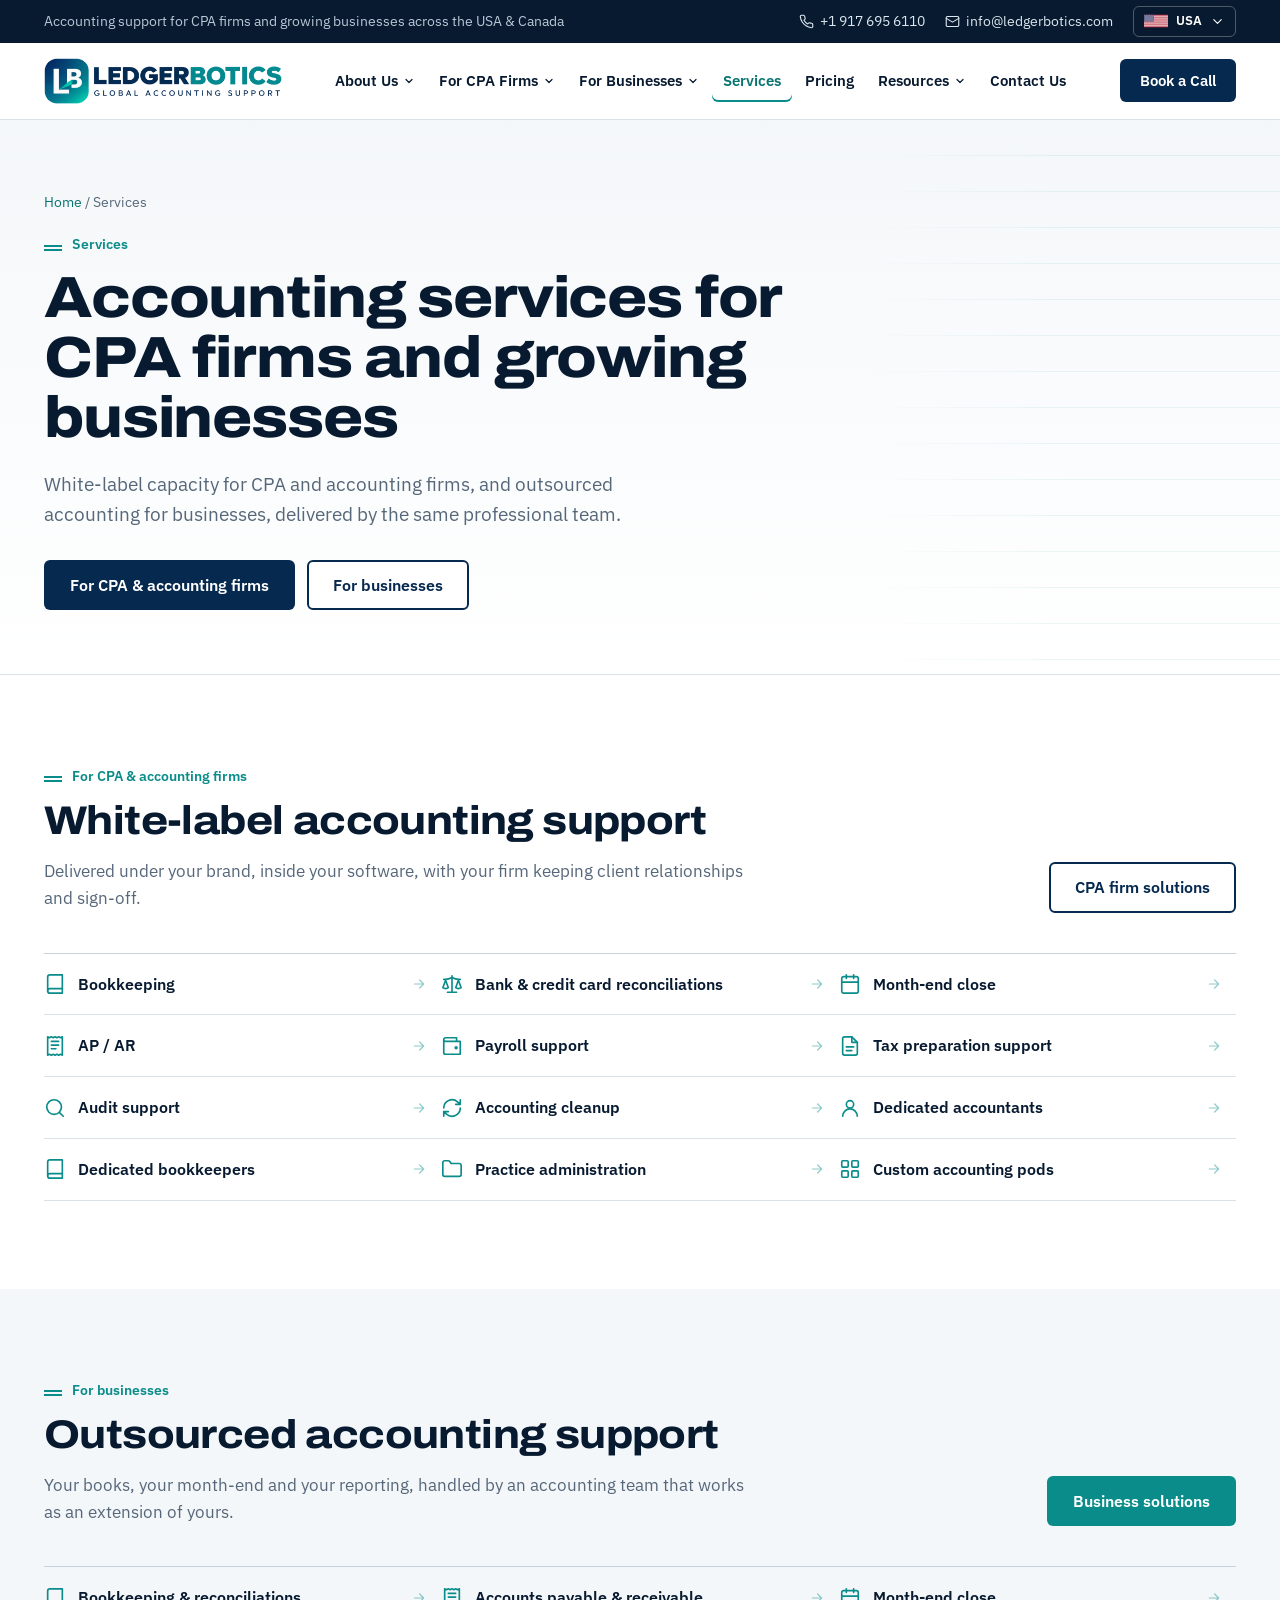
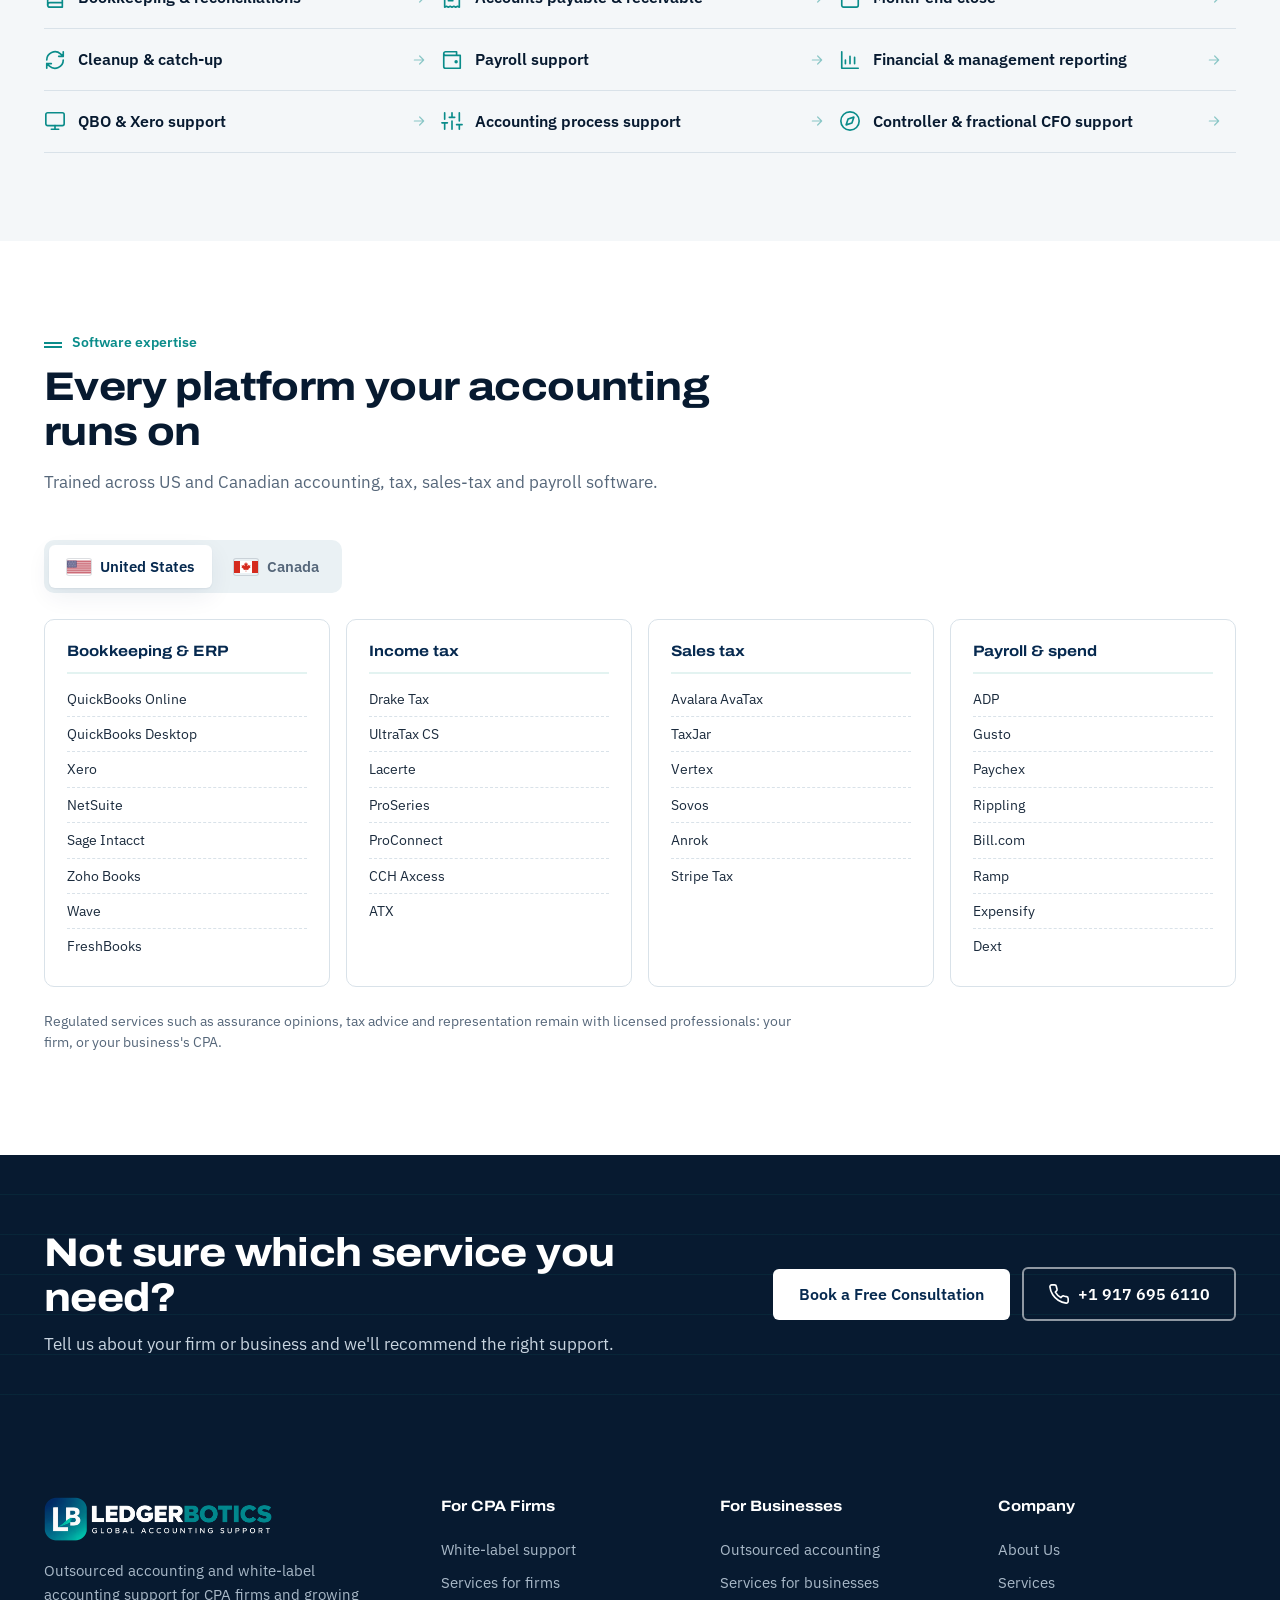
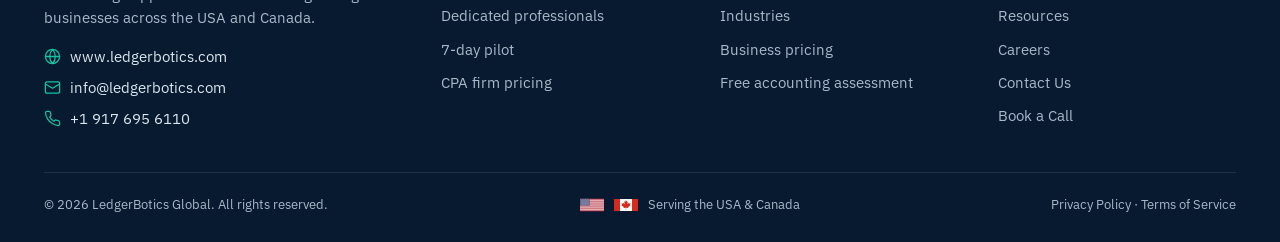
<file: index.html>
<!DOCTYPE html>
<html lang="en">
<head>
<meta charset="UTF-8">
<meta name="viewport" content="width=device-width, initial-scale=1, viewport-fit=cover">
<title>Accounting Services for CPA Firms & Businesses | LedgerBotics</title>
<meta name="description" content="Bookkeeping, reconciliations, month-end close, AP/AR, payroll, tax preparation support, reporting and controller support for CPA firms and businesses across the USA and Canada.">
<link rel="canonical" href="https://www.ledgerbotics.com/services.html">
<meta property="og:type" content="website">
<meta property="og:site_name" content="LedgerBotics">
<meta property="og:title" content="Accounting Services for CPA Firms & Businesses | LedgerBotics">
<meta property="og:description" content="Bookkeeping, reconciliations, month-end close, AP/AR, payroll, tax preparation support, reporting and controller support for CPA firms and businesses across the USA and Canada.">
<meta property="og:url" content="https://www.ledgerbotics.com/services.html">
<meta property="og:image" content="https://www.ledgerbotics.com/assets/img/ledgerbotics-logo-full.png">
<meta name="twitter:card" content="summary_large_image">
<meta name="theme-color" content="#06294F">
<link rel="icon" type="image/png" sizes="32x32" href="assets/img/ledgerbotics-icon-32.png">
<link rel="apple-touch-icon" href="assets/img/ledgerbotics-icon-180.png">
<link rel="preconnect" href="https://fonts.googleapis.com">
<link rel="preconnect" href="https://fonts.gstatic.com" crossorigin>
<link href="https://fonts.googleapis.com/css2?family=Archivo:wdth,wght@100..125,500..800&family=IBM+Plex+Sans:wght@400;500;600&display=swap" rel="stylesheet">
<link rel="stylesheet" href="assets/css/styles.css">
<script type="application/ld+json">{"@context": "https://schema.org", "@type": "ProfessionalService", "name": "LedgerBotics", "alternateName": "LedgerBotics Global", "slogan": "Global Accounting Support", "url": "https://www.ledgerbotics.com/", "logo": "https://www.ledgerbotics.com/assets/img/ledgerbotics-logo.png", "email": "info@ledgerbotics.com", "telephone": "+1 917 695 6110", "areaServed": [{"@type": "Country", "name": "United States"}, {"@type": "Country", "name": "Canada"}], "description": "Outsourced accounting and white-label accounting support for CPA firms and growing businesses across the USA and Canada."}</script>

</head>
<body data-page="services">
<a class="skip" href="#main">Skip to content</a>
<svg width="0" height="0" style="position:absolute" aria-hidden="true"><symbol id="i-check" viewBox="0 0 24 24"><path d="M20 6 9 17l-5-5"/></symbol><symbol id="i-plus" viewBox="0 0 24 24"><path d="M12 5v14M5 12h14"/></symbol><symbol id="i-x" viewBox="0 0 24 24"><path d="M18 6 6 18M6 6l12 12"/></symbol><symbol id="i-menu" viewBox="0 0 24 24"><path d="M4 6h16M4 12h16M4 18h16"/></symbol><symbol id="i-chevron" viewBox="0 0 24 24"><path d="m6 9 6 6 6-6"/></symbol><symbol id="i-arrow" viewBox="0 0 24 24"><path d="M5 12h14M13 6l6 6-6 6"/></symbol><symbol id="i-phone" viewBox="0 0 24 24"><path d="M22 16.9v3a2 2 0 0 1-2.2 2 19.8 19.8 0 0 1-8.6-3.1 19.5 19.5 0 0 1-6-6A19.8 19.8 0 0 1 2.1 4.2 2 2 0 0 1 4.1 2h3a2 2 0 0 1 2 1.7c.1 1 .4 1.9.7 2.8a2 2 0 0 1-.5 2.1L8 9.9a16 16 0 0 0 6 6l1.3-1.3a2 2 0 0 1 2.1-.4c.9.3 1.8.6 2.8.7a2 2 0 0 1 1.7 2z"/></symbol><symbol id="i-mail" viewBox="0 0 24 24"><rect x="2" y="4" width="20" height="16" rx="2"/><path d="m22 7-10 6L2 7"/></symbol><symbol id="i-globe" viewBox="0 0 24 24"><circle cx="12" cy="12" r="10"/><path d="M2 12h20M12 2a15 15 0 0 1 4 10 15 15 0 0 1-4 10 15 15 0 0 1-4-10 15 15 0 0 1 4-10z"/></symbol><symbol id="i-clock" viewBox="0 0 24 24"><circle cx="12" cy="12" r="10"/><path d="M12 6v6l4 2"/></symbol><symbol id="i-book" viewBox="0 0 24 24"><path d="M4 19.5A2.5 2.5 0 0 1 6.5 17H20V2H6.5A2.5 2.5 0 0 0 4 4.5v15z"/><path d="M4 19.5A2.5 2.5 0 0 0 6.5 22H20v-5"/></symbol><symbol id="i-scale" viewBox="0 0 24 24"><path d="m16 16 3-8 3 8c-.9.7-1.9 1-3 1s-2.1-.3-3-1Z"/><path d="m2 16 3-8 3 8c-.9.7-1.9 1-3 1s-2.1-.3-3-1Z"/><path d="M7 21h10M12 3v18M3 7h2c2 0 5-1 7-2 2 1 5 2 7 2h2"/></symbol><symbol id="i-calendar" viewBox="0 0 24 24"><rect x="3" y="4" width="18" height="18" rx="2"/><path d="M16 2v4M8 2v4M3 10h18"/></symbol><symbol id="i-receipt" viewBox="0 0 24 24"><path d="M4 2v20l2-1 2 1 2-1 2 1 2-1 2 1 2-1 2 1V2l-2 1-2-1-2 1-2-1-2 1-2-1-2 1Z"/><path d="M8 7h8M8 11h8M8 15h5"/></symbol><symbol id="i-wallet" viewBox="0 0 24 24"><path d="M3 5v14a2 2 0 0 0 2 2h16V7H5a2 2 0 0 1-2-2zm0 0a2 2 0 0 1 2-2h12v4"/><circle cx="16.5" cy="14" r="1"/></symbol><symbol id="i-file" viewBox="0 0 24 24"><path d="M14 2H6a2 2 0 0 0-2 2v16a2 2 0 0 0 2 2h12a2 2 0 0 0 2-2V8z"/><path d="M14 2v6h6M8 13h8M8 17h6"/></symbol><symbol id="i-search" viewBox="0 0 24 24"><circle cx="11" cy="11" r="8"/><path d="m21 21-4.3-4.3"/></symbol><symbol id="i-refresh" viewBox="0 0 24 24"><path d="M3 12a9 9 0 0 1 15-6.7L21 8M21 3v5h-5M21 12a9 9 0 0 1-15 6.7L3 16M8 16H3v5"/></symbol><symbol id="i-user" viewBox="0 0 24 24"><circle cx="12" cy="8" r="4"/><path d="M20 21a8 8 0 0 0-16 0"/></symbol><symbol id="i-users" viewBox="0 0 24 24"><circle cx="9" cy="8" r="4"/><path d="M2 21a7 7 0 0 1 14 0M16 3.1a4 4 0 0 1 0 7.8M22 21a7 7 0 0 0-4-6.3"/></symbol><symbol id="i-folder" viewBox="0 0 24 24"><path d="M4 20h16a2 2 0 0 0 2-2V8a2 2 0 0 0-2-2h-7.9a2 2 0 0 1-1.7-.9l-.8-1.2A2 2 0 0 0 7.9 3H4a2 2 0 0 0-2 2v13c0 1.1.9 2 2 2z"/></symbol><symbol id="i-grid" viewBox="0 0 24 24"><rect x="3" y="3" width="7" height="7" rx="1"/><rect x="14" y="3" width="7" height="7" rx="1"/><rect x="3" y="14" width="7" height="7" rx="1"/><rect x="14" y="14" width="7" height="7" rx="1"/></symbol><symbol id="i-check-circle" viewBox="0 0 24 24"><circle cx="12" cy="12" r="10"/><path d="m9 12 2 2 4-4"/></symbol><symbol id="i-shield" viewBox="0 0 24 24"><path d="M12 22s8-4 8-10V5l-8-3-8 3v7c0 6 8 10 8 10z"/><path d="m9 12 2 2 4-4"/></symbol><symbol id="i-percent" viewBox="0 0 24 24"><path d="M19 5 5 19"/><circle cx="6.5" cy="6.5" r="2.5"/><circle cx="17.5" cy="17.5" r="2.5"/></symbol><symbol id="i-trending" viewBox="0 0 24 24"><path d="M22 7 13.5 15.5l-5-5L2 17M16 7h6v6"/></symbol><symbol id="i-chart" viewBox="0 0 24 24"><path d="M3 3v18h18M7 16v-4M12 16V8M17 16v-7"/></symbol><symbol id="i-monitor" viewBox="0 0 24 24"><rect x="2" y="3" width="20" height="14" rx="2"/><path d="M8 21h8M12 17v4"/></symbol><symbol id="i-settings" viewBox="0 0 24 24"><path d="M4 21v-7M4 10V3M12 21v-9M12 8V3M20 21v-5M20 12V3M1 14h6M9 8h6M17 16h6"/></symbol><symbol id="i-compass" viewBox="0 0 24 24"><circle cx="12" cy="12" r="10"/><path d="m16.2 7.8-2.1 6.3-6.3 2.1 2.1-6.3z"/></symbol><symbol id="i-landmark" viewBox="0 0 24 24"><path d="M3 22h18M6 18v-7M10 18v-7M14 18v-7M18 18v-7M12 2l8 5H4z"/></symbol><symbol id="i-cloud" viewBox="0 0 24 24"><path d="M17.5 19H9a7 7 0 1 1 6.7-9h1.8a4.5 4.5 0 1 1 0 9z"/></symbol><symbol id="i-laptop" viewBox="0 0 24 24"><path d="M20 16V7a2 2 0 0 0-2-2H6a2 2 0 0 0-2 2v9m16 0H4m16 0 1.3 2.6a1 1 0 0 1-.9 1.4H3.6a1 1 0 0 1-.9-1.4L4 16"/></symbol><symbol id="i-cart" viewBox="0 0 24 24"><circle cx="8" cy="21" r="1"/><circle cx="19" cy="21" r="1"/><path d="M2 2h3l2.7 12.4a2 2 0 0 0 2 1.6h9.7a2 2 0 0 0 1.9-1.5L23 6H6"/></symbol><symbol id="i-building" viewBox="0 0 24 24"><rect x="4" y="2" width="16" height="20" rx="2"/><path d="M9 22v-4h6v4M8 6h.01M12 6h.01M16 6h.01M8 10h.01M12 10h.01M16 10h.01M8 14h.01M12 14h.01M16 14h.01"/></symbol><symbol id="i-heart" viewBox="0 0 24 24"><path d="M19 14c1.5-1.5 3-3.2 3-5.5A5.5 5.5 0 0 0 16.5 3c-1.8 0-3 .5-4.5 2-1.5-1.5-2.7-2-4.5-2A5.5 5.5 0 0 0 2 8.5c0 2.3 1.5 4 3 5.5l7 7z"/></symbol><symbol id="i-pulse" viewBox="0 0 24 24"><path d="M22 12h-4l-3 9L9 3l-3 9H2"/></symbol><symbol id="i-hammer" viewBox="0 0 24 24"><path d="M2 18h20M4 18v-2a8 8 0 0 1 16 0v2M10 8V5h4v3"/></symbol><symbol id="i-utensils" viewBox="0 0 24 24"><path d="M3 2v7c0 1.1.9 2 2 2h4a2 2 0 0 0 2-2V2M7 2v20M21 15V2a5 5 0 0 0-5 5v6c0 1.1.9 2 2 2h3zm0 0v7"/></symbol><symbol id="i-box" viewBox="0 0 24 24"><path d="M21 8a2 2 0 0 0-1-1.7l-7-4a2 2 0 0 0-2 0l-7 4A2 2 0 0 0 3 8v8a2 2 0 0 0 1 1.7l7 4a2 2 0 0 0 2 0l7-4a2 2 0 0 0 1-1.7z"/><path d="M3.3 7 12 12l8.7-5M12 22V12"/></symbol><symbol id="i-rocket" viewBox="0 0 24 24"><path d="M4.5 16.5c-1.5 1.3-2 5-2 5s3.7-.5 5-2c.7-.8.7-2.1-.1-2.9a2.2 2.2 0 0 0-2.9-.1zM12 15l-3-3a22 22 0 0 1 2-3.9A12.9 12.9 0 0 1 22 2c0 2.7-.8 7.5-6 11a22.4 22.4 0 0 1-4 2zM9 12H4s.6-3 2-4c1.6-1.1 5 0 5 0M12 15v5s3-.6 4-2c1.1-1.6 0-5 0-5"/></symbol><symbol id="i-award" viewBox="0 0 24 24"><circle cx="12" cy="8" r="6"/><path d="M15.5 13 17 22l-5-3-5 3 1.5-9"/></symbol><symbol id="i-route" viewBox="0 0 24 24"><circle cx="6" cy="19" r="3"/><circle cx="18" cy="5" r="3"/><path d="M9 19h8.5a3.5 3.5 0 0 0 0-7h-11a3.5 3.5 0 0 1 0-7H15"/></symbol><symbol id="i-layers" viewBox="0 0 24 24"><path d="m12 2 10 5-10 5L2 7zM2 17l10 5 10-5M2 12l10 5 10-5"/></symbol><symbol id="i-briefcase" viewBox="0 0 24 24"><rect x="2" y="7" width="20" height="14" rx="2"/><path d="M16 21V5a2 2 0 0 0-2-2h-4a2 2 0 0 0-2 2v16"/></symbol><symbol id="i-target" viewBox="0 0 24 24"><circle cx="12" cy="12" r="10"/><circle cx="12" cy="12" r="6"/><circle cx="12" cy="12" r="2"/></symbol><symbol id="i-tag" viewBox="0 0 24 24"><path d="M12 2H2v10l9.3 9.3a2.4 2.4 0 0 0 3.4 0l6.6-6.6a2.4 2.4 0 0 0 0-3.4z"/><path d="M7 7h.01"/></symbol><symbol id="i-expand" viewBox="0 0 24 24"><path d="M15 3h6v6M9 21H3v-6M21 3l-7 7M3 21l7-7"/></symbol><symbol id="i-lock" viewBox="0 0 24 24"><rect x="3" y="11" width="18" height="11" rx="2"/><path d="M7 11V7a5 5 0 0 1 10 0v4"/></symbol><symbol id="i-gavel" viewBox="0 0 24 24"><path d="m16 16 3-8 3 8c-.9.7-1.9 1-3 1s-2.1-.3-3-1Z"/><path d="m2 16 3-8 3 8c-.9.7-1.9 1-3 1s-2.1-.3-3-1Z"/><path d="M7 21h10M12 3v18M3 7h2c2 0 5-1 7-2 2 1 5 2 7 2h2"/></symbol><symbol id="i-hand" viewBox="0 0 24 24"><path d="M19 14c1.5-1.5 3-3.2 3-5.5A5.5 5.5 0 0 0 16.5 3c-1.8 0-3 .5-4.5 2-1.5-1.5-2.7-2-4.5-2A5.5 5.5 0 0 0 2 8.5c0 2.3 1.5 4 3 5.5l7 7z"/></symbol></svg>
<div class="topbar"><div class="container">
  <div class="tb-msg">Accounting support for CPA firms and growing businesses across the USA &amp; Canada</div>
  <div class="tb-links"><a href="tel:+19176956110"><svg class="ico" aria-hidden="true"><use href="#i-phone"></use></svg>+1 917 695 6110</a><a class="tb-mail" href="mailto:info@ledgerbotics.com"><svg class="ico" aria-hidden="true"><use href="#i-mail"></use></svg>info@ledgerbotics.com</a>
      <div class="country-pick">
        <button class="country-btn" id="countryBtn" type="button" aria-haspopup="true" aria-expanded="false" aria-label="Choose country">
          <span class="flag cb-flag" data-flag="us"></span><span class="cb-name">USA</span><svg class="ico caret" aria-hidden="true"><use href="#i-chevron"></use></svg>
        </button>
        <div class="country-menu" id="countryMenu" role="menu">
          <button type="button" role="menuitemradio" aria-checked="true" data-country="us"><span class="flag" data-flag="us"></span> United States</button>
          <button type="button" role="menuitemradio" aria-checked="false" data-country="ca"><span class="flag" data-flag="ca"></span> Canada</button>
        </div>
      </div>
  </div>
</div></div>
<header class="site-header">
  <div class="container nav">
    <a class="brand" href="index.html" aria-label="LedgerBotics home"><img src="assets/img/ledgerbotics-logo.png" alt="LedgerBotics — Global Accounting Support" width="900" height="174"></a>
    <nav aria-label="Main"><ul class="menu"><li><a href="about.html" aria-haspopup="true">About Us <svg class="ico caret" aria-hidden="true"><use href="#i-chevron"></use></svg></a><div class="dropdown"><a href="about.html"><svg class="ico" aria-hidden="true"><use href="#i-globe"></use></svg><span><b>About LedgerBotics</b><small>Who we are and how we work</small></span></a><a href="about.html#why" data-svc="why-us"><svg class="ico" aria-hidden="true"><use href="#i-award"></use></svg><span><b>Why LedgerBotics</b><small>What sets our delivery apart</small></span></a><a href="about.html#why" data-svc="how-we-work"><svg class="ico" aria-hidden="true"><use href="#i-route"></use></svg><span><b>How we work</b><small>A clear, predictable start</small></span></a><a href="about.html#team"><svg class="ico" aria-hidden="true"><use href="#i-users"></use></svg><span><b>Our team</b><small>Professionals matched to the work</small></span></a><a href="about.html#why" data-svc="careers"><svg class="ico" aria-hidden="true"><use href="#i-briefcase"></use></svg><span><b>Careers</b><small>Join LedgerBotics</small></span></a></div></li><li><a href="for-cpa-firms.html" aria-haspopup="true">For CPA Firms <svg class="ico caret" aria-hidden="true"><use href="#i-chevron"></use></svg></a><div class="dropdown"><a href="for-cpa-firms.html"><svg class="ico" aria-hidden="true"><use href="#i-landmark"></use></svg><span><b>White-label accounting support</b><small>Capacity working behind your brand</small></span></a><a href="for-cpa-firms.html#services"><svg class="ico" aria-hidden="true"><use href="#i-layers"></use></svg><span><b>Services for firms</b><small>Bookkeeping, close, tax and audit support</small></span></a><a href="for-cpa-firms.html#roles"><svg class="ico" aria-hidden="true"><use href="#i-users"></use></svg><span><b>Dedicated professionals</b><small>Accountants, bookkeepers and pods</small></span></a><a href="for-cpa-firms.html#pilot"><svg class="ico" aria-hidden="true"><use href="#i-target"></use></svg><span><b>7-day pilot</b><small>Test one account or workstream</small></span></a><a href="pricing.html#cpa"><svg class="ico" aria-hidden="true"><use href="#i-tag"></use></svg><span><b>CPA firm pricing</b><small>Fixed monthly capacity</small></span></a></div></li><li><a href="for-businesses.html" aria-haspopup="true">For Businesses <svg class="ico caret" aria-hidden="true"><use href="#i-chevron"></use></svg></a><div class="dropdown"><a href="for-businesses.html"><svg class="ico" aria-hidden="true"><use href="#i-building"></use></svg><span><b>Outsourced accounting</b><small>An accounting team for your business</small></span></a><a href="for-businesses.html#services"><svg class="ico" aria-hidden="true"><use href="#i-layers"></use></svg><span><b>Services for businesses</b><small>Bookkeeping to CFO support</small></span></a><a href="for-businesses.html#how"><svg class="ico" aria-hidden="true"><use href="#i-route"></use></svg><span><b>How it works</b><small>Assessment, quote, onboarding</small></span></a><a href="pricing.html#business"><svg class="ico" aria-hidden="true"><use href="#i-tag"></use></svg><span><b>Business pricing</b><small>Custom quote for your needs</small></span></a><a href="contact.html?type=business&intent=assessment"><svg class="ico" aria-hidden="true"><use href="#i-check-circle"></use></svg><span><b>Free accounting assessment</b><small>No obligation</small></span></a></div></li><li><a href="services.html" aria-current="page">Services</a></li><li><a href="pricing.html">Pricing</a></li><li><a href="resources.html" aria-haspopup="true">Resources <svg class="ico caret" aria-hidden="true"><use href="#i-chevron"></use></svg></a><div class="dropdown"><a href="resources.html#articles"><svg class="ico" aria-hidden="true"><use href="#i-book"></use></svg><span><b>Articles & guides</b><small>Practical accounting guidance</small></span></a><a href="resources.html#scenarios"><svg class="ico" aria-hidden="true"><use href="#i-chart"></use></svg><span><b>Engagement scenarios</b><small>Illustrative examples</small></span></a><a href="resources.html#faq"><svg class="ico" aria-hidden="true"><use href="#i-file"></use></svg><span><b>FAQ</b><small>Answers for firms and businesses</small></span></a></div></li><li><a href="contact.html">Contact Us</a></li></ul></nav>
    <div class="nav-right">
      <a class="btn btn-primary book-btn" href="contact.html?intent=consultation">Book a Call</a>
      <button class="hamburger" id="menuOpen" type="button" aria-label="Open menu" aria-expanded="false" aria-controls="drawer"><svg class="ico" aria-hidden="true"><use href="#i-menu"></use></svg></button>
    </div>
  </div>
</header>
<div class="drawer-backdrop" id="drawerBackdrop"></div>
<aside class="drawer" id="drawer" aria-label="Mobile menu" aria-hidden="true">
  <div class="drawer-head"><img src="assets/img/ledgerbotics-logo.png" alt="LedgerBotics" width="900" height="174"><button class="drawer-close" id="menuClose" type="button" aria-label="Close menu"><svg class="ico" aria-hidden="true"><use href="#i-x"></use></svg></button></div>
  <nav><a href="about.html">About Us</a><a href="for-cpa-firms.html">For CPA Firms</a><a class="sub" href="for-cpa-firms.html#services">Services for firms</a><a class="sub" href="pricing.html#cpa">CPA firm pricing</a><a href="for-businesses.html">For Businesses</a><a class="sub" href="for-businesses.html#services">Services for businesses</a><a class="sub" href="contact.html?type=business&intent=assessment">Free accounting assessment</a><a href="services.html" aria-current="page">Services</a><a href="pricing.html">Pricing</a><a href="resources.html">Resources</a><a href="contact.html">Contact Us</a></nav>
  <div class="drawer-country" role="group" aria-label="Country">
    <button type="button" data-country="us" aria-pressed="true"><span class="flag" data-flag="us"></span> USA</button>
    <button type="button" data-country="ca" aria-pressed="false"><span class="flag" data-flag="ca"></span> Canada</button>
  </div>
  <a class="btn btn-primary btn-block" href="contact.html?intent=consultation">Book a Call</a>
  <a class="btn btn-outline btn-block" style="margin-top:10px" href="tel:+19176956110"><svg class="ico" aria-hidden="true"><use href="#i-phone"></use></svg> +1 917 695 6110</a>
</aside>
<main id="main"><section class="page-hero"><div class="container">
  <div class="crumbs"><a href="index.html">Home</a> / Services</div>
  <span class="label">Services</span><h1>Accounting services for CPA firms and growing businesses</h1><p class="lead">White-label capacity for CPA and accounting firms, and outsourced accounting for businesses, delivered by the same professional team.</p>
  <div class="btn-row"><a class="btn btn-primary" href="#cpa">For CPA &amp; accounting firms</a><a class="btn btn-outline" href="#business">For businesses</a></div></div></section>
<section class="section" id="cpa"><div class="container">
  <div class="split-head">
    <div class="sec-head"><span class="label">For CPA &amp; accounting firms</span><h2>White-label accounting support</h2><p>Delivered under your brand, inside your software, with your firm keeping client relationships and sign-off.</p></div>
    <a class="btn btn-outline" href="for-cpa-firms.html">CPA firm solutions</a>
  </div>
  <div class="svc-list">
    <button type="button" data-svc="bookkeeping"><svg class="ico" aria-hidden="true"><use href="#i-book"></use></svg><span>Bookkeeping</span><svg class="ico arrow" aria-hidden="true"><use href="#i-arrow"></use></svg></button>
    <button type="button" data-svc="recon"><svg class="ico" aria-hidden="true"><use href="#i-scale"></use></svg><span>Bank & credit card reconciliations</span><svg class="ico arrow" aria-hidden="true"><use href="#i-arrow"></use></svg></button>
    <button type="button" data-svc="accounting-outsourcing"><svg class="ico" aria-hidden="true"><use href="#i-calendar"></use></svg><span>Month-end close</span><svg class="ico arrow" aria-hidden="true"><use href="#i-arrow"></use></svg></button>
    <button type="button" data-svc="arap"><svg class="ico" aria-hidden="true"><use href="#i-receipt"></use></svg><span>AP / AR</span><svg class="ico arrow" aria-hidden="true"><use href="#i-arrow"></use></svg></button>
    <button type="button" data-svc="payroll"><svg class="ico" aria-hidden="true"><use href="#i-wallet"></use></svg><span>Payroll support</span><svg class="ico arrow" aria-hidden="true"><use href="#i-arrow"></use></svg></button>
    <button type="button" data-svc="tax-prep"><svg class="ico" aria-hidden="true"><use href="#i-file"></use></svg><span>Tax preparation support</span><svg class="ico arrow" aria-hidden="true"><use href="#i-arrow"></use></svg></button>
    <button type="button" data-svc="audit"><svg class="ico" aria-hidden="true"><use href="#i-search"></use></svg><span>Audit support</span><svg class="ico arrow" aria-hidden="true"><use href="#i-arrow"></use></svg></button>
    <button type="button" data-svc="cleanup"><svg class="ico" aria-hidden="true"><use href="#i-refresh"></use></svg><span>Accounting cleanup</span><svg class="ico arrow" aria-hidden="true"><use href="#i-arrow"></use></svg></button>
    <button type="button" data-svc="hire-accountant"><svg class="ico" aria-hidden="true"><use href="#i-user"></use></svg><span>Dedicated accountants</span><svg class="ico arrow" aria-hidden="true"><use href="#i-arrow"></use></svg></button>
    <button type="button" data-svc="hire-bookkeeper"><svg class="ico" aria-hidden="true"><use href="#i-book"></use></svg><span>Dedicated bookkeepers</span><svg class="ico arrow" aria-hidden="true"><use href="#i-arrow"></use></svg></button>
    <button type="button" data-svc="vadmin"><svg class="ico" aria-hidden="true"><use href="#i-folder"></use></svg><span>Practice administration</span><svg class="ico arrow" aria-hidden="true"><use href="#i-arrow"></use></svg></button>
    <button type="button" data-svc="pod"><svg class="ico" aria-hidden="true"><use href="#i-grid"></use></svg><span>Custom accounting pods</span><svg class="ico arrow" aria-hidden="true"><use href="#i-arrow"></use></svg></button>
  </div>
</div></section>

<section class="section bg-paper" id="business"><div class="container">
  <div class="split-head">
    <div class="sec-head"><span class="label">For businesses</span><h2>Outsourced accounting support</h2><p>Your books, your month-end and your reporting, handled by an accounting team that works as an extension of yours.</p></div>
    <a class="btn btn-teal" href="for-businesses.html">Business solutions</a>
  </div>
  <div class="svc-list">
    <button type="button" data-svc="b-books"><svg class="ico" aria-hidden="true"><use href="#i-book"></use></svg><span>Bookkeeping & reconciliations</span><svg class="ico arrow" aria-hidden="true"><use href="#i-arrow"></use></svg></button>
    <button type="button" data-svc="b-apar"><svg class="ico" aria-hidden="true"><use href="#i-receipt"></use></svg><span>Accounts payable & receivable</span><svg class="ico arrow" aria-hidden="true"><use href="#i-arrow"></use></svg></button>
    <button type="button" data-svc="b-close"><svg class="ico" aria-hidden="true"><use href="#i-calendar"></use></svg><span>Month-end close</span><svg class="ico arrow" aria-hidden="true"><use href="#i-arrow"></use></svg></button>
    <button type="button" data-svc="b-cleanup"><svg class="ico" aria-hidden="true"><use href="#i-refresh"></use></svg><span>Cleanup & catch-up</span><svg class="ico arrow" aria-hidden="true"><use href="#i-arrow"></use></svg></button>
    <button type="button" data-svc="b-payroll"><svg class="ico" aria-hidden="true"><use href="#i-wallet"></use></svg><span>Payroll support</span><svg class="ico arrow" aria-hidden="true"><use href="#i-arrow"></use></svg></button>
    <button type="button" data-svc="b-reporting"><svg class="ico" aria-hidden="true"><use href="#i-chart"></use></svg><span>Financial & management reporting</span><svg class="ico arrow" aria-hidden="true"><use href="#i-arrow"></use></svg></button>
    <button type="button" data-svc="b-software"><svg class="ico" aria-hidden="true"><use href="#i-monitor"></use></svg><span>QBO & Xero support</span><svg class="ico arrow" aria-hidden="true"><use href="#i-arrow"></use></svg></button>
    <button type="button" data-svc="b-process"><svg class="ico" aria-hidden="true"><use href="#i-settings"></use></svg><span>Accounting process support</span><svg class="ico arrow" aria-hidden="true"><use href="#i-arrow"></use></svg></button>
    <button type="button" data-svc="b-controller"><svg class="ico" aria-hidden="true"><use href="#i-compass"></use></svg><span>Controller & fractional CFO support</span><svg class="ico arrow" aria-hidden="true"><use href="#i-arrow"></use></svg></button>
  </div>
</div></section>

<section class="section"><div class="container">
  <div class="sec-head"><span class="label">Software expertise</span><h2>Every platform your accounting runs on</h2><p>Trained across US and Canadian accounting, tax, sales-tax and payroll software.</p></div>
  <div class="tabs" role="tablist" aria-label="Software by country" data-country-tabs>
  <button role="tab" id="sw-us-t" aria-controls="sw-us" aria-selected="true" data-tab-country="us"><span class="flag" data-flag="us"></span> United States</button>
  <button role="tab" id="sw-ca-t" aria-controls="sw-ca" aria-selected="false" tabindex="-1" data-tab-country="ca"><span class="flag" data-flag="ca"></span> Canada</button>
</div>
<div class="tab-panel" id="sw-us" role="tabpanel" aria-labelledby="sw-us-t"><div class="soft-grid">
  <div class="soft-cat"><h4>Bookkeeping & ERP</h4><ul><li>QuickBooks Online</li><li>QuickBooks Desktop</li><li>Xero</li><li>NetSuite</li><li>Sage Intacct</li><li>Zoho Books</li><li>Wave</li><li>FreshBooks</li></ul></div>
  <div class="soft-cat"><h4>Income tax</h4><ul><li>Drake Tax</li><li>UltraTax CS</li><li>Lacerte</li><li>ProSeries</li><li>ProConnect</li><li>CCH Axcess</li><li>ATX</li></ul></div>
  <div class="soft-cat"><h4>Sales tax</h4><ul><li>Avalara AvaTax</li><li>TaxJar</li><li>Vertex</li><li>Sovos</li><li>Anrok</li><li>Stripe Tax</li></ul></div>
  <div class="soft-cat"><h4>Payroll & spend</h4><ul><li>ADP</li><li>Gusto</li><li>Paychex</li><li>Rippling</li><li>Bill.com</li><li>Ramp</li><li>Expensify</li><li>Dext</li></ul></div>
</div></div>
<div class="tab-panel" id="sw-ca" role="tabpanel" aria-labelledby="sw-ca-t" hidden><div class="soft-grid">
  <div class="soft-cat"><h4>Bookkeeping</h4><ul><li>QuickBooks Online Canada</li><li>Xero Canada</li><li>Sage 50 Canada</li><li>Wave</li><li>FreshBooks</li></ul></div>
  <div class="soft-cat"><h4>T1 / T2 tax</h4><ul><li>TaxCycle</li><li>Profile</li><li>CCH iFirm Tax</li><li>Cantax</li><li>UFile Pro</li><li>DT Max</li></ul></div>
  <div class="soft-cat"><h4>GST / HST / PST / QST</h4><ul><li>QBO Canadian tax</li><li>Xero Canada tax</li><li>Sage 50 Canada</li><li>Avalara Canada</li></ul></div>
  <div class="soft-cat"><h4>Payroll & working papers</h4><ul><li>Wagepoint</li><li>Payworks</li><li>Ceridian Dayforce</li><li>QBO Payroll Canada</li><li>CaseWare</li></ul></div>
</div></div>
  <p class="small muted" style="margin-top:24px;max-width:760px">Regulated services such as assurance opinions, tax advice and representation remain with licensed professionals: your firm, or your business's CPA.</p>
</div></section>
<section class="cta-band"><div class="container">
  <div><h2>Not sure which service you need?</h2><p>Tell us about your firm or business and we'll recommend the right support.</p></div>
  <div class="btn-row"><a class="btn btn-light" href="contact.html?intent=consultation">Book a Free Consultation</a><a class="btn btn-ghost-light" href="tel:+19176956110"><svg class="ico" aria-hidden="true"><use href="#i-phone"></use></svg> +1 917 695 6110</a></div>
</div></section></main>
<footer class="site-footer">
  <div class="container">
    <div class="foot-grid">
      <div class="foot-brand">
        <img src="assets/img/ledgerbotics-logo-white.png" alt="LedgerBotics — Global Accounting Support" width="900" height="174" loading="lazy">
        <p>Outsourced accounting and white-label accounting support for CPA firms and growing businesses across the USA and Canada.</p>
        <div class="foot-contact">
          <a href="https://www.ledgerbotics.com"><svg class="ico" aria-hidden="true"><use href="#i-globe"></use></svg>www.ledgerbotics.com</a>
          <a href="mailto:info@ledgerbotics.com"><svg class="ico" aria-hidden="true"><use href="#i-mail"></use></svg>info@ledgerbotics.com</a>
          <a href="tel:+19176956110"><svg class="ico" aria-hidden="true"><use href="#i-phone"></use></svg>+1 917 695 6110</a>
        </div>
      </div>
      <nav aria-label="For CPA firms"><h4>For CPA Firms</h4>
        <a href="for-cpa-firms.html">White-label support</a>
        <a href="for-cpa-firms.html#services">Services for firms</a>
        <a href="for-cpa-firms.html#roles">Dedicated professionals</a>
        <a href="for-cpa-firms.html#pilot">7-day pilot</a>
        <a href="pricing.html#cpa">CPA firm pricing</a>
      </nav>
      <nav aria-label="For businesses"><h4>For Businesses</h4>
        <a href="for-businesses.html">Outsourced accounting</a>
        <a href="for-businesses.html#services">Services for businesses</a>
        <a href="for-businesses.html#industries">Industries</a>
        <a href="pricing.html#business">Business pricing</a>
        <a href="contact.html?type=business&amp;intent=assessment">Free accounting assessment</a>
      </nav>
      <nav aria-label="Company"><h4>Company</h4>
        <a href="about.html">About Us</a>
        <a href="services.html">Services</a>
        <a href="resources.html">Resources</a>
        <a href="about.html#why" data-svc="careers">Careers</a>
        <a href="contact.html">Contact Us</a>
        <a href="contact.html?intent=consultation">Book a Call</a>
      </nav>
    </div>
    <div class="foot-bottom">
      <div>© <span id="year">2026</span> LedgerBotics Global. All rights reserved.</div>
      <div style="display:flex;gap:10px;align-items:center"><span class="flag" data-flag="us"></span><span class="flag" data-flag="ca"></span><span>Serving the USA &amp; Canada</span></div>
      <div>Privacy Policy · Terms of Service</div>
    </div>
  </div>
</footer>
<div class="modal-bg" id="modalBg" role="dialog" aria-modal="true" aria-labelledby="mTitle">
  <div class="modal">
    <div class="modal-head"><div class="ic" id="mIc"></div><div><h3 id="mTitle"></h3><p id="mSub"></p></div>
      <button class="modal-close" id="mClose" type="button" aria-label="Close"><svg class="ico" aria-hidden="true"><use href="#i-x"></use></svg></button></div>
    <div class="modal-body" id="mBody"></div>
  </div>
</div>
<script src="assets/js/data.js"></script>
<script src="assets/js/site.js"></script>
</body>
</html>
</file>
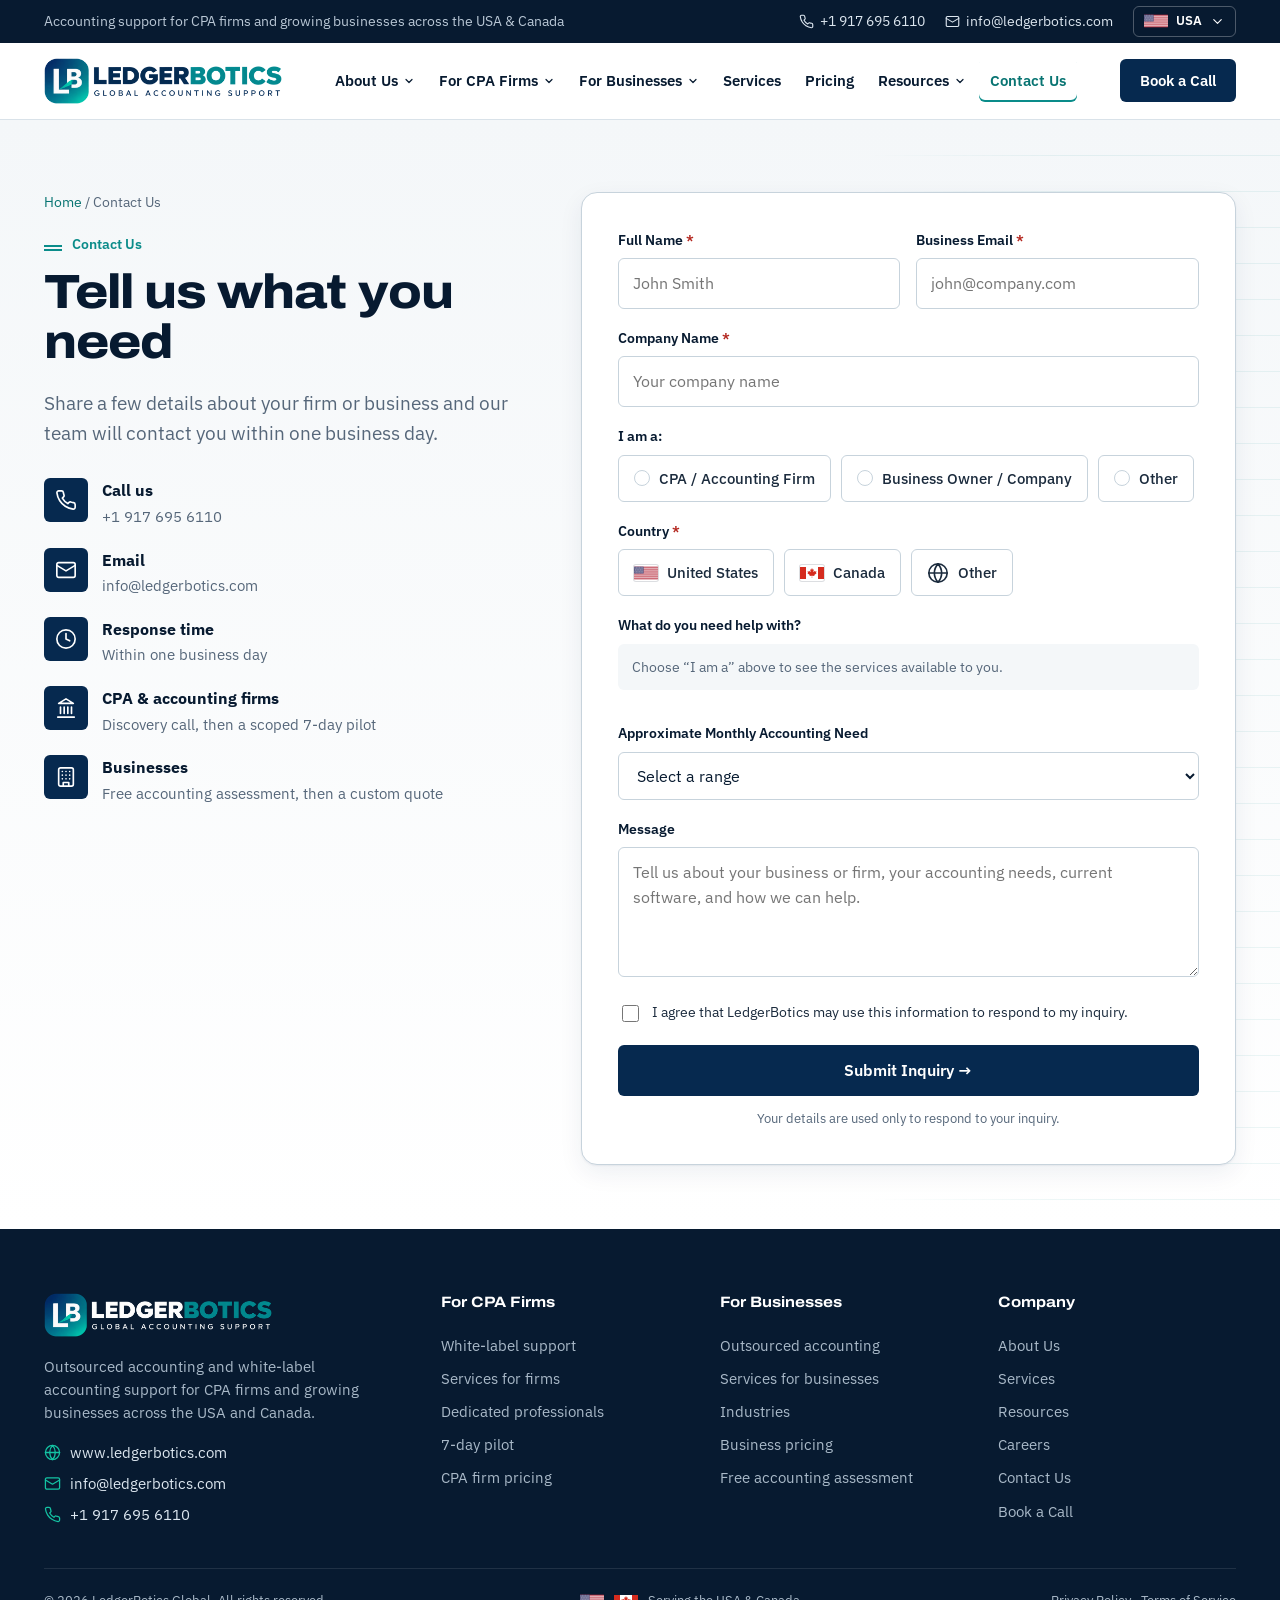
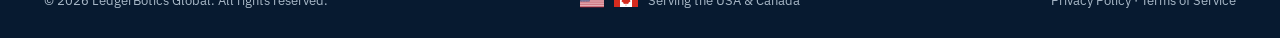
<file: contact.html>
<!DOCTYPE html>
<html lang="en">
<head>
<meta charset="UTF-8">
<meta name="viewport" content="width=device-width, initial-scale=1, viewport-fit=cover">
<title>Contact LedgerBotics | Book a Call</title>
<meta name="description" content="Contact LedgerBotics for white-label accounting support for CPA firms or outsourced accounting for your business. We reply within one business day.">
<link rel="canonical" href="https://www.ledgerbotics.com/contact.html">
<meta property="og:type" content="website">
<meta property="og:site_name" content="LedgerBotics">
<meta property="og:title" content="Contact LedgerBotics | Book a Call">
<meta property="og:description" content="Contact LedgerBotics for white-label accounting support for CPA firms or outsourced accounting for your business. We reply within one business day.">
<meta property="og:url" content="https://www.ledgerbotics.com/contact.html">
<meta property="og:image" content="https://www.ledgerbotics.com/assets/img/ledgerbotics-logo-full.png">
<meta name="twitter:card" content="summary_large_image">
<meta name="theme-color" content="#06294F">
<link rel="icon" type="image/png" sizes="32x32" href="assets/img/ledgerbotics-icon-32.png">
<link rel="apple-touch-icon" href="assets/img/ledgerbotics-icon-180.png">
<link rel="preconnect" href="https://fonts.googleapis.com">
<link rel="preconnect" href="https://fonts.gstatic.com" crossorigin>
<link href="https://fonts.googleapis.com/css2?family=Archivo:wdth,wght@100..125,500..800&family=IBM+Plex+Sans:wght@400;500;600&display=swap" rel="stylesheet">
<link rel="stylesheet" href="assets/css/styles.css">
<script type="application/ld+json">{"@context": "https://schema.org", "@type": "ProfessionalService", "name": "LedgerBotics", "alternateName": "LedgerBotics Global", "slogan": "Global Accounting Support", "url": "https://www.ledgerbotics.com/", "logo": "https://www.ledgerbotics.com/assets/img/ledgerbotics-logo.png", "email": "info@ledgerbotics.com", "telephone": "+1 917 695 6110", "areaServed": [{"@type": "Country", "name": "United States"}, {"@type": "Country", "name": "Canada"}], "description": "Outsourced accounting and white-label accounting support for CPA firms and growing businesses across the USA and Canada."}</script>

</head>
<body data-page="contact">
<a class="skip" href="#main">Skip to content</a>
<svg width="0" height="0" style="position:absolute" aria-hidden="true"><symbol id="i-check" viewBox="0 0 24 24"><path d="M20 6 9 17l-5-5"/></symbol><symbol id="i-plus" viewBox="0 0 24 24"><path d="M12 5v14M5 12h14"/></symbol><symbol id="i-x" viewBox="0 0 24 24"><path d="M18 6 6 18M6 6l12 12"/></symbol><symbol id="i-menu" viewBox="0 0 24 24"><path d="M4 6h16M4 12h16M4 18h16"/></symbol><symbol id="i-chevron" viewBox="0 0 24 24"><path d="m6 9 6 6 6-6"/></symbol><symbol id="i-arrow" viewBox="0 0 24 24"><path d="M5 12h14M13 6l6 6-6 6"/></symbol><symbol id="i-phone" viewBox="0 0 24 24"><path d="M22 16.9v3a2 2 0 0 1-2.2 2 19.8 19.8 0 0 1-8.6-3.1 19.5 19.5 0 0 1-6-6A19.8 19.8 0 0 1 2.1 4.2 2 2 0 0 1 4.1 2h3a2 2 0 0 1 2 1.7c.1 1 .4 1.9.7 2.8a2 2 0 0 1-.5 2.1L8 9.9a16 16 0 0 0 6 6l1.3-1.3a2 2 0 0 1 2.1-.4c.9.3 1.8.6 2.8.7a2 2 0 0 1 1.7 2z"/></symbol><symbol id="i-mail" viewBox="0 0 24 24"><rect x="2" y="4" width="20" height="16" rx="2"/><path d="m22 7-10 6L2 7"/></symbol><symbol id="i-globe" viewBox="0 0 24 24"><circle cx="12" cy="12" r="10"/><path d="M2 12h20M12 2a15 15 0 0 1 4 10 15 15 0 0 1-4 10 15 15 0 0 1-4-10 15 15 0 0 1 4-10z"/></symbol><symbol id="i-clock" viewBox="0 0 24 24"><circle cx="12" cy="12" r="10"/><path d="M12 6v6l4 2"/></symbol><symbol id="i-book" viewBox="0 0 24 24"><path d="M4 19.5A2.5 2.5 0 0 1 6.5 17H20V2H6.5A2.5 2.5 0 0 0 4 4.5v15z"/><path d="M4 19.5A2.5 2.5 0 0 0 6.5 22H20v-5"/></symbol><symbol id="i-scale" viewBox="0 0 24 24"><path d="m16 16 3-8 3 8c-.9.7-1.9 1-3 1s-2.1-.3-3-1Z"/><path d="m2 16 3-8 3 8c-.9.7-1.9 1-3 1s-2.1-.3-3-1Z"/><path d="M7 21h10M12 3v18M3 7h2c2 0 5-1 7-2 2 1 5 2 7 2h2"/></symbol><symbol id="i-calendar" viewBox="0 0 24 24"><rect x="3" y="4" width="18" height="18" rx="2"/><path d="M16 2v4M8 2v4M3 10h18"/></symbol><symbol id="i-receipt" viewBox="0 0 24 24"><path d="M4 2v20l2-1 2 1 2-1 2 1 2-1 2 1 2-1 2 1V2l-2 1-2-1-2 1-2-1-2 1-2-1-2 1Z"/><path d="M8 7h8M8 11h8M8 15h5"/></symbol><symbol id="i-wallet" viewBox="0 0 24 24"><path d="M3 5v14a2 2 0 0 0 2 2h16V7H5a2 2 0 0 1-2-2zm0 0a2 2 0 0 1 2-2h12v4"/><circle cx="16.5" cy="14" r="1"/></symbol><symbol id="i-file" viewBox="0 0 24 24"><path d="M14 2H6a2 2 0 0 0-2 2v16a2 2 0 0 0 2 2h12a2 2 0 0 0 2-2V8z"/><path d="M14 2v6h6M8 13h8M8 17h6"/></symbol><symbol id="i-search" viewBox="0 0 24 24"><circle cx="11" cy="11" r="8"/><path d="m21 21-4.3-4.3"/></symbol><symbol id="i-refresh" viewBox="0 0 24 24"><path d="M3 12a9 9 0 0 1 15-6.7L21 8M21 3v5h-5M21 12a9 9 0 0 1-15 6.7L3 16M8 16H3v5"/></symbol><symbol id="i-user" viewBox="0 0 24 24"><circle cx="12" cy="8" r="4"/><path d="M20 21a8 8 0 0 0-16 0"/></symbol><symbol id="i-users" viewBox="0 0 24 24"><circle cx="9" cy="8" r="4"/><path d="M2 21a7 7 0 0 1 14 0M16 3.1a4 4 0 0 1 0 7.8M22 21a7 7 0 0 0-4-6.3"/></symbol><symbol id="i-folder" viewBox="0 0 24 24"><path d="M4 20h16a2 2 0 0 0 2-2V8a2 2 0 0 0-2-2h-7.9a2 2 0 0 1-1.7-.9l-.8-1.2A2 2 0 0 0 7.9 3H4a2 2 0 0 0-2 2v13c0 1.1.9 2 2 2z"/></symbol><symbol id="i-grid" viewBox="0 0 24 24"><rect x="3" y="3" width="7" height="7" rx="1"/><rect x="14" y="3" width="7" height="7" rx="1"/><rect x="3" y="14" width="7" height="7" rx="1"/><rect x="14" y="14" width="7" height="7" rx="1"/></symbol><symbol id="i-check-circle" viewBox="0 0 24 24"><circle cx="12" cy="12" r="10"/><path d="m9 12 2 2 4-4"/></symbol><symbol id="i-shield" viewBox="0 0 24 24"><path d="M12 22s8-4 8-10V5l-8-3-8 3v7c0 6 8 10 8 10z"/><path d="m9 12 2 2 4-4"/></symbol><symbol id="i-percent" viewBox="0 0 24 24"><path d="M19 5 5 19"/><circle cx="6.5" cy="6.5" r="2.5"/><circle cx="17.5" cy="17.5" r="2.5"/></symbol><symbol id="i-trending" viewBox="0 0 24 24"><path d="M22 7 13.5 15.5l-5-5L2 17M16 7h6v6"/></symbol><symbol id="i-chart" viewBox="0 0 24 24"><path d="M3 3v18h18M7 16v-4M12 16V8M17 16v-7"/></symbol><symbol id="i-monitor" viewBox="0 0 24 24"><rect x="2" y="3" width="20" height="14" rx="2"/><path d="M8 21h8M12 17v4"/></symbol><symbol id="i-settings" viewBox="0 0 24 24"><path d="M4 21v-7M4 10V3M12 21v-9M12 8V3M20 21v-5M20 12V3M1 14h6M9 8h6M17 16h6"/></symbol><symbol id="i-compass" viewBox="0 0 24 24"><circle cx="12" cy="12" r="10"/><path d="m16.2 7.8-2.1 6.3-6.3 2.1 2.1-6.3z"/></symbol><symbol id="i-landmark" viewBox="0 0 24 24"><path d="M3 22h18M6 18v-7M10 18v-7M14 18v-7M18 18v-7M12 2l8 5H4z"/></symbol><symbol id="i-cloud" viewBox="0 0 24 24"><path d="M17.5 19H9a7 7 0 1 1 6.7-9h1.8a4.5 4.5 0 1 1 0 9z"/></symbol><symbol id="i-laptop" viewBox="0 0 24 24"><path d="M20 16V7a2 2 0 0 0-2-2H6a2 2 0 0 0-2 2v9m16 0H4m16 0 1.3 2.6a1 1 0 0 1-.9 1.4H3.6a1 1 0 0 1-.9-1.4L4 16"/></symbol><symbol id="i-cart" viewBox="0 0 24 24"><circle cx="8" cy="21" r="1"/><circle cx="19" cy="21" r="1"/><path d="M2 2h3l2.7 12.4a2 2 0 0 0 2 1.6h9.7a2 2 0 0 0 1.9-1.5L23 6H6"/></symbol><symbol id="i-building" viewBox="0 0 24 24"><rect x="4" y="2" width="16" height="20" rx="2"/><path d="M9 22v-4h6v4M8 6h.01M12 6h.01M16 6h.01M8 10h.01M12 10h.01M16 10h.01M8 14h.01M12 14h.01M16 14h.01"/></symbol><symbol id="i-heart" viewBox="0 0 24 24"><path d="M19 14c1.5-1.5 3-3.2 3-5.5A5.5 5.5 0 0 0 16.5 3c-1.8 0-3 .5-4.5 2-1.5-1.5-2.7-2-4.5-2A5.5 5.5 0 0 0 2 8.5c0 2.3 1.5 4 3 5.5l7 7z"/></symbol><symbol id="i-pulse" viewBox="0 0 24 24"><path d="M22 12h-4l-3 9L9 3l-3 9H2"/></symbol><symbol id="i-hammer" viewBox="0 0 24 24"><path d="M2 18h20M4 18v-2a8 8 0 0 1 16 0v2M10 8V5h4v3"/></symbol><symbol id="i-utensils" viewBox="0 0 24 24"><path d="M3 2v7c0 1.1.9 2 2 2h4a2 2 0 0 0 2-2V2M7 2v20M21 15V2a5 5 0 0 0-5 5v6c0 1.1.9 2 2 2h3zm0 0v7"/></symbol><symbol id="i-box" viewBox="0 0 24 24"><path d="M21 8a2 2 0 0 0-1-1.7l-7-4a2 2 0 0 0-2 0l-7 4A2 2 0 0 0 3 8v8a2 2 0 0 0 1 1.7l7 4a2 2 0 0 0 2 0l7-4a2 2 0 0 0 1-1.7z"/><path d="M3.3 7 12 12l8.7-5M12 22V12"/></symbol><symbol id="i-rocket" viewBox="0 0 24 24"><path d="M4.5 16.5c-1.5 1.3-2 5-2 5s3.7-.5 5-2c.7-.8.7-2.1-.1-2.9a2.2 2.2 0 0 0-2.9-.1zM12 15l-3-3a22 22 0 0 1 2-3.9A12.9 12.9 0 0 1 22 2c0 2.7-.8 7.5-6 11a22.4 22.4 0 0 1-4 2zM9 12H4s.6-3 2-4c1.6-1.1 5 0 5 0M12 15v5s3-.6 4-2c1.1-1.6 0-5 0-5"/></symbol><symbol id="i-award" viewBox="0 0 24 24"><circle cx="12" cy="8" r="6"/><path d="M15.5 13 17 22l-5-3-5 3 1.5-9"/></symbol><symbol id="i-route" viewBox="0 0 24 24"><circle cx="6" cy="19" r="3"/><circle cx="18" cy="5" r="3"/><path d="M9 19h8.5a3.5 3.5 0 0 0 0-7h-11a3.5 3.5 0 0 1 0-7H15"/></symbol><symbol id="i-layers" viewBox="0 0 24 24"><path d="m12 2 10 5-10 5L2 7zM2 17l10 5 10-5M2 12l10 5 10-5"/></symbol><symbol id="i-briefcase" viewBox="0 0 24 24"><rect x="2" y="7" width="20" height="14" rx="2"/><path d="M16 21V5a2 2 0 0 0-2-2h-4a2 2 0 0 0-2 2v16"/></symbol><symbol id="i-target" viewBox="0 0 24 24"><circle cx="12" cy="12" r="10"/><circle cx="12" cy="12" r="6"/><circle cx="12" cy="12" r="2"/></symbol><symbol id="i-tag" viewBox="0 0 24 24"><path d="M12 2H2v10l9.3 9.3a2.4 2.4 0 0 0 3.4 0l6.6-6.6a2.4 2.4 0 0 0 0-3.4z"/><path d="M7 7h.01"/></symbol><symbol id="i-expand" viewBox="0 0 24 24"><path d="M15 3h6v6M9 21H3v-6M21 3l-7 7M3 21l7-7"/></symbol><symbol id="i-lock" viewBox="0 0 24 24"><rect x="3" y="11" width="18" height="11" rx="2"/><path d="M7 11V7a5 5 0 0 1 10 0v4"/></symbol><symbol id="i-gavel" viewBox="0 0 24 24"><path d="m16 16 3-8 3 8c-.9.7-1.9 1-3 1s-2.1-.3-3-1Z"/><path d="m2 16 3-8 3 8c-.9.7-1.9 1-3 1s-2.1-.3-3-1Z"/><path d="M7 21h10M12 3v18M3 7h2c2 0 5-1 7-2 2 1 5 2 7 2h2"/></symbol><symbol id="i-hand" viewBox="0 0 24 24"><path d="M19 14c1.5-1.5 3-3.2 3-5.5A5.5 5.5 0 0 0 16.5 3c-1.8 0-3 .5-4.5 2-1.5-1.5-2.7-2-4.5-2A5.5 5.5 0 0 0 2 8.5c0 2.3 1.5 4 3 5.5l7 7z"/></symbol></svg>
<div class="topbar"><div class="container">
  <div class="tb-msg">Accounting support for CPA firms and growing businesses across the USA &amp; Canada</div>
  <div class="tb-links"><a href="tel:+19176956110"><svg class="ico" aria-hidden="true"><use href="#i-phone"></use></svg>+1 917 695 6110</a><a class="tb-mail" href="mailto:info@ledgerbotics.com"><svg class="ico" aria-hidden="true"><use href="#i-mail"></use></svg>info@ledgerbotics.com</a>
      <div class="country-pick">
        <button class="country-btn" id="countryBtn" type="button" aria-haspopup="true" aria-expanded="false" aria-label="Choose country">
          <span class="flag cb-flag" data-flag="us"></span><span class="cb-name">USA</span><svg class="ico caret" aria-hidden="true"><use href="#i-chevron"></use></svg>
        </button>
        <div class="country-menu" id="countryMenu" role="menu">
          <button type="button" role="menuitemradio" aria-checked="true" data-country="us"><span class="flag" data-flag="us"></span> United States</button>
          <button type="button" role="menuitemradio" aria-checked="false" data-country="ca"><span class="flag" data-flag="ca"></span> Canada</button>
        </div>
      </div>
  </div>
</div></div>
<header class="site-header">
  <div class="container nav">
    <a class="brand" href="index.html" aria-label="LedgerBotics home"><img src="assets/img/ledgerbotics-logo.png" alt="LedgerBotics — Global Accounting Support" width="900" height="174"></a>
    <nav aria-label="Main"><ul class="menu"><li><a href="about.html" aria-haspopup="true">About Us <svg class="ico caret" aria-hidden="true"><use href="#i-chevron"></use></svg></a><div class="dropdown"><a href="about.html"><svg class="ico" aria-hidden="true"><use href="#i-globe"></use></svg><span><b>About LedgerBotics</b><small>Who we are and how we work</small></span></a><a href="about.html#why" data-svc="why-us"><svg class="ico" aria-hidden="true"><use href="#i-award"></use></svg><span><b>Why LedgerBotics</b><small>What sets our delivery apart</small></span></a><a href="about.html#why" data-svc="how-we-work"><svg class="ico" aria-hidden="true"><use href="#i-route"></use></svg><span><b>How we work</b><small>A clear, predictable start</small></span></a><a href="about.html#team"><svg class="ico" aria-hidden="true"><use href="#i-users"></use></svg><span><b>Our team</b><small>Professionals matched to the work</small></span></a><a href="about.html#why" data-svc="careers"><svg class="ico" aria-hidden="true"><use href="#i-briefcase"></use></svg><span><b>Careers</b><small>Join LedgerBotics</small></span></a></div></li><li><a href="for-cpa-firms.html" aria-haspopup="true">For CPA Firms <svg class="ico caret" aria-hidden="true"><use href="#i-chevron"></use></svg></a><div class="dropdown"><a href="for-cpa-firms.html"><svg class="ico" aria-hidden="true"><use href="#i-landmark"></use></svg><span><b>White-label accounting support</b><small>Capacity working behind your brand</small></span></a><a href="for-cpa-firms.html#services"><svg class="ico" aria-hidden="true"><use href="#i-layers"></use></svg><span><b>Services for firms</b><small>Bookkeeping, close, tax and audit support</small></span></a><a href="for-cpa-firms.html#roles"><svg class="ico" aria-hidden="true"><use href="#i-users"></use></svg><span><b>Dedicated professionals</b><small>Accountants, bookkeepers and pods</small></span></a><a href="for-cpa-firms.html#pilot"><svg class="ico" aria-hidden="true"><use href="#i-target"></use></svg><span><b>7-day pilot</b><small>Test one account or workstream</small></span></a><a href="pricing.html#cpa"><svg class="ico" aria-hidden="true"><use href="#i-tag"></use></svg><span><b>CPA firm pricing</b><small>Fixed monthly capacity</small></span></a></div></li><li><a href="for-businesses.html" aria-haspopup="true">For Businesses <svg class="ico caret" aria-hidden="true"><use href="#i-chevron"></use></svg></a><div class="dropdown"><a href="for-businesses.html"><svg class="ico" aria-hidden="true"><use href="#i-building"></use></svg><span><b>Outsourced accounting</b><small>An accounting team for your business</small></span></a><a href="for-businesses.html#services"><svg class="ico" aria-hidden="true"><use href="#i-layers"></use></svg><span><b>Services for businesses</b><small>Bookkeeping to CFO support</small></span></a><a href="for-businesses.html#how"><svg class="ico" aria-hidden="true"><use href="#i-route"></use></svg><span><b>How it works</b><small>Assessment, quote, onboarding</small></span></a><a href="pricing.html#business"><svg class="ico" aria-hidden="true"><use href="#i-tag"></use></svg><span><b>Business pricing</b><small>Custom quote for your needs</small></span></a><a href="contact.html?type=business&intent=assessment"><svg class="ico" aria-hidden="true"><use href="#i-check-circle"></use></svg><span><b>Free accounting assessment</b><small>No obligation</small></span></a></div></li><li><a href="services.html">Services</a></li><li><a href="pricing.html">Pricing</a></li><li><a href="resources.html" aria-haspopup="true">Resources <svg class="ico caret" aria-hidden="true"><use href="#i-chevron"></use></svg></a><div class="dropdown"><a href="resources.html#articles"><svg class="ico" aria-hidden="true"><use href="#i-book"></use></svg><span><b>Articles & guides</b><small>Practical accounting guidance</small></span></a><a href="resources.html#scenarios"><svg class="ico" aria-hidden="true"><use href="#i-chart"></use></svg><span><b>Engagement scenarios</b><small>Illustrative examples</small></span></a><a href="resources.html#faq"><svg class="ico" aria-hidden="true"><use href="#i-file"></use></svg><span><b>FAQ</b><small>Answers for firms and businesses</small></span></a></div></li><li><a href="contact.html" aria-current="page">Contact Us</a></li></ul></nav>
    <div class="nav-right">
      <a class="btn btn-primary book-btn" href="contact.html?intent=consultation">Book a Call</a>
      <button class="hamburger" id="menuOpen" type="button" aria-label="Open menu" aria-expanded="false" aria-controls="drawer"><svg class="ico" aria-hidden="true"><use href="#i-menu"></use></svg></button>
    </div>
  </div>
</header>
<div class="drawer-backdrop" id="drawerBackdrop"></div>
<aside class="drawer" id="drawer" aria-label="Mobile menu" aria-hidden="true">
  <div class="drawer-head"><img src="assets/img/ledgerbotics-logo.png" alt="LedgerBotics" width="900" height="174"><button class="drawer-close" id="menuClose" type="button" aria-label="Close menu"><svg class="ico" aria-hidden="true"><use href="#i-x"></use></svg></button></div>
  <nav><a href="about.html">About Us</a><a href="for-cpa-firms.html">For CPA Firms</a><a class="sub" href="for-cpa-firms.html#services">Services for firms</a><a class="sub" href="pricing.html#cpa">CPA firm pricing</a><a href="for-businesses.html">For Businesses</a><a class="sub" href="for-businesses.html#services">Services for businesses</a><a class="sub" href="contact.html?type=business&intent=assessment">Free accounting assessment</a><a href="services.html">Services</a><a href="pricing.html">Pricing</a><a href="resources.html">Resources</a><a href="contact.html" aria-current="page">Contact Us</a></nav>
  <div class="drawer-country" role="group" aria-label="Country">
    <button type="button" data-country="us" aria-pressed="true"><span class="flag" data-flag="us"></span> USA</button>
    <button type="button" data-country="ca" aria-pressed="false"><span class="flag" data-flag="ca"></span> Canada</button>
  </div>
  <a class="btn btn-primary btn-block" href="contact.html?intent=consultation">Book a Call</a>
  <a class="btn btn-outline btn-block" style="margin-top:10px" href="tel:+19176956110"><svg class="ico" aria-hidden="true"><use href="#i-phone"></use></svg> +1 917 695 6110</a>
</aside>
<main id="main">
<section class="section page-hero" style="border-bottom:0"><div class="container contact-grid">
  <div>
    <div class="crumbs"><a href="index.html">Home</a> / Contact Us</div>
    <span class="label">Contact Us</span>
    <h1 id="contactHeading" style="font-size:clamp(32px,4vw,48px)">Tell us what you need</h1>
    <p class="lead" style="margin-top:16px">Share a few details about your firm or business and our team will contact you within one business day.</p>
    <div class="cpoints">
      <div class="cpoint"><span class="ic"><svg class="ico" aria-hidden="true"><use href="#i-phone"></use></svg></span><div><b>Call us</b><a href="tel:+19176956110">+1 917 695 6110</a></div></div>
      <div class="cpoint"><span class="ic"><svg class="ico" aria-hidden="true"><use href="#i-mail"></use></svg></span><div><b>Email</b><a href="mailto:info@ledgerbotics.com">info@ledgerbotics.com</a></div></div>
      <div class="cpoint"><span class="ic"><svg class="ico" aria-hidden="true"><use href="#i-clock"></use></svg></span><div><b>Response time</b><span>Within one business day</span></div></div>
      <div class="cpoint"><span class="ic"><svg class="ico" aria-hidden="true"><use href="#i-landmark"></use></svg></span><div><b>CPA &amp; accounting firms</b><span>Discovery call, then a scoped 7-day pilot</span></div></div>
      <div class="cpoint"><span class="ic"><svg class="ico" aria-hidden="true"><use href="#i-building"></use></svg></span><div><b>Businesses</b><span>Free accounting assessment, then a custom quote</span></div></div>
    </div>
  </div>

  <div class="form-card">
    <form id="contactForm" novalidate>
      <input type="hidden" name="source" id="f_source">
      <div class="hp" aria-hidden="true"><label>Leave this field empty<input type="text" name="_honey" tabindex="-1" autocomplete="off"></label></div>
      <div class="frow">
        <div class="field" data-field="name"><label for="f_name">Full Name <span class="req">*</span></label>
          <input id="f_name" type="text" name="full_name" placeholder="John Smith" autocomplete="name" required><div class="err" role="alert"></div></div>
        <div class="field" data-field="email"><label for="f_email">Business Email <span class="req">*</span></label>
          <input id="f_email" type="email" name="email" placeholder="john@company.com" autocomplete="email" inputmode="email" required><div class="err" role="alert"></div></div>
      </div>
      <div class="field" data-field="company"><label for="f_company">Company Name <span class="req">*</span></label>
        <input id="f_company" type="text" name="company" placeholder="Your company name" autocomplete="organization" required><div class="err" role="alert"></div></div>

      <fieldset class="field" data-field="audience"><legend class="flabel">I am a:</legend>
        <div class="choice-row">
          <label class="choice"><input type="radio" name="audience" value="cpa"><span>CPA / Accounting Firm</span></label>
          <label class="choice"><input type="radio" name="audience" value="business"><span>Business Owner / Company</span></label>
          <label class="choice"><input type="radio" name="audience" value="other"><span>Other</span></label>
        </div><div class="err" role="alert"></div></fieldset>

      <fieldset class="field" data-field="country"><legend class="flabel">Country <span class="req">*</span></legend>
        <div class="choice-row">
          <label class="choice flagged"><input type="radio" name="country" value="United States" required><span><span class="flag" data-flag="us"></span> United States</span></label>
          <label class="choice flagged"><input type="radio" name="country" value="Canada"><span><span class="flag" data-flag="ca"></span> Canada</span></label>
          <label class="choice flagged"><input type="radio" name="country" value="Other"><span><svg class="ico" aria-hidden="true"><use href="#i-globe"></use></svg> Other</span></label>
        </div><div class="err" role="alert"></div></fieldset>

      <fieldset class="field" data-field="services"><legend class="flabel">What do you need help with?</legend>
        <div id="svcOptions" aria-live="polite"></div></fieldset>

      <div class="field" data-field="budget"><label for="f_budget">Approximate Monthly Accounting Need</label>
        <select id="f_budget" name="budget">
          <option value="">Select a range</option>
          <option>Under $1,000</option><option>$1,000–$2,500</option><option>$2,500–$5,000</option><option>$5,000+</option><option>Not sure</option>
        </select></div>

      <div class="field" data-field="message"><label for="f_message">Message</label>
        <textarea id="f_message" name="message" placeholder="Tell us about your business or firm, your accounting needs, current software, and how we can help."></textarea><div class="err" role="alert"></div></div>

      <div class="field" data-field="consent" style="margin-bottom:0">
        <label class="consent"><input type="checkbox" name="consent" value="yes"><span>I agree that LedgerBotics may use this information to respond to my inquiry.</span></label>
        <div class="err" role="alert"></div></div>

      <div class="form-error" id="formError" role="alert"></div>
      <button type="submit" class="btn btn-primary btn-block">Submit Inquiry →</button>
      <p class="form-note">Your details are used only to respond to your inquiry.</p>
    </form>
    <div class="form-success" id="formSuccess" role="status" aria-live="polite">
      <div class="tick"><svg class="ico" aria-hidden="true"><use href="#i-check"></use></svg></div>
      <h3>Thank you! Your inquiry has been received.</h3>
      <p>Our team will review your requirements and contact you within one business day.</p>
      <p class="small">A confirmation email is on its way to you.</p>
      <div class="btn-row" style="justify-content:center;margin-top:20px"><a class="btn btn-outline" href="index.html">Back to home</a><a class="btn btn-outline" href="resources.html">Browse resources</a></div>
    </div>
  </div>
</div></section>
</main>
<footer class="site-footer">
  <div class="container">
    <div class="foot-grid">
      <div class="foot-brand">
        <img src="assets/img/ledgerbotics-logo-white.png" alt="LedgerBotics — Global Accounting Support" width="900" height="174" loading="lazy">
        <p>Outsourced accounting and white-label accounting support for CPA firms and growing businesses across the USA and Canada.</p>
        <div class="foot-contact">
          <a href="https://www.ledgerbotics.com"><svg class="ico" aria-hidden="true"><use href="#i-globe"></use></svg>www.ledgerbotics.com</a>
          <a href="mailto:info@ledgerbotics.com"><svg class="ico" aria-hidden="true"><use href="#i-mail"></use></svg>info@ledgerbotics.com</a>
          <a href="tel:+19176956110"><svg class="ico" aria-hidden="true"><use href="#i-phone"></use></svg>+1 917 695 6110</a>
        </div>
      </div>
      <nav aria-label="For CPA firms"><h4>For CPA Firms</h4>
        <a href="for-cpa-firms.html">White-label support</a>
        <a href="for-cpa-firms.html#services">Services for firms</a>
        <a href="for-cpa-firms.html#roles">Dedicated professionals</a>
        <a href="for-cpa-firms.html#pilot">7-day pilot</a>
        <a href="pricing.html#cpa">CPA firm pricing</a>
      </nav>
      <nav aria-label="For businesses"><h4>For Businesses</h4>
        <a href="for-businesses.html">Outsourced accounting</a>
        <a href="for-businesses.html#services">Services for businesses</a>
        <a href="for-businesses.html#industries">Industries</a>
        <a href="pricing.html#business">Business pricing</a>
        <a href="contact.html?type=business&amp;intent=assessment">Free accounting assessment</a>
      </nav>
      <nav aria-label="Company"><h4>Company</h4>
        <a href="about.html">About Us</a>
        <a href="services.html">Services</a>
        <a href="resources.html">Resources</a>
        <a href="about.html#why" data-svc="careers">Careers</a>
        <a href="contact.html">Contact Us</a>
        <a href="contact.html?intent=consultation">Book a Call</a>
      </nav>
    </div>
    <div class="foot-bottom">
      <div>© <span id="year">2026</span> LedgerBotics Global. All rights reserved.</div>
      <div style="display:flex;gap:10px;align-items:center"><span class="flag" data-flag="us"></span><span class="flag" data-flag="ca"></span><span>Serving the USA &amp; Canada</span></div>
      <div>Privacy Policy · Terms of Service</div>
    </div>
  </div>
</footer>
<div class="modal-bg" id="modalBg" role="dialog" aria-modal="true" aria-labelledby="mTitle">
  <div class="modal">
    <div class="modal-head"><div class="ic" id="mIc"></div><div><h3 id="mTitle"></h3><p id="mSub"></p></div>
      <button class="modal-close" id="mClose" type="button" aria-label="Close"><svg class="ico" aria-hidden="true"><use href="#i-x"></use></svg></button></div>
    <div class="modal-body" id="mBody"></div>
  </div>
</div>
<script src="assets/js/data.js"></script>
<script src="assets/js/site.js"></script>
</body>
</html>
</file>
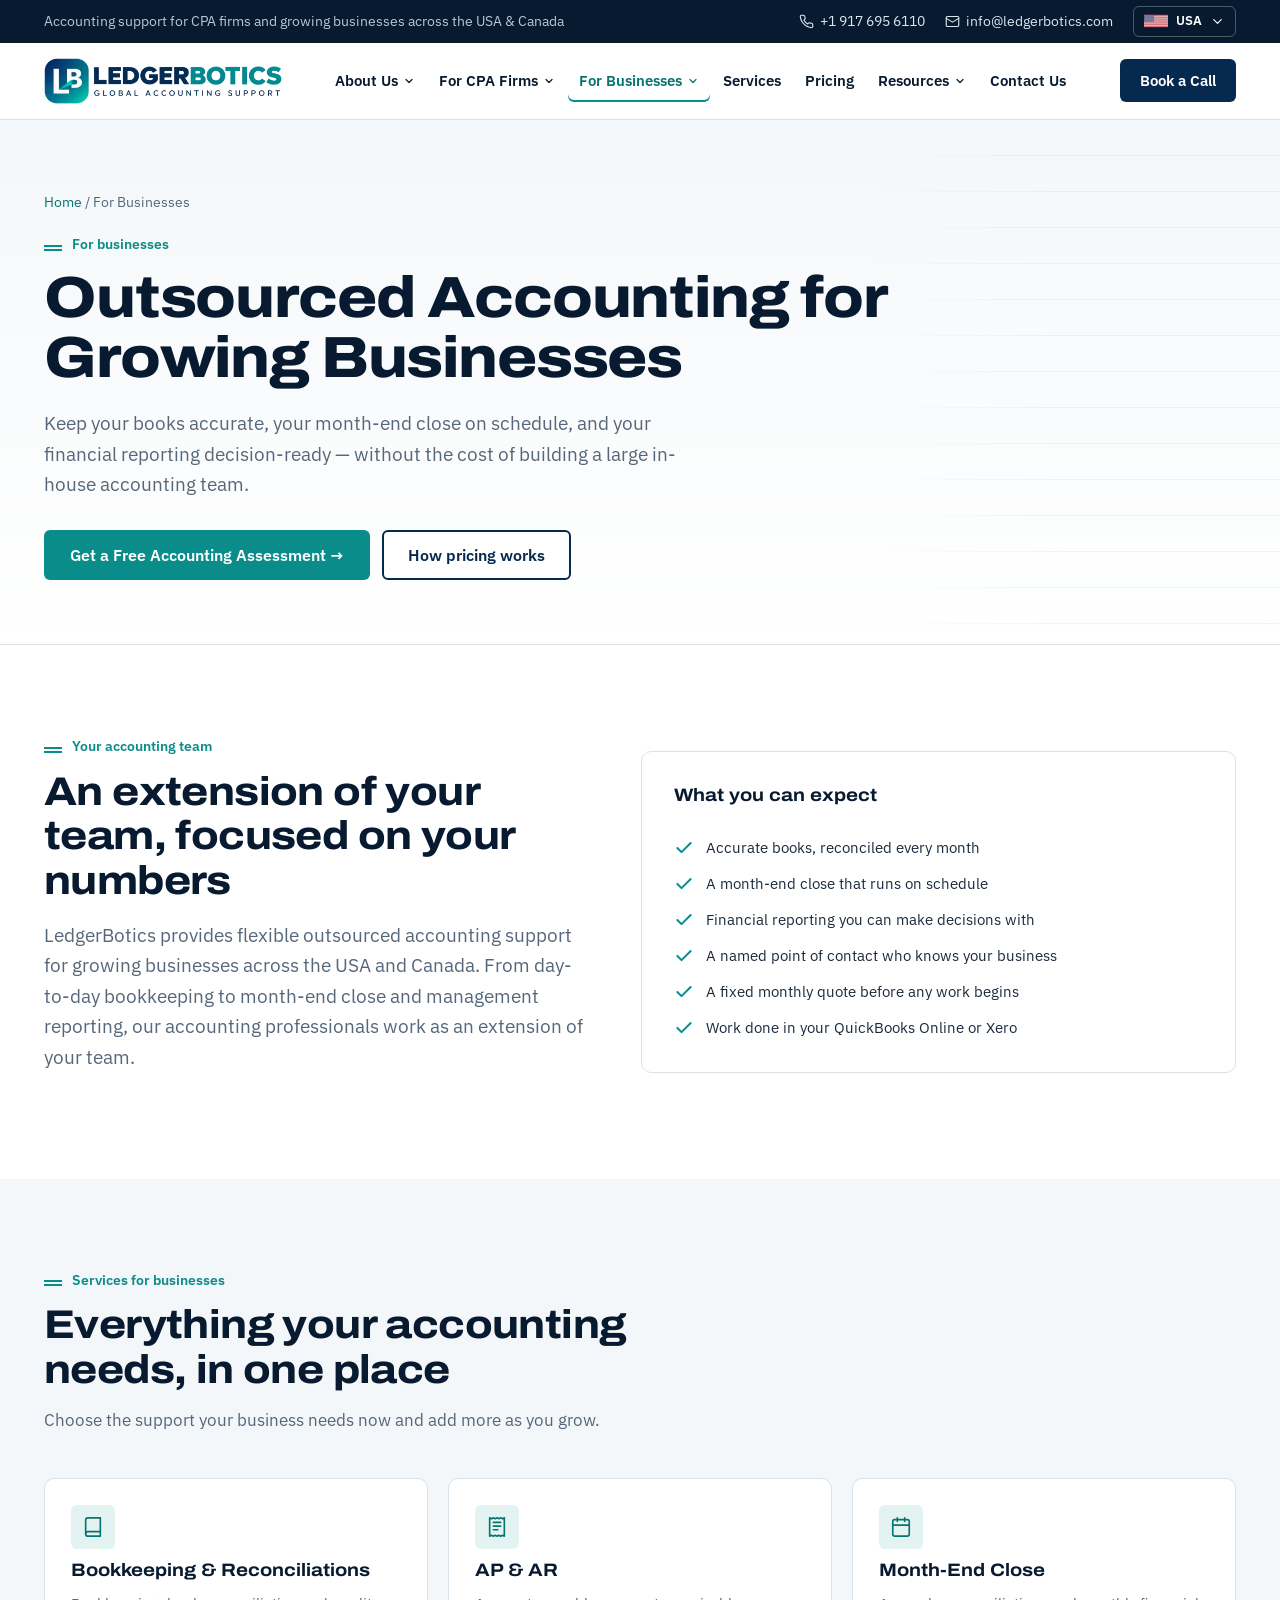
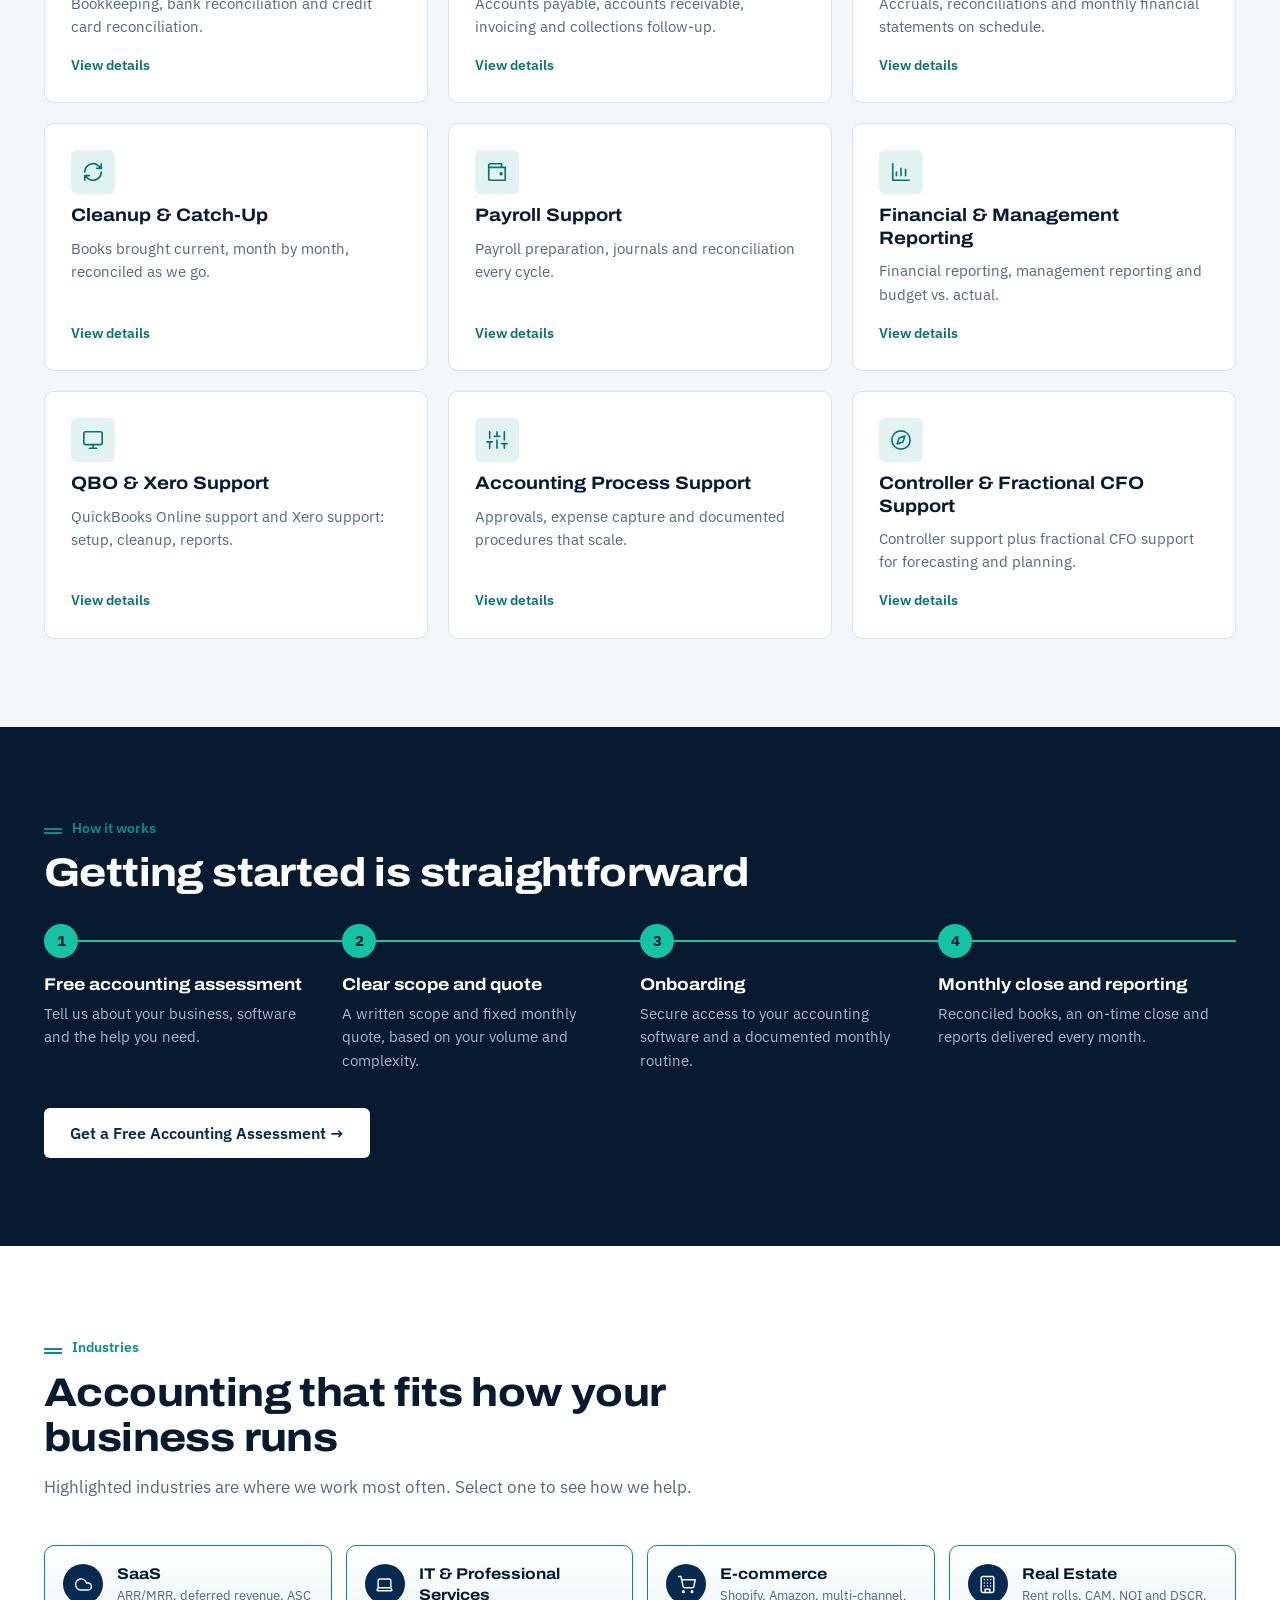
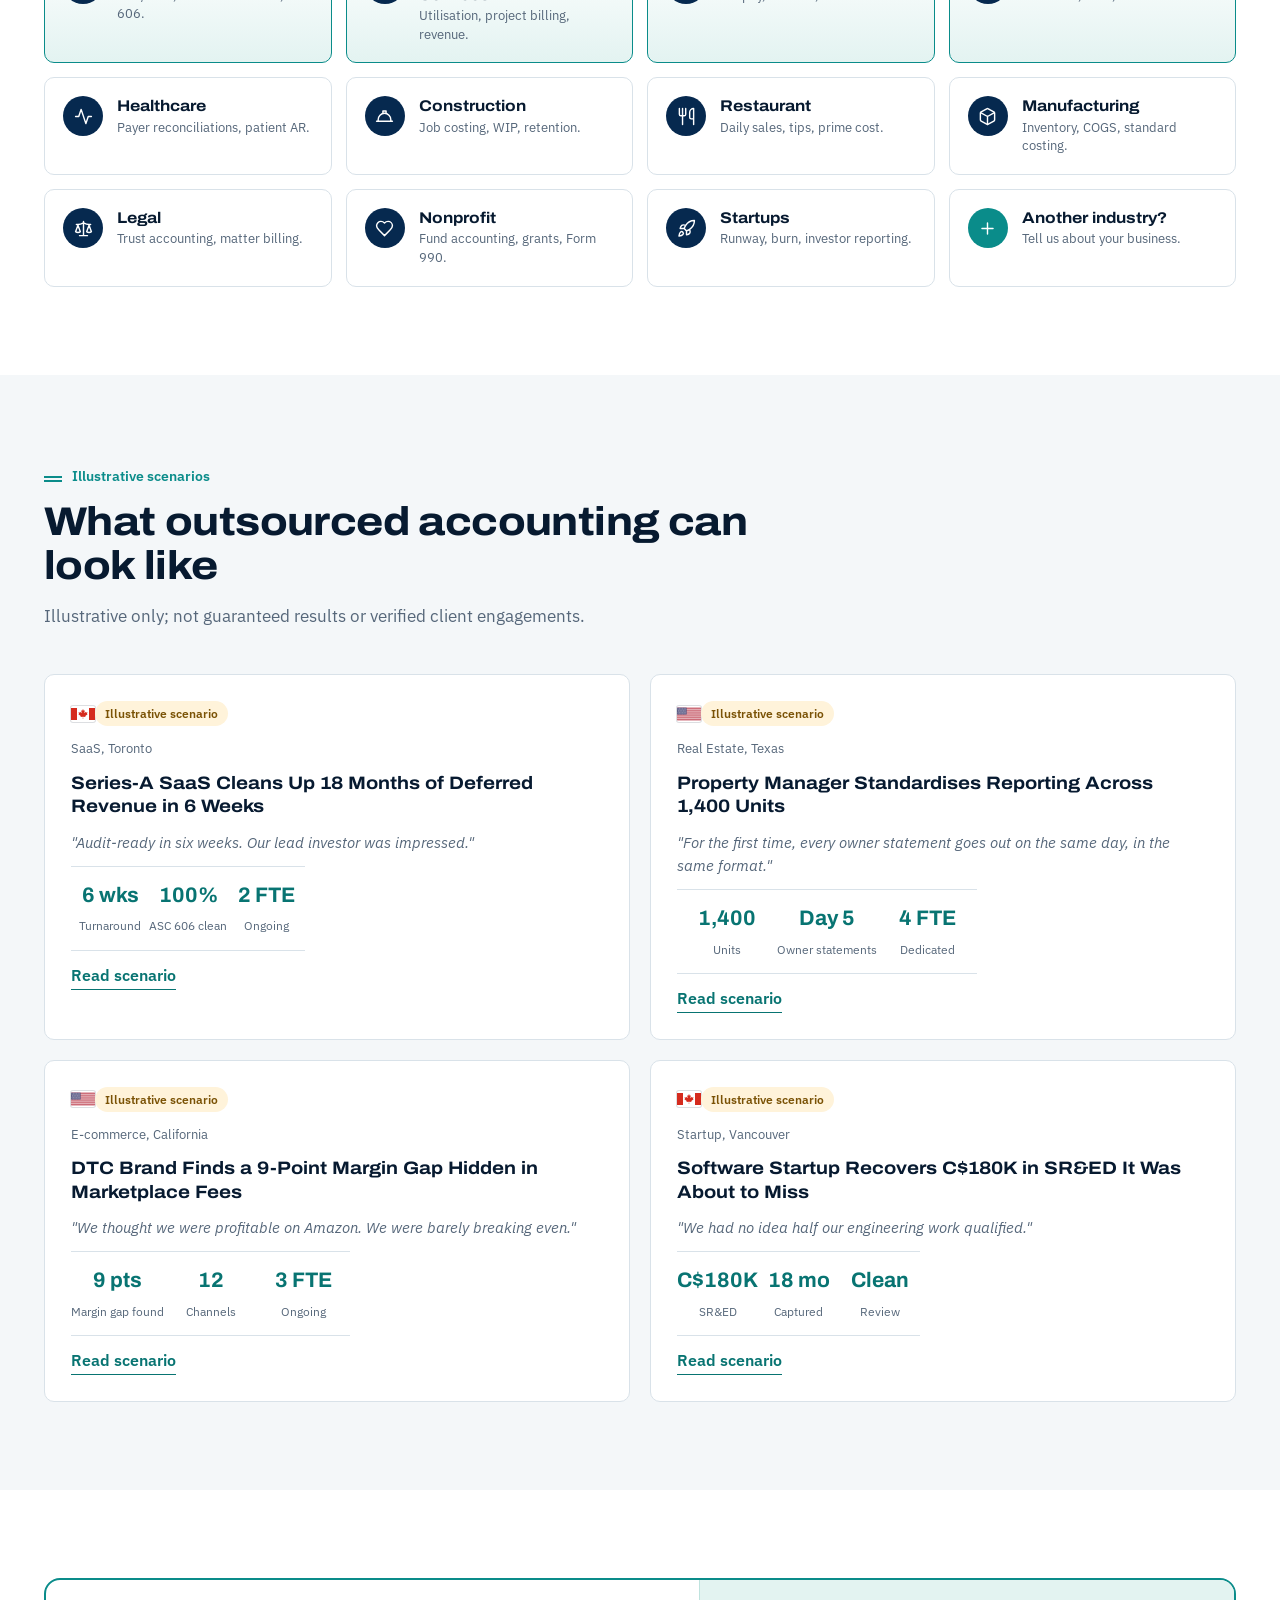
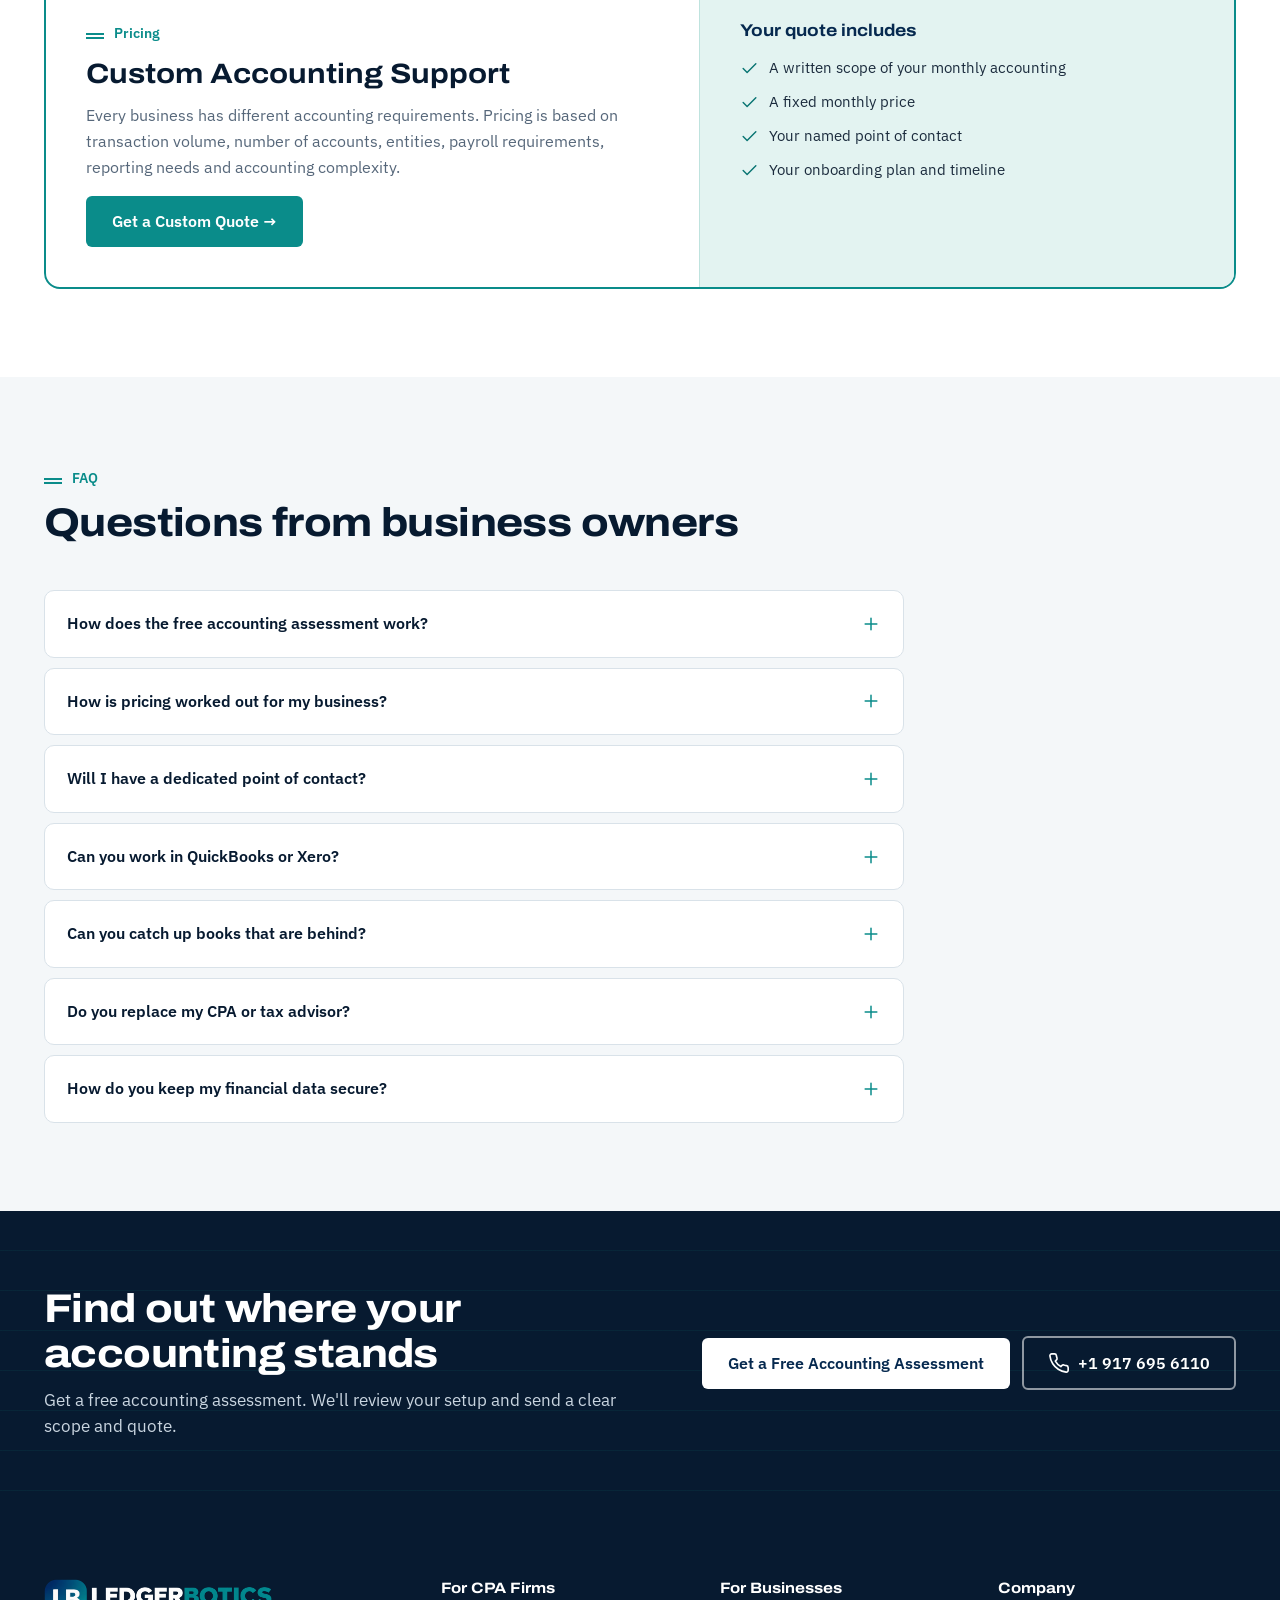
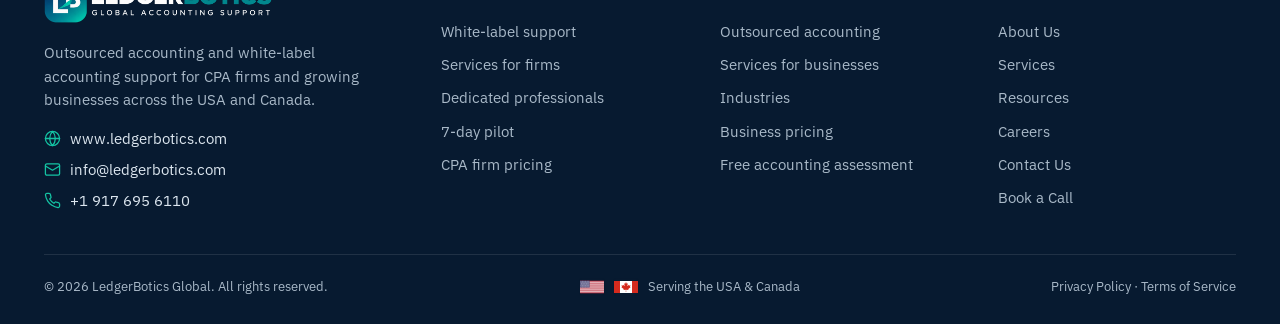
<file: for-businesses.html>
<!DOCTYPE html>
<html lang="en">
<head>
<meta charset="UTF-8">
<meta name="viewport" content="width=device-width, initial-scale=1, viewport-fit=cover">
<title>Outsourced Accounting Services for Growing Businesses | LedgerBotics</title>
<meta name="description" content="Outsourced accounting and bookkeeping for growing businesses in the USA and Canada: month-end close, financial reporting, payroll support and QuickBooks or Xero support. Get a free accounting assessment.">
<link rel="canonical" href="https://www.ledgerbotics.com/for-businesses.html">
<meta property="og:type" content="website">
<meta property="og:site_name" content="LedgerBotics">
<meta property="og:title" content="Outsourced Accounting Services for Growing Businesses | LedgerBotics">
<meta property="og:description" content="Outsourced accounting and bookkeeping for growing businesses in the USA and Canada: month-end close, financial reporting, payroll support and QuickBooks or Xero support. Get a free accounting assessment.">
<meta property="og:url" content="https://www.ledgerbotics.com/for-businesses.html">
<meta property="og:image" content="https://www.ledgerbotics.com/assets/img/ledgerbotics-logo-full.png">
<meta name="twitter:card" content="summary_large_image">
<meta name="theme-color" content="#06294F">
<link rel="icon" type="image/png" sizes="32x32" href="assets/img/ledgerbotics-icon-32.png">
<link rel="apple-touch-icon" href="assets/img/ledgerbotics-icon-180.png">
<link rel="preconnect" href="https://fonts.googleapis.com">
<link rel="preconnect" href="https://fonts.gstatic.com" crossorigin>
<link href="https://fonts.googleapis.com/css2?family=Archivo:wdth,wght@100..125,500..800&family=IBM+Plex+Sans:wght@400;500;600&display=swap" rel="stylesheet">
<link rel="stylesheet" href="assets/css/styles.css">
<script type="application/ld+json">{"@context": "https://schema.org", "@type": "ProfessionalService", "name": "LedgerBotics", "alternateName": "LedgerBotics Global", "slogan": "Global Accounting Support", "url": "https://www.ledgerbotics.com/", "logo": "https://www.ledgerbotics.com/assets/img/ledgerbotics-logo.png", "email": "info@ledgerbotics.com", "telephone": "+1 917 695 6110", "areaServed": [{"@type": "Country", "name": "United States"}, {"@type": "Country", "name": "Canada"}], "description": "Outsourced accounting and white-label accounting support for CPA firms and growing businesses across the USA and Canada."}</script>
<script type="application/ld+json">{"@context": "https://schema.org", "@type": "Service", "serviceType": "Outsourced accounting services", "provider": {"@type": "Organization", "name": "LedgerBotics"}, "areaServed": ["United States", "Canada"], "audience": {"@type": "BusinessAudience", "name": "Growing businesses"}}</script>
</head>
<body data-page="business">
<a class="skip" href="#main">Skip to content</a>
<svg width="0" height="0" style="position:absolute" aria-hidden="true"><symbol id="i-check" viewBox="0 0 24 24"><path d="M20 6 9 17l-5-5"/></symbol><symbol id="i-plus" viewBox="0 0 24 24"><path d="M12 5v14M5 12h14"/></symbol><symbol id="i-x" viewBox="0 0 24 24"><path d="M18 6 6 18M6 6l12 12"/></symbol><symbol id="i-menu" viewBox="0 0 24 24"><path d="M4 6h16M4 12h16M4 18h16"/></symbol><symbol id="i-chevron" viewBox="0 0 24 24"><path d="m6 9 6 6 6-6"/></symbol><symbol id="i-arrow" viewBox="0 0 24 24"><path d="M5 12h14M13 6l6 6-6 6"/></symbol><symbol id="i-phone" viewBox="0 0 24 24"><path d="M22 16.9v3a2 2 0 0 1-2.2 2 19.8 19.8 0 0 1-8.6-3.1 19.5 19.5 0 0 1-6-6A19.8 19.8 0 0 1 2.1 4.2 2 2 0 0 1 4.1 2h3a2 2 0 0 1 2 1.7c.1 1 .4 1.9.7 2.8a2 2 0 0 1-.5 2.1L8 9.9a16 16 0 0 0 6 6l1.3-1.3a2 2 0 0 1 2.1-.4c.9.3 1.8.6 2.8.7a2 2 0 0 1 1.7 2z"/></symbol><symbol id="i-mail" viewBox="0 0 24 24"><rect x="2" y="4" width="20" height="16" rx="2"/><path d="m22 7-10 6L2 7"/></symbol><symbol id="i-globe" viewBox="0 0 24 24"><circle cx="12" cy="12" r="10"/><path d="M2 12h20M12 2a15 15 0 0 1 4 10 15 15 0 0 1-4 10 15 15 0 0 1-4-10 15 15 0 0 1 4-10z"/></symbol><symbol id="i-clock" viewBox="0 0 24 24"><circle cx="12" cy="12" r="10"/><path d="M12 6v6l4 2"/></symbol><symbol id="i-book" viewBox="0 0 24 24"><path d="M4 19.5A2.5 2.5 0 0 1 6.5 17H20V2H6.5A2.5 2.5 0 0 0 4 4.5v15z"/><path d="M4 19.5A2.5 2.5 0 0 0 6.5 22H20v-5"/></symbol><symbol id="i-scale" viewBox="0 0 24 24"><path d="m16 16 3-8 3 8c-.9.7-1.9 1-3 1s-2.1-.3-3-1Z"/><path d="m2 16 3-8 3 8c-.9.7-1.9 1-3 1s-2.1-.3-3-1Z"/><path d="M7 21h10M12 3v18M3 7h2c2 0 5-1 7-2 2 1 5 2 7 2h2"/></symbol><symbol id="i-calendar" viewBox="0 0 24 24"><rect x="3" y="4" width="18" height="18" rx="2"/><path d="M16 2v4M8 2v4M3 10h18"/></symbol><symbol id="i-receipt" viewBox="0 0 24 24"><path d="M4 2v20l2-1 2 1 2-1 2 1 2-1 2 1 2-1 2 1V2l-2 1-2-1-2 1-2-1-2 1-2-1-2 1Z"/><path d="M8 7h8M8 11h8M8 15h5"/></symbol><symbol id="i-wallet" viewBox="0 0 24 24"><path d="M3 5v14a2 2 0 0 0 2 2h16V7H5a2 2 0 0 1-2-2zm0 0a2 2 0 0 1 2-2h12v4"/><circle cx="16.5" cy="14" r="1"/></symbol><symbol id="i-file" viewBox="0 0 24 24"><path d="M14 2H6a2 2 0 0 0-2 2v16a2 2 0 0 0 2 2h12a2 2 0 0 0 2-2V8z"/><path d="M14 2v6h6M8 13h8M8 17h6"/></symbol><symbol id="i-search" viewBox="0 0 24 24"><circle cx="11" cy="11" r="8"/><path d="m21 21-4.3-4.3"/></symbol><symbol id="i-refresh" viewBox="0 0 24 24"><path d="M3 12a9 9 0 0 1 15-6.7L21 8M21 3v5h-5M21 12a9 9 0 0 1-15 6.7L3 16M8 16H3v5"/></symbol><symbol id="i-user" viewBox="0 0 24 24"><circle cx="12" cy="8" r="4"/><path d="M20 21a8 8 0 0 0-16 0"/></symbol><symbol id="i-users" viewBox="0 0 24 24"><circle cx="9" cy="8" r="4"/><path d="M2 21a7 7 0 0 1 14 0M16 3.1a4 4 0 0 1 0 7.8M22 21a7 7 0 0 0-4-6.3"/></symbol><symbol id="i-folder" viewBox="0 0 24 24"><path d="M4 20h16a2 2 0 0 0 2-2V8a2 2 0 0 0-2-2h-7.9a2 2 0 0 1-1.7-.9l-.8-1.2A2 2 0 0 0 7.9 3H4a2 2 0 0 0-2 2v13c0 1.1.9 2 2 2z"/></symbol><symbol id="i-grid" viewBox="0 0 24 24"><rect x="3" y="3" width="7" height="7" rx="1"/><rect x="14" y="3" width="7" height="7" rx="1"/><rect x="3" y="14" width="7" height="7" rx="1"/><rect x="14" y="14" width="7" height="7" rx="1"/></symbol><symbol id="i-check-circle" viewBox="0 0 24 24"><circle cx="12" cy="12" r="10"/><path d="m9 12 2 2 4-4"/></symbol><symbol id="i-shield" viewBox="0 0 24 24"><path d="M12 22s8-4 8-10V5l-8-3-8 3v7c0 6 8 10 8 10z"/><path d="m9 12 2 2 4-4"/></symbol><symbol id="i-percent" viewBox="0 0 24 24"><path d="M19 5 5 19"/><circle cx="6.5" cy="6.5" r="2.5"/><circle cx="17.5" cy="17.5" r="2.5"/></symbol><symbol id="i-trending" viewBox="0 0 24 24"><path d="M22 7 13.5 15.5l-5-5L2 17M16 7h6v6"/></symbol><symbol id="i-chart" viewBox="0 0 24 24"><path d="M3 3v18h18M7 16v-4M12 16V8M17 16v-7"/></symbol><symbol id="i-monitor" viewBox="0 0 24 24"><rect x="2" y="3" width="20" height="14" rx="2"/><path d="M8 21h8M12 17v4"/></symbol><symbol id="i-settings" viewBox="0 0 24 24"><path d="M4 21v-7M4 10V3M12 21v-9M12 8V3M20 21v-5M20 12V3M1 14h6M9 8h6M17 16h6"/></symbol><symbol id="i-compass" viewBox="0 0 24 24"><circle cx="12" cy="12" r="10"/><path d="m16.2 7.8-2.1 6.3-6.3 2.1 2.1-6.3z"/></symbol><symbol id="i-landmark" viewBox="0 0 24 24"><path d="M3 22h18M6 18v-7M10 18v-7M14 18v-7M18 18v-7M12 2l8 5H4z"/></symbol><symbol id="i-cloud" viewBox="0 0 24 24"><path d="M17.5 19H9a7 7 0 1 1 6.7-9h1.8a4.5 4.5 0 1 1 0 9z"/></symbol><symbol id="i-laptop" viewBox="0 0 24 24"><path d="M20 16V7a2 2 0 0 0-2-2H6a2 2 0 0 0-2 2v9m16 0H4m16 0 1.3 2.6a1 1 0 0 1-.9 1.4H3.6a1 1 0 0 1-.9-1.4L4 16"/></symbol><symbol id="i-cart" viewBox="0 0 24 24"><circle cx="8" cy="21" r="1"/><circle cx="19" cy="21" r="1"/><path d="M2 2h3l2.7 12.4a2 2 0 0 0 2 1.6h9.7a2 2 0 0 0 1.9-1.5L23 6H6"/></symbol><symbol id="i-building" viewBox="0 0 24 24"><rect x="4" y="2" width="16" height="20" rx="2"/><path d="M9 22v-4h6v4M8 6h.01M12 6h.01M16 6h.01M8 10h.01M12 10h.01M16 10h.01M8 14h.01M12 14h.01M16 14h.01"/></symbol><symbol id="i-heart" viewBox="0 0 24 24"><path d="M19 14c1.5-1.5 3-3.2 3-5.5A5.5 5.5 0 0 0 16.5 3c-1.8 0-3 .5-4.5 2-1.5-1.5-2.7-2-4.5-2A5.5 5.5 0 0 0 2 8.5c0 2.3 1.5 4 3 5.5l7 7z"/></symbol><symbol id="i-pulse" viewBox="0 0 24 24"><path d="M22 12h-4l-3 9L9 3l-3 9H2"/></symbol><symbol id="i-hammer" viewBox="0 0 24 24"><path d="M2 18h20M4 18v-2a8 8 0 0 1 16 0v2M10 8V5h4v3"/></symbol><symbol id="i-utensils" viewBox="0 0 24 24"><path d="M3 2v7c0 1.1.9 2 2 2h4a2 2 0 0 0 2-2V2M7 2v20M21 15V2a5 5 0 0 0-5 5v6c0 1.1.9 2 2 2h3zm0 0v7"/></symbol><symbol id="i-box" viewBox="0 0 24 24"><path d="M21 8a2 2 0 0 0-1-1.7l-7-4a2 2 0 0 0-2 0l-7 4A2 2 0 0 0 3 8v8a2 2 0 0 0 1 1.7l7 4a2 2 0 0 0 2 0l7-4a2 2 0 0 0 1-1.7z"/><path d="M3.3 7 12 12l8.7-5M12 22V12"/></symbol><symbol id="i-rocket" viewBox="0 0 24 24"><path d="M4.5 16.5c-1.5 1.3-2 5-2 5s3.7-.5 5-2c.7-.8.7-2.1-.1-2.9a2.2 2.2 0 0 0-2.9-.1zM12 15l-3-3a22 22 0 0 1 2-3.9A12.9 12.9 0 0 1 22 2c0 2.7-.8 7.5-6 11a22.4 22.4 0 0 1-4 2zM9 12H4s.6-3 2-4c1.6-1.1 5 0 5 0M12 15v5s3-.6 4-2c1.1-1.6 0-5 0-5"/></symbol><symbol id="i-award" viewBox="0 0 24 24"><circle cx="12" cy="8" r="6"/><path d="M15.5 13 17 22l-5-3-5 3 1.5-9"/></symbol><symbol id="i-route" viewBox="0 0 24 24"><circle cx="6" cy="19" r="3"/><circle cx="18" cy="5" r="3"/><path d="M9 19h8.5a3.5 3.5 0 0 0 0-7h-11a3.5 3.5 0 0 1 0-7H15"/></symbol><symbol id="i-layers" viewBox="0 0 24 24"><path d="m12 2 10 5-10 5L2 7zM2 17l10 5 10-5M2 12l10 5 10-5"/></symbol><symbol id="i-briefcase" viewBox="0 0 24 24"><rect x="2" y="7" width="20" height="14" rx="2"/><path d="M16 21V5a2 2 0 0 0-2-2h-4a2 2 0 0 0-2 2v16"/></symbol><symbol id="i-target" viewBox="0 0 24 24"><circle cx="12" cy="12" r="10"/><circle cx="12" cy="12" r="6"/><circle cx="12" cy="12" r="2"/></symbol><symbol id="i-tag" viewBox="0 0 24 24"><path d="M12 2H2v10l9.3 9.3a2.4 2.4 0 0 0 3.4 0l6.6-6.6a2.4 2.4 0 0 0 0-3.4z"/><path d="M7 7h.01"/></symbol><symbol id="i-expand" viewBox="0 0 24 24"><path d="M15 3h6v6M9 21H3v-6M21 3l-7 7M3 21l7-7"/></symbol><symbol id="i-lock" viewBox="0 0 24 24"><rect x="3" y="11" width="18" height="11" rx="2"/><path d="M7 11V7a5 5 0 0 1 10 0v4"/></symbol><symbol id="i-gavel" viewBox="0 0 24 24"><path d="m16 16 3-8 3 8c-.9.7-1.9 1-3 1s-2.1-.3-3-1Z"/><path d="m2 16 3-8 3 8c-.9.7-1.9 1-3 1s-2.1-.3-3-1Z"/><path d="M7 21h10M12 3v18M3 7h2c2 0 5-1 7-2 2 1 5 2 7 2h2"/></symbol><symbol id="i-hand" viewBox="0 0 24 24"><path d="M19 14c1.5-1.5 3-3.2 3-5.5A5.5 5.5 0 0 0 16.5 3c-1.8 0-3 .5-4.5 2-1.5-1.5-2.7-2-4.5-2A5.5 5.5 0 0 0 2 8.5c0 2.3 1.5 4 3 5.5l7 7z"/></symbol></svg>
<div class="topbar"><div class="container">
  <div class="tb-msg">Accounting support for CPA firms and growing businesses across the USA &amp; Canada</div>
  <div class="tb-links"><a href="tel:+19176956110"><svg class="ico" aria-hidden="true"><use href="#i-phone"></use></svg>+1 917 695 6110</a><a class="tb-mail" href="mailto:info@ledgerbotics.com"><svg class="ico" aria-hidden="true"><use href="#i-mail"></use></svg>info@ledgerbotics.com</a>
      <div class="country-pick">
        <button class="country-btn" id="countryBtn" type="button" aria-haspopup="true" aria-expanded="false" aria-label="Choose country">
          <span class="flag cb-flag" data-flag="us"></span><span class="cb-name">USA</span><svg class="ico caret" aria-hidden="true"><use href="#i-chevron"></use></svg>
        </button>
        <div class="country-menu" id="countryMenu" role="menu">
          <button type="button" role="menuitemradio" aria-checked="true" data-country="us"><span class="flag" data-flag="us"></span> United States</button>
          <button type="button" role="menuitemradio" aria-checked="false" data-country="ca"><span class="flag" data-flag="ca"></span> Canada</button>
        </div>
      </div>
  </div>
</div></div>
<header class="site-header">
  <div class="container nav">
    <a class="brand" href="index.html" aria-label="LedgerBotics home"><img src="assets/img/ledgerbotics-logo.png" alt="LedgerBotics — Global Accounting Support" width="900" height="174"></a>
    <nav aria-label="Main"><ul class="menu"><li><a href="about.html" aria-haspopup="true">About Us <svg class="ico caret" aria-hidden="true"><use href="#i-chevron"></use></svg></a><div class="dropdown"><a href="about.html"><svg class="ico" aria-hidden="true"><use href="#i-globe"></use></svg><span><b>About LedgerBotics</b><small>Who we are and how we work</small></span></a><a href="about.html#why" data-svc="why-us"><svg class="ico" aria-hidden="true"><use href="#i-award"></use></svg><span><b>Why LedgerBotics</b><small>What sets our delivery apart</small></span></a><a href="about.html#why" data-svc="how-we-work"><svg class="ico" aria-hidden="true"><use href="#i-route"></use></svg><span><b>How we work</b><small>A clear, predictable start</small></span></a><a href="about.html#team"><svg class="ico" aria-hidden="true"><use href="#i-users"></use></svg><span><b>Our team</b><small>Professionals matched to the work</small></span></a><a href="about.html#why" data-svc="careers"><svg class="ico" aria-hidden="true"><use href="#i-briefcase"></use></svg><span><b>Careers</b><small>Join LedgerBotics</small></span></a></div></li><li><a href="for-cpa-firms.html" aria-haspopup="true">For CPA Firms <svg class="ico caret" aria-hidden="true"><use href="#i-chevron"></use></svg></a><div class="dropdown"><a href="for-cpa-firms.html"><svg class="ico" aria-hidden="true"><use href="#i-landmark"></use></svg><span><b>White-label accounting support</b><small>Capacity working behind your brand</small></span></a><a href="for-cpa-firms.html#services"><svg class="ico" aria-hidden="true"><use href="#i-layers"></use></svg><span><b>Services for firms</b><small>Bookkeeping, close, tax and audit support</small></span></a><a href="for-cpa-firms.html#roles"><svg class="ico" aria-hidden="true"><use href="#i-users"></use></svg><span><b>Dedicated professionals</b><small>Accountants, bookkeepers and pods</small></span></a><a href="for-cpa-firms.html#pilot"><svg class="ico" aria-hidden="true"><use href="#i-target"></use></svg><span><b>7-day pilot</b><small>Test one account or workstream</small></span></a><a href="pricing.html#cpa"><svg class="ico" aria-hidden="true"><use href="#i-tag"></use></svg><span><b>CPA firm pricing</b><small>Fixed monthly capacity</small></span></a></div></li><li><a href="for-businesses.html" aria-current="page" aria-haspopup="true">For Businesses <svg class="ico caret" aria-hidden="true"><use href="#i-chevron"></use></svg></a><div class="dropdown"><a href="for-businesses.html"><svg class="ico" aria-hidden="true"><use href="#i-building"></use></svg><span><b>Outsourced accounting</b><small>An accounting team for your business</small></span></a><a href="for-businesses.html#services"><svg class="ico" aria-hidden="true"><use href="#i-layers"></use></svg><span><b>Services for businesses</b><small>Bookkeeping to CFO support</small></span></a><a href="for-businesses.html#how"><svg class="ico" aria-hidden="true"><use href="#i-route"></use></svg><span><b>How it works</b><small>Assessment, quote, onboarding</small></span></a><a href="pricing.html#business"><svg class="ico" aria-hidden="true"><use href="#i-tag"></use></svg><span><b>Business pricing</b><small>Custom quote for your needs</small></span></a><a href="contact.html?type=business&intent=assessment"><svg class="ico" aria-hidden="true"><use href="#i-check-circle"></use></svg><span><b>Free accounting assessment</b><small>No obligation</small></span></a></div></li><li><a href="services.html">Services</a></li><li><a href="pricing.html">Pricing</a></li><li><a href="resources.html" aria-haspopup="true">Resources <svg class="ico caret" aria-hidden="true"><use href="#i-chevron"></use></svg></a><div class="dropdown"><a href="resources.html#articles"><svg class="ico" aria-hidden="true"><use href="#i-book"></use></svg><span><b>Articles & guides</b><small>Practical accounting guidance</small></span></a><a href="resources.html#scenarios"><svg class="ico" aria-hidden="true"><use href="#i-chart"></use></svg><span><b>Engagement scenarios</b><small>Illustrative examples</small></span></a><a href="resources.html#faq"><svg class="ico" aria-hidden="true"><use href="#i-file"></use></svg><span><b>FAQ</b><small>Answers for firms and businesses</small></span></a></div></li><li><a href="contact.html">Contact Us</a></li></ul></nav>
    <div class="nav-right">
      <a class="btn btn-primary book-btn" href="contact.html?intent=consultation">Book a Call</a>
      <button class="hamburger" id="menuOpen" type="button" aria-label="Open menu" aria-expanded="false" aria-controls="drawer"><svg class="ico" aria-hidden="true"><use href="#i-menu"></use></svg></button>
    </div>
  </div>
</header>
<div class="drawer-backdrop" id="drawerBackdrop"></div>
<aside class="drawer" id="drawer" aria-label="Mobile menu" aria-hidden="true">
  <div class="drawer-head"><img src="assets/img/ledgerbotics-logo.png" alt="LedgerBotics" width="900" height="174"><button class="drawer-close" id="menuClose" type="button" aria-label="Close menu"><svg class="ico" aria-hidden="true"><use href="#i-x"></use></svg></button></div>
  <nav><a href="about.html">About Us</a><a href="for-cpa-firms.html">For CPA Firms</a><a class="sub" href="for-cpa-firms.html#services">Services for firms</a><a class="sub" href="pricing.html#cpa">CPA firm pricing</a><a href="for-businesses.html" aria-current="page">For Businesses</a><a class="sub" href="for-businesses.html#services">Services for businesses</a><a class="sub" href="contact.html?type=business&intent=assessment">Free accounting assessment</a><a href="services.html">Services</a><a href="pricing.html">Pricing</a><a href="resources.html">Resources</a><a href="contact.html">Contact Us</a></nav>
  <div class="drawer-country" role="group" aria-label="Country">
    <button type="button" data-country="us" aria-pressed="true"><span class="flag" data-flag="us"></span> USA</button>
    <button type="button" data-country="ca" aria-pressed="false"><span class="flag" data-flag="ca"></span> Canada</button>
  </div>
  <a class="btn btn-primary btn-block" href="contact.html?intent=consultation">Book a Call</a>
  <a class="btn btn-outline btn-block" style="margin-top:10px" href="tel:+19176956110"><svg class="ico" aria-hidden="true"><use href="#i-phone"></use></svg> +1 917 695 6110</a>
</aside>
<main id="main"><section class="page-hero"><div class="container">
  <div class="crumbs"><a href="index.html">Home</a> / For Businesses</div>
  <span class="label">For businesses</span><h1>Outsourced Accounting for Growing Businesses</h1><p class="lead">Keep your books accurate, your month-end close on schedule, and your financial reporting decision-ready — without the cost of building a large in-house accounting team.</p>
  <div class="btn-row"><a class="btn btn-teal" href="contact.html?type=business&amp;intent=assessment">Get a Free Accounting Assessment →</a><a class="btn btn-outline" href="pricing.html#business">How pricing works</a></div></div></section>
<section class="section"><div class="container about-grid">
  <div>
    <span class="label">Your accounting team</span>
    <h2>An extension of your team, focused on your numbers</h2>
    <p class="lead" style="margin-top:16px">LedgerBotics provides flexible outsourced accounting support for growing businesses across the USA and Canada. From day-to-day bookkeeping to month-end close and management reporting, our accounting professionals work as an extension of your team.</p>
  </div>
  <div class="card" style="padding:32px">
    <h3>What you can expect</h3>
    <ul class="checks dark">
      <li><svg class="ico" aria-hidden="true"><use href="#i-check"></use></svg>Accurate books, reconciled every month</li>
      <li><svg class="ico" aria-hidden="true"><use href="#i-check"></use></svg>A month-end close that runs on schedule</li>
      <li><svg class="ico" aria-hidden="true"><use href="#i-check"></use></svg>Financial reporting you can make decisions with</li>
      <li><svg class="ico" aria-hidden="true"><use href="#i-check"></use></svg>A named point of contact who knows your business</li>
      <li><svg class="ico" aria-hidden="true"><use href="#i-check"></use></svg>A fixed monthly quote before any work begins</li>
      <li><svg class="ico" aria-hidden="true"><use href="#i-check"></use></svg>Work done in your QuickBooks Online or Xero</li>
    </ul>
  </div>
</div></section>

<section class="section bg-paper" id="services"><div class="container">
  <div class="sec-head"><span class="label">Services for businesses</span><h2>Everything your accounting needs, in one place</h2><p>Choose the support your business needs now and add more as you grow.</p></div>
  <div class="grid g3">
    <button type="button" class="card" data-svc="b-books"><div class="ic"><svg class="ico" aria-hidden="true"><use href="#i-book"></use></svg></div><h3>Bookkeeping & Reconciliations</h3><p>Bookkeeping, bank reconciliation and credit card reconciliation.</p><span class="more">View details</span></button>
    <button type="button" class="card" data-svc="b-apar"><div class="ic"><svg class="ico" aria-hidden="true"><use href="#i-receipt"></use></svg></div><h3>AP & AR</h3><p>Accounts payable, accounts receivable, invoicing and collections follow-up.</p><span class="more">View details</span></button>
    <button type="button" class="card" data-svc="b-close"><div class="ic"><svg class="ico" aria-hidden="true"><use href="#i-calendar"></use></svg></div><h3>Month-End Close</h3><p>Accruals, reconciliations and monthly financial statements on schedule.</p><span class="more">View details</span></button>
    <button type="button" class="card" data-svc="b-cleanup"><div class="ic"><svg class="ico" aria-hidden="true"><use href="#i-refresh"></use></svg></div><h3>Cleanup & Catch-Up</h3><p>Books brought current, month by month, reconciled as we go.</p><span class="more">View details</span></button>
    <button type="button" class="card" data-svc="b-payroll"><div class="ic"><svg class="ico" aria-hidden="true"><use href="#i-wallet"></use></svg></div><h3>Payroll Support</h3><p>Payroll preparation, journals and reconciliation every cycle.</p><span class="more">View details</span></button>
    <button type="button" class="card" data-svc="b-reporting"><div class="ic"><svg class="ico" aria-hidden="true"><use href="#i-chart"></use></svg></div><h3>Financial & Management Reporting</h3><p>Financial reporting, management reporting and budget vs. actual.</p><span class="more">View details</span></button>
    <button type="button" class="card" data-svc="b-software"><div class="ic"><svg class="ico" aria-hidden="true"><use href="#i-monitor"></use></svg></div><h3>QBO & Xero Support</h3><p>QuickBooks Online support and Xero support: setup, cleanup, reports.</p><span class="more">View details</span></button>
    <button type="button" class="card" data-svc="b-process"><div class="ic"><svg class="ico" aria-hidden="true"><use href="#i-settings"></use></svg></div><h3>Accounting Process Support</h3><p>Approvals, expense capture and documented procedures that scale.</p><span class="more">View details</span></button>
    <button type="button" class="card" data-svc="b-controller"><div class="ic"><svg class="ico" aria-hidden="true"><use href="#i-compass"></use></svg></div><h3>Controller & Fractional CFO Support</h3><p>Controller support plus fractional CFO support for forecasting and planning.</p><span class="more">View details</span></button>
  </div>
</div></section>

<section class="section bg-ink" id="how"><div class="container">
  <div class="sec-head"><span class="label">How it works</span><h2>Getting started is straightforward</h2></div>
  <ol class="steps" style="padding:0;margin:0 0 36px">
    <li><h4>Free accounting assessment</h4><p>Tell us about your business, software and the help you need.</p></li>
    <li><h4>Clear scope and quote</h4><p>A written scope and fixed monthly quote, based on your volume and complexity.</p></li>
    <li><h4>Onboarding</h4><p>Secure access to your accounting software and a documented monthly routine.</p></li>
    <li><h4>Monthly close and reporting</h4><p>Reconciled books, an on-time close and reports delivered every month.</p></li>
  </ol>
  <a class="btn btn-light" href="contact.html?type=business&amp;intent=assessment">Get a Free Accounting Assessment →</a>
</div></section>

<section class="section" id="industries"><div class="container">
  <div class="sec-head"><span class="label">Industries</span><h2>Accounting that fits how your business runs</h2><p>Highlighted industries are where we work most often. Select one to see how we help.</p></div>
  <div class="ind-grid"><button type="button" class="ind priority" data-svc="ind-saas"><span class="ic"><svg class="ico" aria-hidden="true"><use href="#i-cloud"></use></svg></span><span><h4>SaaS</h4><p>ARR/MRR, deferred revenue, ASC 606.</p></span></button><button type="button" class="ind priority" data-svc="ind-it"><span class="ic"><svg class="ico" aria-hidden="true"><use href="#i-laptop"></use></svg></span><span><h4>IT & Professional Services</h4><p>Utilisation, project billing, revenue.</p></span></button><button type="button" class="ind priority" data-svc="ind-ecom"><span class="ic"><svg class="ico" aria-hidden="true"><use href="#i-cart"></use></svg></span><span><h4>E-commerce</h4><p>Shopify, Amazon, multi-channel.</p></span></button><button type="button" class="ind priority" data-svc="ind-realestate"><span class="ic"><svg class="ico" aria-hidden="true"><use href="#i-building"></use></svg></span><span><h4>Real Estate</h4><p>Rent rolls, CAM, NOI and DSCR.</p></span></button><button type="button" class="ind" data-svc="ind-health"><span class="ic"><svg class="ico" aria-hidden="true"><use href="#i-pulse"></use></svg></span><span><h4>Healthcare</h4><p>Payer reconciliations, patient AR.</p></span></button><button type="button" class="ind" data-svc="ind-eng"><span class="ic"><svg class="ico" aria-hidden="true"><use href="#i-hammer"></use></svg></span><span><h4>Construction</h4><p>Job costing, WIP, retention.</p></span></button><button type="button" class="ind" data-svc="ind-rest"><span class="ic"><svg class="ico" aria-hidden="true"><use href="#i-utensils"></use></svg></span><span><h4>Restaurant</h4><p>Daily sales, tips, prime cost.</p></span></button><button type="button" class="ind" data-svc="ind-mfg"><span class="ic"><svg class="ico" aria-hidden="true"><use href="#i-box"></use></svg></span><span><h4>Manufacturing</h4><p>Inventory, COGS, standard costing.</p></span></button><button type="button" class="ind" data-svc="ind-legal"><span class="ic"><svg class="ico" aria-hidden="true"><use href="#i-gavel"></use></svg></span><span><h4>Legal</h4><p>Trust accounting, matter billing.</p></span></button><button type="button" class="ind" data-svc="ind-nonprofit"><span class="ic"><svg class="ico" aria-hidden="true"><use href="#i-heart"></use></svg></span><span><h4>Nonprofit</h4><p>Fund accounting, grants, Form 990.</p></span></button><button type="button" class="ind" data-svc="ind-startup"><span class="ic"><svg class="ico" aria-hidden="true"><use href="#i-rocket"></use></svg></span><span><h4>Startups</h4><p>Runway, burn, investor reporting.</p></span></button><a class="ind" href="contact.html?type=business&amp;intent=assessment"><span class="ic" style="background:var(--teal)"><svg class="ico" aria-hidden="true"><use href="#i-plus"></use></svg></span><span><h4>Another industry?</h4><p>Tell us about your business.</p></span></a></div>
</div></section>

<section class="section bg-paper"><div class="container">
  <div class="sec-head"><span class="label">Illustrative scenarios</span><h2>What outsourced accounting can look like</h2><p>Illustrative only; not guaranteed results or verified client engagements.</p></div>
  <div class="grid g2" data-cases="biz"></div>
</div></section>

<section class="section"><div class="container">
  <div class="biz-price">
    <div class="left">
      <span class="label">Pricing</span>
      <h3>Custom Accounting Support</h3>
      <p class="muted">Every business has different accounting requirements. Pricing is based on transaction volume, number of accounts, entities, payroll requirements, reporting needs and accounting complexity.</p>
      <div class="btn-row"><a class="btn btn-teal" href="contact.html?type=business&amp;intent=quote">Get a Custom Quote →</a></div>
    </div>
    <div class="right">
      <h4>Your quote includes</h4>
      <ul class="factor-list">
        <li><svg class="ico" aria-hidden="true"><use href="#i-check"></use></svg>A written scope of your monthly accounting</li>
        <li><svg class="ico" aria-hidden="true"><use href="#i-check"></use></svg>A fixed monthly price</li>
        <li><svg class="ico" aria-hidden="true"><use href="#i-check"></use></svg>Your named point of contact</li>
        <li><svg class="ico" aria-hidden="true"><use href="#i-check"></use></svg>Your onboarding plan and timeline</li>
      </ul>
    </div>
  </div>
</div></section>

<section class="section bg-paper" id="faq"><div class="container">
  <div class="sec-head"><span class="label">FAQ</span><h2>Questions from business owners</h2></div>
  <div class="faq" data-faq="biz"></div>
</div></section>
<section class="cta-band"><div class="container">
  <div><h2>Find out where your accounting stands</h2><p>Get a free accounting assessment. We'll review your setup and send a clear scope and quote.</p></div>
  <div class="btn-row"><a class="btn btn-light" href="contact.html?type=business&amp;intent=assessment">Get a Free Accounting Assessment</a><a class="btn btn-ghost-light" href="tel:+19176956110"><svg class="ico" aria-hidden="true"><use href="#i-phone"></use></svg> +1 917 695 6110</a></div>
</div></section></main>
<footer class="site-footer">
  <div class="container">
    <div class="foot-grid">
      <div class="foot-brand">
        <img src="assets/img/ledgerbotics-logo-white.png" alt="LedgerBotics — Global Accounting Support" width="900" height="174" loading="lazy">
        <p>Outsourced accounting and white-label accounting support for CPA firms and growing businesses across the USA and Canada.</p>
        <div class="foot-contact">
          <a href="https://www.ledgerbotics.com"><svg class="ico" aria-hidden="true"><use href="#i-globe"></use></svg>www.ledgerbotics.com</a>
          <a href="mailto:info@ledgerbotics.com"><svg class="ico" aria-hidden="true"><use href="#i-mail"></use></svg>info@ledgerbotics.com</a>
          <a href="tel:+19176956110"><svg class="ico" aria-hidden="true"><use href="#i-phone"></use></svg>+1 917 695 6110</a>
        </div>
      </div>
      <nav aria-label="For CPA firms"><h4>For CPA Firms</h4>
        <a href="for-cpa-firms.html">White-label support</a>
        <a href="for-cpa-firms.html#services">Services for firms</a>
        <a href="for-cpa-firms.html#roles">Dedicated professionals</a>
        <a href="for-cpa-firms.html#pilot">7-day pilot</a>
        <a href="pricing.html#cpa">CPA firm pricing</a>
      </nav>
      <nav aria-label="For businesses"><h4>For Businesses</h4>
        <a href="for-businesses.html">Outsourced accounting</a>
        <a href="for-businesses.html#services">Services for businesses</a>
        <a href="for-businesses.html#industries">Industries</a>
        <a href="pricing.html#business">Business pricing</a>
        <a href="contact.html?type=business&amp;intent=assessment">Free accounting assessment</a>
      </nav>
      <nav aria-label="Company"><h4>Company</h4>
        <a href="about.html">About Us</a>
        <a href="services.html">Services</a>
        <a href="resources.html">Resources</a>
        <a href="about.html#why" data-svc="careers">Careers</a>
        <a href="contact.html">Contact Us</a>
        <a href="contact.html?intent=consultation">Book a Call</a>
      </nav>
    </div>
    <div class="foot-bottom">
      <div>© <span id="year">2026</span> LedgerBotics Global. All rights reserved.</div>
      <div style="display:flex;gap:10px;align-items:center"><span class="flag" data-flag="us"></span><span class="flag" data-flag="ca"></span><span>Serving the USA &amp; Canada</span></div>
      <div>Privacy Policy · Terms of Service</div>
    </div>
  </div>
</footer>
<div class="modal-bg" id="modalBg" role="dialog" aria-modal="true" aria-labelledby="mTitle">
  <div class="modal">
    <div class="modal-head"><div class="ic" id="mIc"></div><div><h3 id="mTitle"></h3><p id="mSub"></p></div>
      <button class="modal-close" id="mClose" type="button" aria-label="Close"><svg class="ico" aria-hidden="true"><use href="#i-x"></use></svg></button></div>
    <div class="modal-body" id="mBody"></div>
  </div>
</div>
<script src="assets/js/data.js"></script>
<script src="assets/js/site.js"></script>
</body>
</html>
</file>
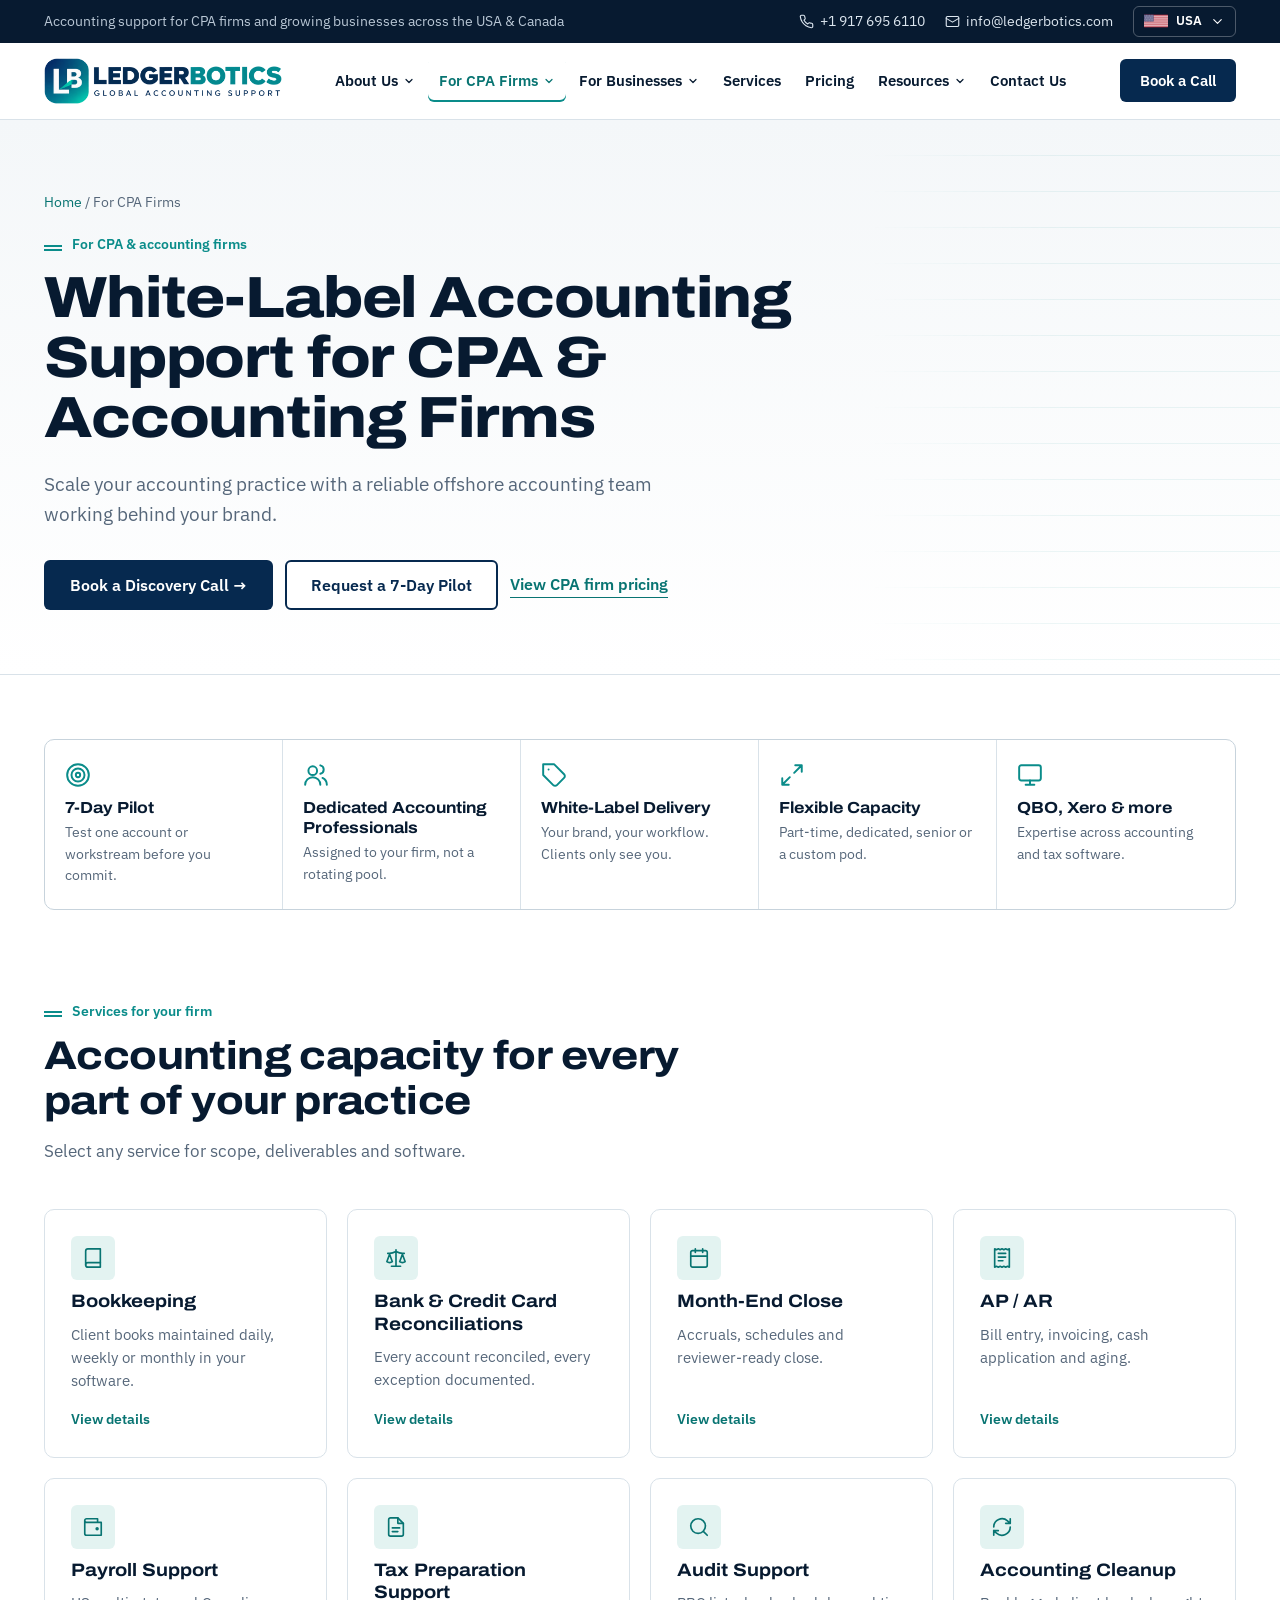
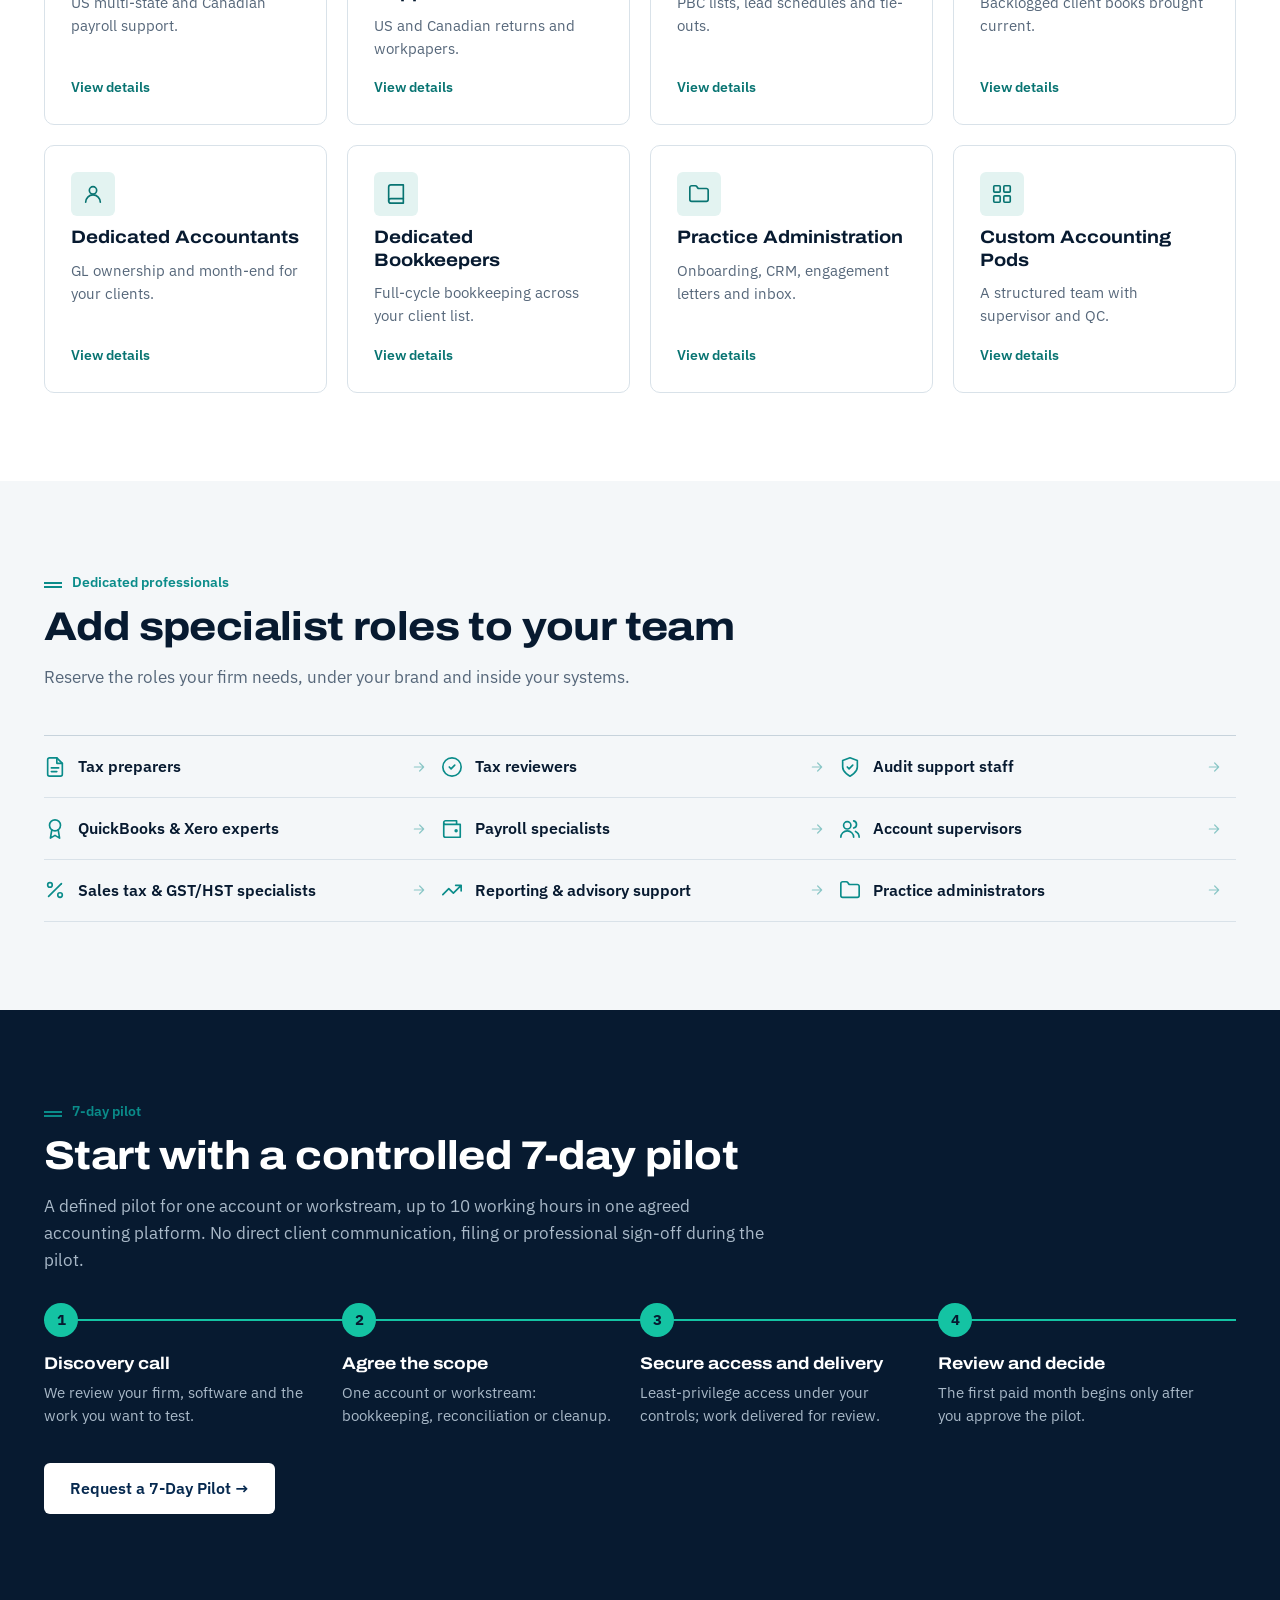
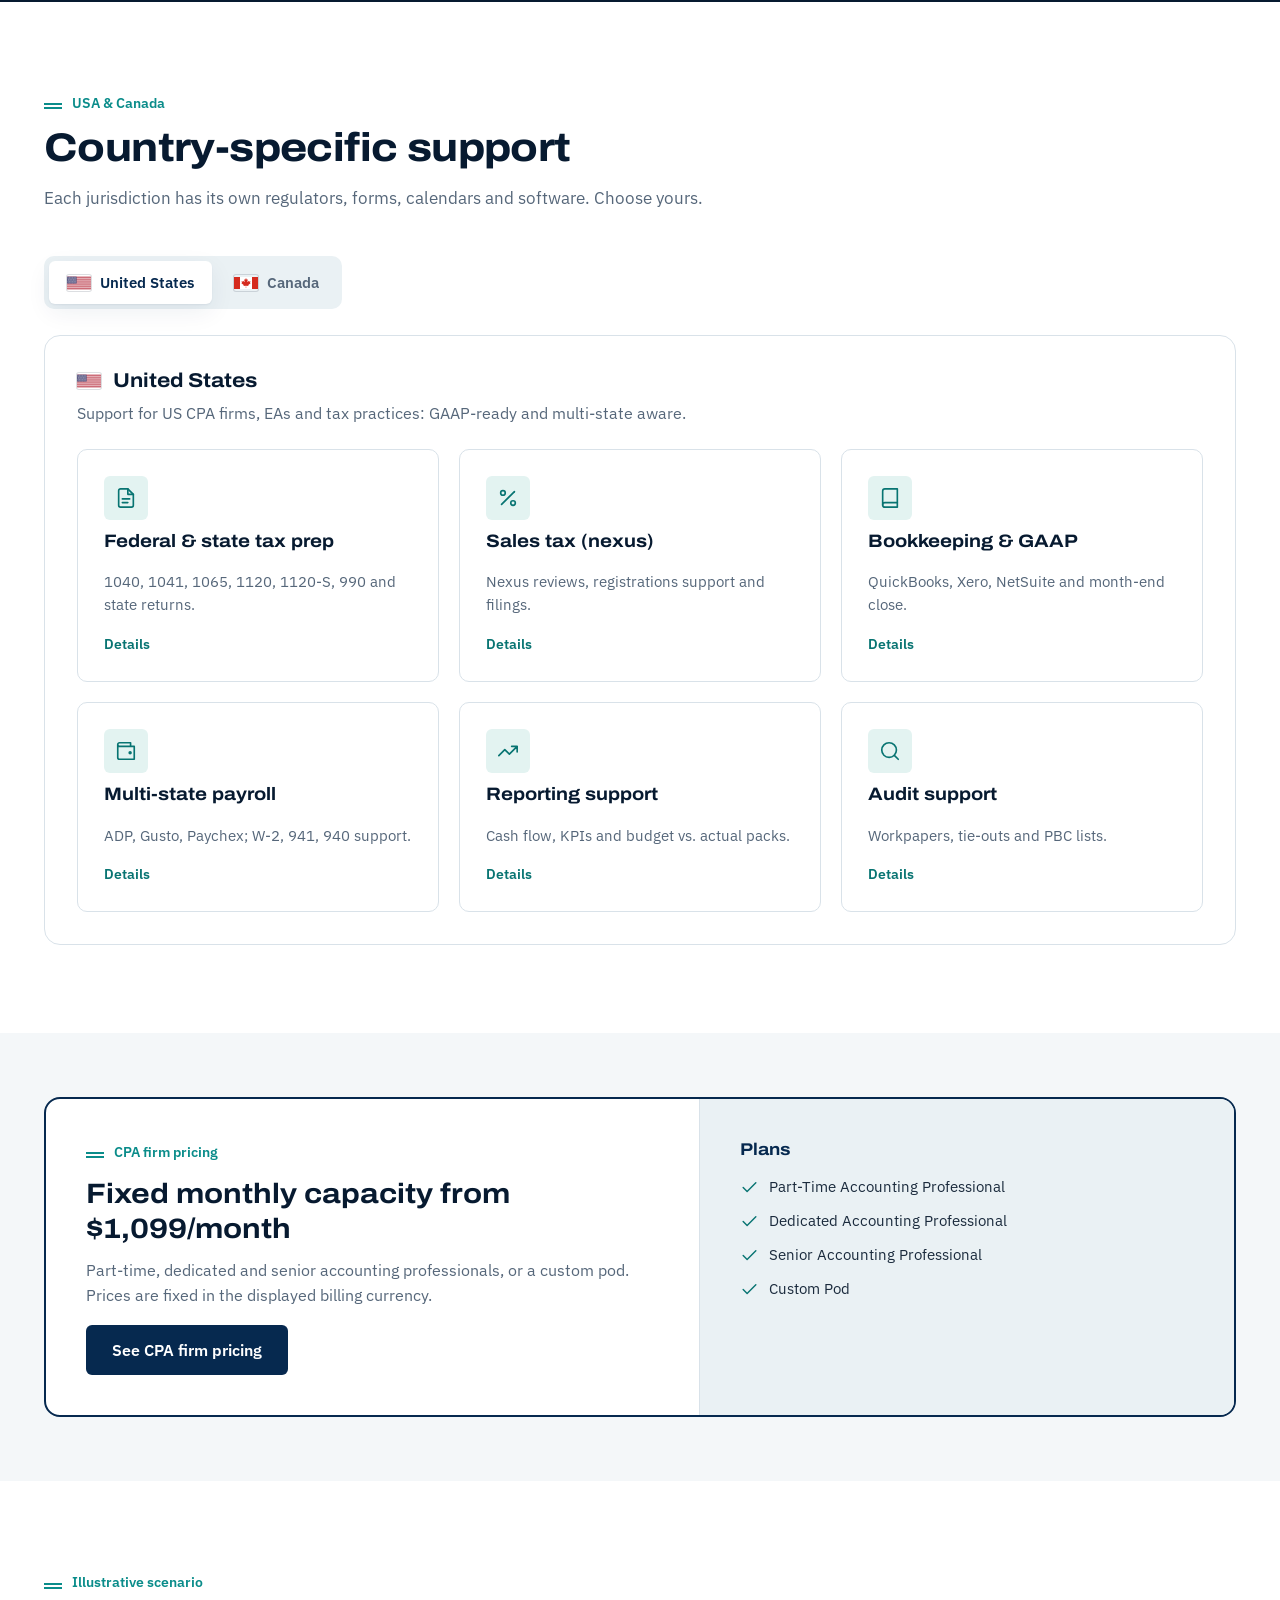
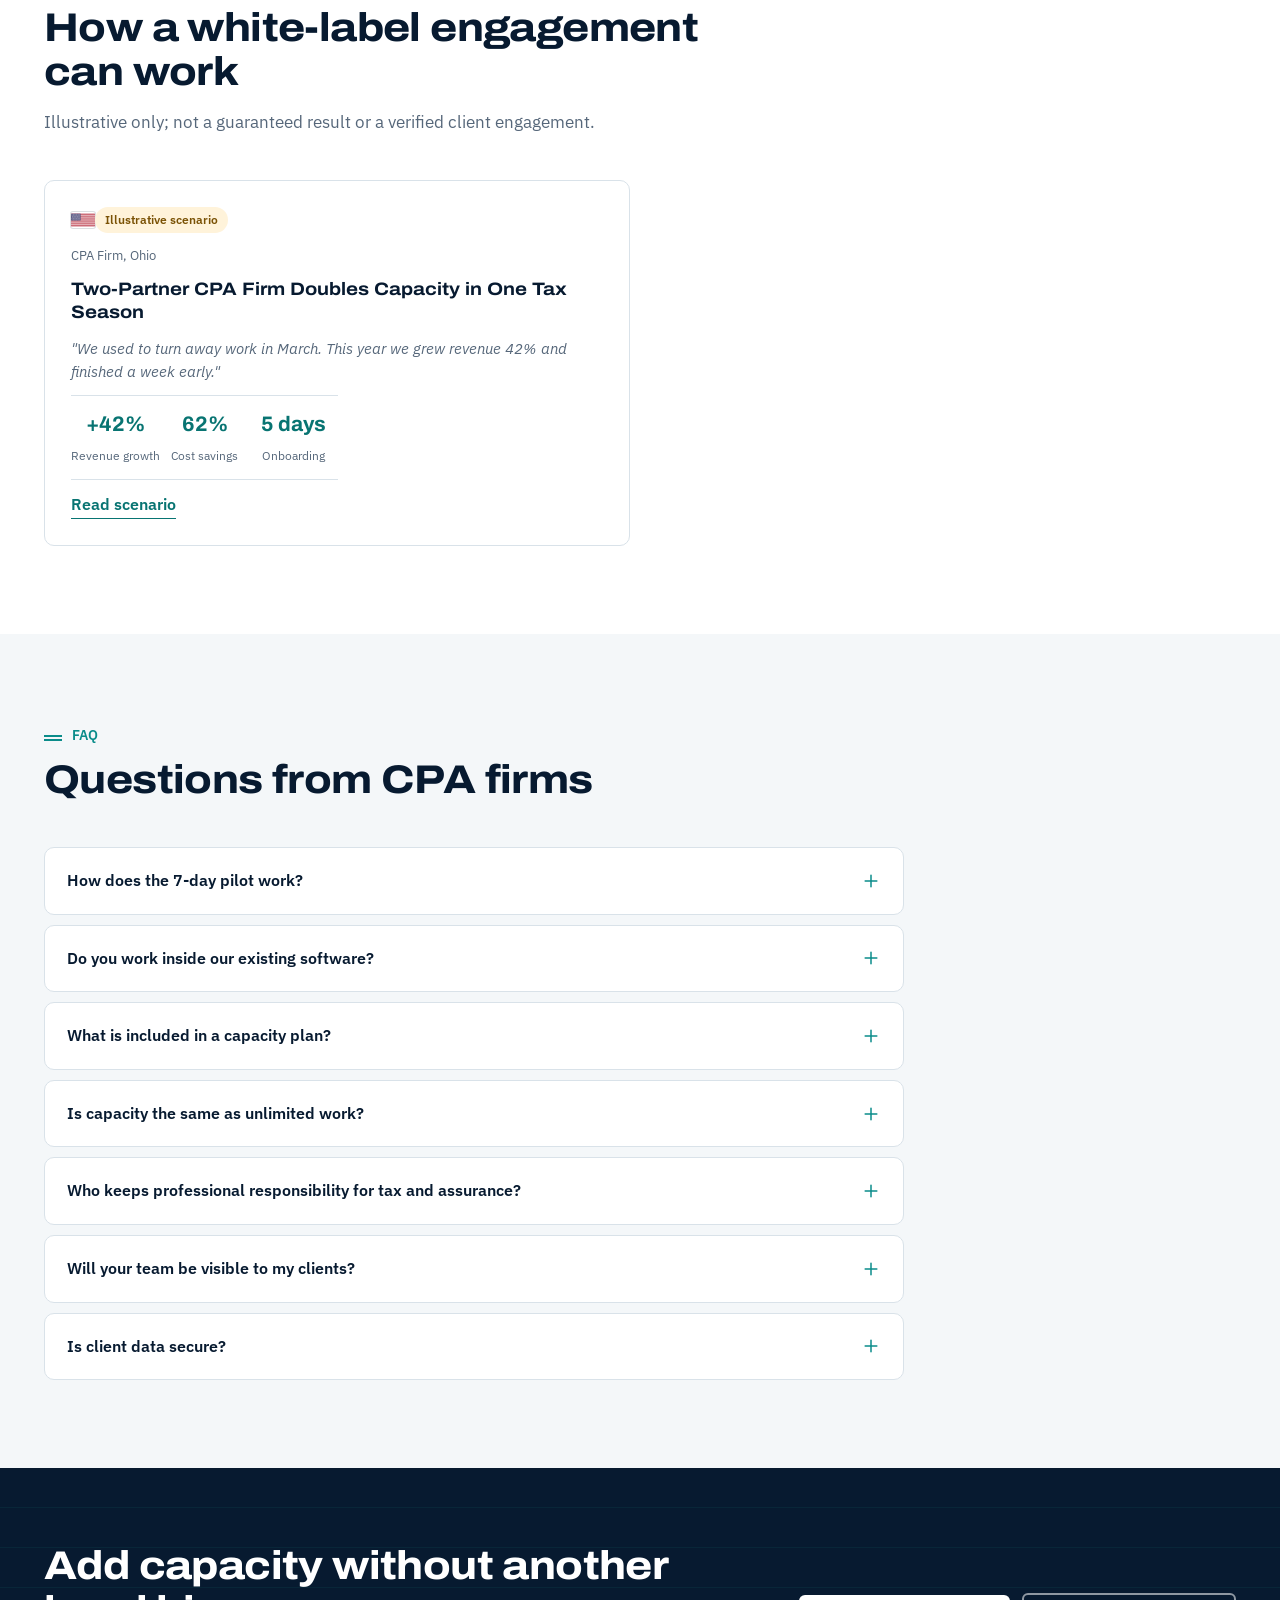
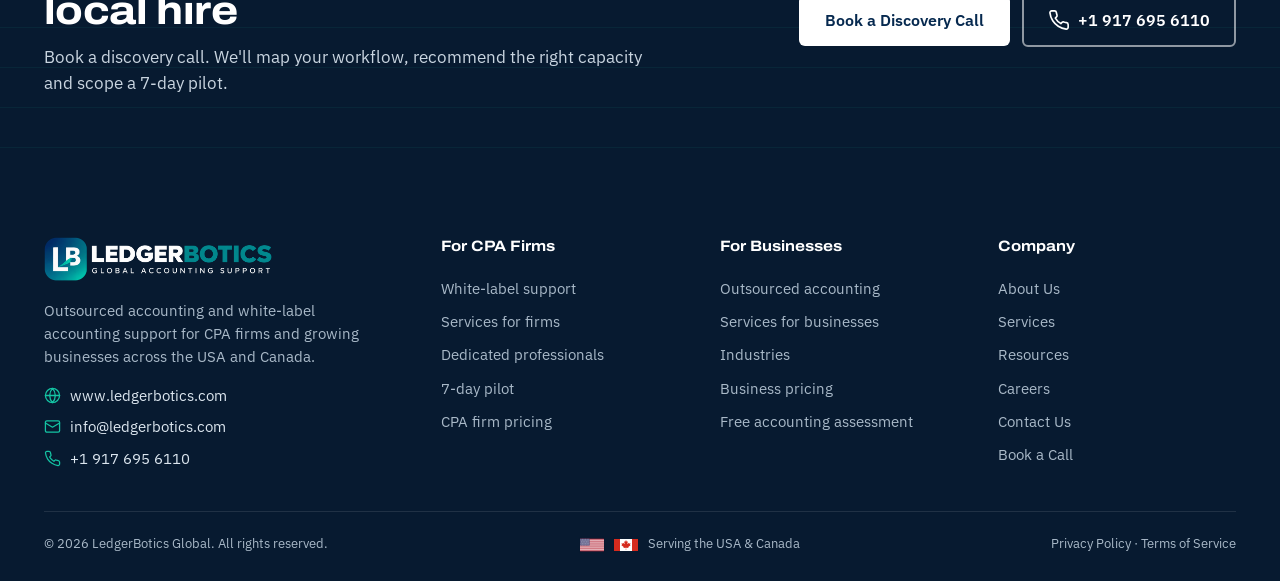
<file: for-cpa-firms.html>
<!DOCTYPE html>
<html lang="en">
<head>
<meta charset="UTF-8">
<meta name="viewport" content="width=device-width, initial-scale=1, viewport-fit=cover">
<title>White-Label Accounting Support for CPA Firms | LedgerBotics</title>
<meta name="description" content="White-label bookkeeping, month-end close, tax preparation and audit support for US and Canadian CPA firms. Dedicated accounting professionals under your brand. Start with a 7-day pilot.">
<link rel="canonical" href="https://www.ledgerbotics.com/for-cpa-firms.html">
<meta property="og:type" content="website">
<meta property="og:site_name" content="LedgerBotics">
<meta property="og:title" content="White-Label Accounting Support for CPA Firms | LedgerBotics">
<meta property="og:description" content="White-label bookkeeping, month-end close, tax preparation and audit support for US and Canadian CPA firms. Dedicated accounting professionals under your brand. Start with a 7-day pilot.">
<meta property="og:url" content="https://www.ledgerbotics.com/for-cpa-firms.html">
<meta property="og:image" content="https://www.ledgerbotics.com/assets/img/ledgerbotics-logo-full.png">
<meta name="twitter:card" content="summary_large_image">
<meta name="theme-color" content="#06294F">
<link rel="icon" type="image/png" sizes="32x32" href="assets/img/ledgerbotics-icon-32.png">
<link rel="apple-touch-icon" href="assets/img/ledgerbotics-icon-180.png">
<link rel="preconnect" href="https://fonts.googleapis.com">
<link rel="preconnect" href="https://fonts.gstatic.com" crossorigin>
<link href="https://fonts.googleapis.com/css2?family=Archivo:wdth,wght@100..125,500..800&family=IBM+Plex+Sans:wght@400;500;600&display=swap" rel="stylesheet">
<link rel="stylesheet" href="assets/css/styles.css">
<script type="application/ld+json">{"@context": "https://schema.org", "@type": "ProfessionalService", "name": "LedgerBotics", "alternateName": "LedgerBotics Global", "slogan": "Global Accounting Support", "url": "https://www.ledgerbotics.com/", "logo": "https://www.ledgerbotics.com/assets/img/ledgerbotics-logo.png", "email": "info@ledgerbotics.com", "telephone": "+1 917 695 6110", "areaServed": [{"@type": "Country", "name": "United States"}, {"@type": "Country", "name": "Canada"}], "description": "Outsourced accounting and white-label accounting support for CPA firms and growing businesses across the USA and Canada."}</script>

</head>
<body data-page="cpa">
<a class="skip" href="#main">Skip to content</a>
<svg width="0" height="0" style="position:absolute" aria-hidden="true"><symbol id="i-check" viewBox="0 0 24 24"><path d="M20 6 9 17l-5-5"/></symbol><symbol id="i-plus" viewBox="0 0 24 24"><path d="M12 5v14M5 12h14"/></symbol><symbol id="i-x" viewBox="0 0 24 24"><path d="M18 6 6 18M6 6l12 12"/></symbol><symbol id="i-menu" viewBox="0 0 24 24"><path d="M4 6h16M4 12h16M4 18h16"/></symbol><symbol id="i-chevron" viewBox="0 0 24 24"><path d="m6 9 6 6 6-6"/></symbol><symbol id="i-arrow" viewBox="0 0 24 24"><path d="M5 12h14M13 6l6 6-6 6"/></symbol><symbol id="i-phone" viewBox="0 0 24 24"><path d="M22 16.9v3a2 2 0 0 1-2.2 2 19.8 19.8 0 0 1-8.6-3.1 19.5 19.5 0 0 1-6-6A19.8 19.8 0 0 1 2.1 4.2 2 2 0 0 1 4.1 2h3a2 2 0 0 1 2 1.7c.1 1 .4 1.9.7 2.8a2 2 0 0 1-.5 2.1L8 9.9a16 16 0 0 0 6 6l1.3-1.3a2 2 0 0 1 2.1-.4c.9.3 1.8.6 2.8.7a2 2 0 0 1 1.7 2z"/></symbol><symbol id="i-mail" viewBox="0 0 24 24"><rect x="2" y="4" width="20" height="16" rx="2"/><path d="m22 7-10 6L2 7"/></symbol><symbol id="i-globe" viewBox="0 0 24 24"><circle cx="12" cy="12" r="10"/><path d="M2 12h20M12 2a15 15 0 0 1 4 10 15 15 0 0 1-4 10 15 15 0 0 1-4-10 15 15 0 0 1 4-10z"/></symbol><symbol id="i-clock" viewBox="0 0 24 24"><circle cx="12" cy="12" r="10"/><path d="M12 6v6l4 2"/></symbol><symbol id="i-book" viewBox="0 0 24 24"><path d="M4 19.5A2.5 2.5 0 0 1 6.5 17H20V2H6.5A2.5 2.5 0 0 0 4 4.5v15z"/><path d="M4 19.5A2.5 2.5 0 0 0 6.5 22H20v-5"/></symbol><symbol id="i-scale" viewBox="0 0 24 24"><path d="m16 16 3-8 3 8c-.9.7-1.9 1-3 1s-2.1-.3-3-1Z"/><path d="m2 16 3-8 3 8c-.9.7-1.9 1-3 1s-2.1-.3-3-1Z"/><path d="M7 21h10M12 3v18M3 7h2c2 0 5-1 7-2 2 1 5 2 7 2h2"/></symbol><symbol id="i-calendar" viewBox="0 0 24 24"><rect x="3" y="4" width="18" height="18" rx="2"/><path d="M16 2v4M8 2v4M3 10h18"/></symbol><symbol id="i-receipt" viewBox="0 0 24 24"><path d="M4 2v20l2-1 2 1 2-1 2 1 2-1 2 1 2-1 2 1V2l-2 1-2-1-2 1-2-1-2 1-2-1-2 1Z"/><path d="M8 7h8M8 11h8M8 15h5"/></symbol><symbol id="i-wallet" viewBox="0 0 24 24"><path d="M3 5v14a2 2 0 0 0 2 2h16V7H5a2 2 0 0 1-2-2zm0 0a2 2 0 0 1 2-2h12v4"/><circle cx="16.5" cy="14" r="1"/></symbol><symbol id="i-file" viewBox="0 0 24 24"><path d="M14 2H6a2 2 0 0 0-2 2v16a2 2 0 0 0 2 2h12a2 2 0 0 0 2-2V8z"/><path d="M14 2v6h6M8 13h8M8 17h6"/></symbol><symbol id="i-search" viewBox="0 0 24 24"><circle cx="11" cy="11" r="8"/><path d="m21 21-4.3-4.3"/></symbol><symbol id="i-refresh" viewBox="0 0 24 24"><path d="M3 12a9 9 0 0 1 15-6.7L21 8M21 3v5h-5M21 12a9 9 0 0 1-15 6.7L3 16M8 16H3v5"/></symbol><symbol id="i-user" viewBox="0 0 24 24"><circle cx="12" cy="8" r="4"/><path d="M20 21a8 8 0 0 0-16 0"/></symbol><symbol id="i-users" viewBox="0 0 24 24"><circle cx="9" cy="8" r="4"/><path d="M2 21a7 7 0 0 1 14 0M16 3.1a4 4 0 0 1 0 7.8M22 21a7 7 0 0 0-4-6.3"/></symbol><symbol id="i-folder" viewBox="0 0 24 24"><path d="M4 20h16a2 2 0 0 0 2-2V8a2 2 0 0 0-2-2h-7.9a2 2 0 0 1-1.7-.9l-.8-1.2A2 2 0 0 0 7.9 3H4a2 2 0 0 0-2 2v13c0 1.1.9 2 2 2z"/></symbol><symbol id="i-grid" viewBox="0 0 24 24"><rect x="3" y="3" width="7" height="7" rx="1"/><rect x="14" y="3" width="7" height="7" rx="1"/><rect x="3" y="14" width="7" height="7" rx="1"/><rect x="14" y="14" width="7" height="7" rx="1"/></symbol><symbol id="i-check-circle" viewBox="0 0 24 24"><circle cx="12" cy="12" r="10"/><path d="m9 12 2 2 4-4"/></symbol><symbol id="i-shield" viewBox="0 0 24 24"><path d="M12 22s8-4 8-10V5l-8-3-8 3v7c0 6 8 10 8 10z"/><path d="m9 12 2 2 4-4"/></symbol><symbol id="i-percent" viewBox="0 0 24 24"><path d="M19 5 5 19"/><circle cx="6.5" cy="6.5" r="2.5"/><circle cx="17.5" cy="17.5" r="2.5"/></symbol><symbol id="i-trending" viewBox="0 0 24 24"><path d="M22 7 13.5 15.5l-5-5L2 17M16 7h6v6"/></symbol><symbol id="i-chart" viewBox="0 0 24 24"><path d="M3 3v18h18M7 16v-4M12 16V8M17 16v-7"/></symbol><symbol id="i-monitor" viewBox="0 0 24 24"><rect x="2" y="3" width="20" height="14" rx="2"/><path d="M8 21h8M12 17v4"/></symbol><symbol id="i-settings" viewBox="0 0 24 24"><path d="M4 21v-7M4 10V3M12 21v-9M12 8V3M20 21v-5M20 12V3M1 14h6M9 8h6M17 16h6"/></symbol><symbol id="i-compass" viewBox="0 0 24 24"><circle cx="12" cy="12" r="10"/><path d="m16.2 7.8-2.1 6.3-6.3 2.1 2.1-6.3z"/></symbol><symbol id="i-landmark" viewBox="0 0 24 24"><path d="M3 22h18M6 18v-7M10 18v-7M14 18v-7M18 18v-7M12 2l8 5H4z"/></symbol><symbol id="i-cloud" viewBox="0 0 24 24"><path d="M17.5 19H9a7 7 0 1 1 6.7-9h1.8a4.5 4.5 0 1 1 0 9z"/></symbol><symbol id="i-laptop" viewBox="0 0 24 24"><path d="M20 16V7a2 2 0 0 0-2-2H6a2 2 0 0 0-2 2v9m16 0H4m16 0 1.3 2.6a1 1 0 0 1-.9 1.4H3.6a1 1 0 0 1-.9-1.4L4 16"/></symbol><symbol id="i-cart" viewBox="0 0 24 24"><circle cx="8" cy="21" r="1"/><circle cx="19" cy="21" r="1"/><path d="M2 2h3l2.7 12.4a2 2 0 0 0 2 1.6h9.7a2 2 0 0 0 1.9-1.5L23 6H6"/></symbol><symbol id="i-building" viewBox="0 0 24 24"><rect x="4" y="2" width="16" height="20" rx="2"/><path d="M9 22v-4h6v4M8 6h.01M12 6h.01M16 6h.01M8 10h.01M12 10h.01M16 10h.01M8 14h.01M12 14h.01M16 14h.01"/></symbol><symbol id="i-heart" viewBox="0 0 24 24"><path d="M19 14c1.5-1.5 3-3.2 3-5.5A5.5 5.5 0 0 0 16.5 3c-1.8 0-3 .5-4.5 2-1.5-1.5-2.7-2-4.5-2A5.5 5.5 0 0 0 2 8.5c0 2.3 1.5 4 3 5.5l7 7z"/></symbol><symbol id="i-pulse" viewBox="0 0 24 24"><path d="M22 12h-4l-3 9L9 3l-3 9H2"/></symbol><symbol id="i-hammer" viewBox="0 0 24 24"><path d="M2 18h20M4 18v-2a8 8 0 0 1 16 0v2M10 8V5h4v3"/></symbol><symbol id="i-utensils" viewBox="0 0 24 24"><path d="M3 2v7c0 1.1.9 2 2 2h4a2 2 0 0 0 2-2V2M7 2v20M21 15V2a5 5 0 0 0-5 5v6c0 1.1.9 2 2 2h3zm0 0v7"/></symbol><symbol id="i-box" viewBox="0 0 24 24"><path d="M21 8a2 2 0 0 0-1-1.7l-7-4a2 2 0 0 0-2 0l-7 4A2 2 0 0 0 3 8v8a2 2 0 0 0 1 1.7l7 4a2 2 0 0 0 2 0l7-4a2 2 0 0 0 1-1.7z"/><path d="M3.3 7 12 12l8.7-5M12 22V12"/></symbol><symbol id="i-rocket" viewBox="0 0 24 24"><path d="M4.5 16.5c-1.5 1.3-2 5-2 5s3.7-.5 5-2c.7-.8.7-2.1-.1-2.9a2.2 2.2 0 0 0-2.9-.1zM12 15l-3-3a22 22 0 0 1 2-3.9A12.9 12.9 0 0 1 22 2c0 2.7-.8 7.5-6 11a22.4 22.4 0 0 1-4 2zM9 12H4s.6-3 2-4c1.6-1.1 5 0 5 0M12 15v5s3-.6 4-2c1.1-1.6 0-5 0-5"/></symbol><symbol id="i-award" viewBox="0 0 24 24"><circle cx="12" cy="8" r="6"/><path d="M15.5 13 17 22l-5-3-5 3 1.5-9"/></symbol><symbol id="i-route" viewBox="0 0 24 24"><circle cx="6" cy="19" r="3"/><circle cx="18" cy="5" r="3"/><path d="M9 19h8.5a3.5 3.5 0 0 0 0-7h-11a3.5 3.5 0 0 1 0-7H15"/></symbol><symbol id="i-layers" viewBox="0 0 24 24"><path d="m12 2 10 5-10 5L2 7zM2 17l10 5 10-5M2 12l10 5 10-5"/></symbol><symbol id="i-briefcase" viewBox="0 0 24 24"><rect x="2" y="7" width="20" height="14" rx="2"/><path d="M16 21V5a2 2 0 0 0-2-2h-4a2 2 0 0 0-2 2v16"/></symbol><symbol id="i-target" viewBox="0 0 24 24"><circle cx="12" cy="12" r="10"/><circle cx="12" cy="12" r="6"/><circle cx="12" cy="12" r="2"/></symbol><symbol id="i-tag" viewBox="0 0 24 24"><path d="M12 2H2v10l9.3 9.3a2.4 2.4 0 0 0 3.4 0l6.6-6.6a2.4 2.4 0 0 0 0-3.4z"/><path d="M7 7h.01"/></symbol><symbol id="i-expand" viewBox="0 0 24 24"><path d="M15 3h6v6M9 21H3v-6M21 3l-7 7M3 21l7-7"/></symbol><symbol id="i-lock" viewBox="0 0 24 24"><rect x="3" y="11" width="18" height="11" rx="2"/><path d="M7 11V7a5 5 0 0 1 10 0v4"/></symbol><symbol id="i-gavel" viewBox="0 0 24 24"><path d="m16 16 3-8 3 8c-.9.7-1.9 1-3 1s-2.1-.3-3-1Z"/><path d="m2 16 3-8 3 8c-.9.7-1.9 1-3 1s-2.1-.3-3-1Z"/><path d="M7 21h10M12 3v18M3 7h2c2 0 5-1 7-2 2 1 5 2 7 2h2"/></symbol><symbol id="i-hand" viewBox="0 0 24 24"><path d="M19 14c1.5-1.5 3-3.2 3-5.5A5.5 5.5 0 0 0 16.5 3c-1.8 0-3 .5-4.5 2-1.5-1.5-2.7-2-4.5-2A5.5 5.5 0 0 0 2 8.5c0 2.3 1.5 4 3 5.5l7 7z"/></symbol></svg>
<div class="topbar"><div class="container">
  <div class="tb-msg">Accounting support for CPA firms and growing businesses across the USA &amp; Canada</div>
  <div class="tb-links"><a href="tel:+19176956110"><svg class="ico" aria-hidden="true"><use href="#i-phone"></use></svg>+1 917 695 6110</a><a class="tb-mail" href="mailto:info@ledgerbotics.com"><svg class="ico" aria-hidden="true"><use href="#i-mail"></use></svg>info@ledgerbotics.com</a>
      <div class="country-pick">
        <button class="country-btn" id="countryBtn" type="button" aria-haspopup="true" aria-expanded="false" aria-label="Choose country">
          <span class="flag cb-flag" data-flag="us"></span><span class="cb-name">USA</span><svg class="ico caret" aria-hidden="true"><use href="#i-chevron"></use></svg>
        </button>
        <div class="country-menu" id="countryMenu" role="menu">
          <button type="button" role="menuitemradio" aria-checked="true" data-country="us"><span class="flag" data-flag="us"></span> United States</button>
          <button type="button" role="menuitemradio" aria-checked="false" data-country="ca"><span class="flag" data-flag="ca"></span> Canada</button>
        </div>
      </div>
  </div>
</div></div>
<header class="site-header">
  <div class="container nav">
    <a class="brand" href="index.html" aria-label="LedgerBotics home"><img src="assets/img/ledgerbotics-logo.png" alt="LedgerBotics — Global Accounting Support" width="900" height="174"></a>
    <nav aria-label="Main"><ul class="menu"><li><a href="about.html" aria-haspopup="true">About Us <svg class="ico caret" aria-hidden="true"><use href="#i-chevron"></use></svg></a><div class="dropdown"><a href="about.html"><svg class="ico" aria-hidden="true"><use href="#i-globe"></use></svg><span><b>About LedgerBotics</b><small>Who we are and how we work</small></span></a><a href="about.html#why" data-svc="why-us"><svg class="ico" aria-hidden="true"><use href="#i-award"></use></svg><span><b>Why LedgerBotics</b><small>What sets our delivery apart</small></span></a><a href="about.html#why" data-svc="how-we-work"><svg class="ico" aria-hidden="true"><use href="#i-route"></use></svg><span><b>How we work</b><small>A clear, predictable start</small></span></a><a href="about.html#team"><svg class="ico" aria-hidden="true"><use href="#i-users"></use></svg><span><b>Our team</b><small>Professionals matched to the work</small></span></a><a href="about.html#why" data-svc="careers"><svg class="ico" aria-hidden="true"><use href="#i-briefcase"></use></svg><span><b>Careers</b><small>Join LedgerBotics</small></span></a></div></li><li><a href="for-cpa-firms.html" aria-current="page" aria-haspopup="true">For CPA Firms <svg class="ico caret" aria-hidden="true"><use href="#i-chevron"></use></svg></a><div class="dropdown"><a href="for-cpa-firms.html"><svg class="ico" aria-hidden="true"><use href="#i-landmark"></use></svg><span><b>White-label accounting support</b><small>Capacity working behind your brand</small></span></a><a href="for-cpa-firms.html#services"><svg class="ico" aria-hidden="true"><use href="#i-layers"></use></svg><span><b>Services for firms</b><small>Bookkeeping, close, tax and audit support</small></span></a><a href="for-cpa-firms.html#roles"><svg class="ico" aria-hidden="true"><use href="#i-users"></use></svg><span><b>Dedicated professionals</b><small>Accountants, bookkeepers and pods</small></span></a><a href="for-cpa-firms.html#pilot"><svg class="ico" aria-hidden="true"><use href="#i-target"></use></svg><span><b>7-day pilot</b><small>Test one account or workstream</small></span></a><a href="pricing.html#cpa"><svg class="ico" aria-hidden="true"><use href="#i-tag"></use></svg><span><b>CPA firm pricing</b><small>Fixed monthly capacity</small></span></a></div></li><li><a href="for-businesses.html" aria-haspopup="true">For Businesses <svg class="ico caret" aria-hidden="true"><use href="#i-chevron"></use></svg></a><div class="dropdown"><a href="for-businesses.html"><svg class="ico" aria-hidden="true"><use href="#i-building"></use></svg><span><b>Outsourced accounting</b><small>An accounting team for your business</small></span></a><a href="for-businesses.html#services"><svg class="ico" aria-hidden="true"><use href="#i-layers"></use></svg><span><b>Services for businesses</b><small>Bookkeeping to CFO support</small></span></a><a href="for-businesses.html#how"><svg class="ico" aria-hidden="true"><use href="#i-route"></use></svg><span><b>How it works</b><small>Assessment, quote, onboarding</small></span></a><a href="pricing.html#business"><svg class="ico" aria-hidden="true"><use href="#i-tag"></use></svg><span><b>Business pricing</b><small>Custom quote for your needs</small></span></a><a href="contact.html?type=business&intent=assessment"><svg class="ico" aria-hidden="true"><use href="#i-check-circle"></use></svg><span><b>Free accounting assessment</b><small>No obligation</small></span></a></div></li><li><a href="services.html">Services</a></li><li><a href="pricing.html">Pricing</a></li><li><a href="resources.html" aria-haspopup="true">Resources <svg class="ico caret" aria-hidden="true"><use href="#i-chevron"></use></svg></a><div class="dropdown"><a href="resources.html#articles"><svg class="ico" aria-hidden="true"><use href="#i-book"></use></svg><span><b>Articles & guides</b><small>Practical accounting guidance</small></span></a><a href="resources.html#scenarios"><svg class="ico" aria-hidden="true"><use href="#i-chart"></use></svg><span><b>Engagement scenarios</b><small>Illustrative examples</small></span></a><a href="resources.html#faq"><svg class="ico" aria-hidden="true"><use href="#i-file"></use></svg><span><b>FAQ</b><small>Answers for firms and businesses</small></span></a></div></li><li><a href="contact.html">Contact Us</a></li></ul></nav>
    <div class="nav-right">
      <a class="btn btn-primary book-btn" href="contact.html?intent=consultation">Book a Call</a>
      <button class="hamburger" id="menuOpen" type="button" aria-label="Open menu" aria-expanded="false" aria-controls="drawer"><svg class="ico" aria-hidden="true"><use href="#i-menu"></use></svg></button>
    </div>
  </div>
</header>
<div class="drawer-backdrop" id="drawerBackdrop"></div>
<aside class="drawer" id="drawer" aria-label="Mobile menu" aria-hidden="true">
  <div class="drawer-head"><img src="assets/img/ledgerbotics-logo.png" alt="LedgerBotics" width="900" height="174"><button class="drawer-close" id="menuClose" type="button" aria-label="Close menu"><svg class="ico" aria-hidden="true"><use href="#i-x"></use></svg></button></div>
  <nav><a href="about.html">About Us</a><a href="for-cpa-firms.html" aria-current="page">For CPA Firms</a><a class="sub" href="for-cpa-firms.html#services">Services for firms</a><a class="sub" href="pricing.html#cpa">CPA firm pricing</a><a href="for-businesses.html">For Businesses</a><a class="sub" href="for-businesses.html#services">Services for businesses</a><a class="sub" href="contact.html?type=business&intent=assessment">Free accounting assessment</a><a href="services.html">Services</a><a href="pricing.html">Pricing</a><a href="resources.html">Resources</a><a href="contact.html">Contact Us</a></nav>
  <div class="drawer-country" role="group" aria-label="Country">
    <button type="button" data-country="us" aria-pressed="true"><span class="flag" data-flag="us"></span> USA</button>
    <button type="button" data-country="ca" aria-pressed="false"><span class="flag" data-flag="ca"></span> Canada</button>
  </div>
  <a class="btn btn-primary btn-block" href="contact.html?intent=consultation">Book a Call</a>
  <a class="btn btn-outline btn-block" style="margin-top:10px" href="tel:+19176956110"><svg class="ico" aria-hidden="true"><use href="#i-phone"></use></svg> +1 917 695 6110</a>
</aside>
<main id="main"><section class="page-hero"><div class="container">
  <div class="crumbs"><a href="index.html">Home</a> / For CPA Firms</div>
  <span class="label">For CPA &amp; accounting firms</span><h1>White-Label Accounting Support for CPA &amp; Accounting Firms</h1><p class="lead">Scale your accounting practice with a reliable offshore accounting team working behind your brand.</p>
  <div class="btn-row"><a class="btn btn-primary" href="contact.html?type=cpa&amp;intent=discovery">Book a Discovery Call →</a><a class="btn btn-outline" href="contact.html?type=cpa&amp;intent=pilot">Request a 7-Day Pilot</a><a class="text-link" href="pricing.html#cpa">View CPA firm pricing</a></div></div></section>
<section class="section-tight"><div class="container">
  <div class="highlights">
    <div><svg class="ico" aria-hidden="true"><use href="#i-target"></use></svg><b>7-Day Pilot</b><span>Test one account or workstream before you commit.</span></div>
    <div><svg class="ico" aria-hidden="true"><use href="#i-users"></use></svg><b>Dedicated Accounting Professionals</b><span>Assigned to your firm, not a rotating pool.</span></div>
    <div><svg class="ico" aria-hidden="true"><use href="#i-tag"></use></svg><b>White-Label Delivery</b><span>Your brand, your workflow. Clients only see you.</span></div>
    <div><svg class="ico" aria-hidden="true"><use href="#i-expand"></use></svg><b>Flexible Capacity</b><span>Part-time, dedicated, senior or a custom pod.</span></div>
    <div><svg class="ico" aria-hidden="true"><use href="#i-monitor"></use></svg><b>QBO, Xero &amp; more</b><span>Expertise across accounting and tax software.</span></div>
  </div>
</div></section>

<section class="section" id="services" style="padding-top:24px"><div class="container">
  <div class="sec-head"><span class="label">Services for your firm</span><h2>Accounting capacity for every part of your practice</h2><p>Select any service for scope, deliverables and software.</p></div>
  <div class="grid g4">
    <button type="button" class="card" data-svc="bookkeeping"><div class="ic"><svg class="ico" aria-hidden="true"><use href="#i-book"></use></svg></div><h3>Bookkeeping</h3><p>Client books maintained daily, weekly or monthly in your software.</p><span class="more">View details</span></button>
    <button type="button" class="card" data-svc="recon"><div class="ic"><svg class="ico" aria-hidden="true"><use href="#i-scale"></use></svg></div><h3>Bank & Credit Card Reconciliations</h3><p>Every account reconciled, every exception documented.</p><span class="more">View details</span></button>
    <button type="button" class="card" data-svc="accounting-outsourcing"><div class="ic"><svg class="ico" aria-hidden="true"><use href="#i-calendar"></use></svg></div><h3>Month-End Close</h3><p>Accruals, schedules and reviewer-ready close.</p><span class="more">View details</span></button>
    <button type="button" class="card" data-svc="arap"><div class="ic"><svg class="ico" aria-hidden="true"><use href="#i-receipt"></use></svg></div><h3>AP / AR</h3><p>Bill entry, invoicing, cash application and aging.</p><span class="more">View details</span></button>
    <button type="button" class="card" data-svc="payroll"><div class="ic"><svg class="ico" aria-hidden="true"><use href="#i-wallet"></use></svg></div><h3>Payroll Support</h3><p>US multi-state and Canadian payroll support.</p><span class="more">View details</span></button>
    <button type="button" class="card" data-svc="tax-prep"><div class="ic"><svg class="ico" aria-hidden="true"><use href="#i-file"></use></svg></div><h3>Tax Preparation Support</h3><p>US and Canadian returns and workpapers.</p><span class="more">View details</span></button>
    <button type="button" class="card" data-svc="audit"><div class="ic"><svg class="ico" aria-hidden="true"><use href="#i-search"></use></svg></div><h3>Audit Support</h3><p>PBC lists, lead schedules and tie-outs.</p><span class="more">View details</span></button>
    <button type="button" class="card" data-svc="cleanup"><div class="ic"><svg class="ico" aria-hidden="true"><use href="#i-refresh"></use></svg></div><h3>Accounting Cleanup</h3><p>Backlogged client books brought current.</p><span class="more">View details</span></button>
    <button type="button" class="card" data-svc="hire-accountant"><div class="ic"><svg class="ico" aria-hidden="true"><use href="#i-user"></use></svg></div><h3>Dedicated Accountants</h3><p>GL ownership and month-end for your clients.</p><span class="more">View details</span></button>
    <button type="button" class="card" data-svc="hire-bookkeeper"><div class="ic"><svg class="ico" aria-hidden="true"><use href="#i-book"></use></svg></div><h3>Dedicated Bookkeepers</h3><p>Full-cycle bookkeeping across your client list.</p><span class="more">View details</span></button>
    <button type="button" class="card" data-svc="vadmin"><div class="ic"><svg class="ico" aria-hidden="true"><use href="#i-folder"></use></svg></div><h3>Practice Administration</h3><p>Onboarding, CRM, engagement letters and inbox.</p><span class="more">View details</span></button>
    <button type="button" class="card" data-svc="pod"><div class="ic"><svg class="ico" aria-hidden="true"><use href="#i-grid"></use></svg></div><h3>Custom Accounting Pods</h3><p>A structured team with supervisor and QC.</p><span class="more">View details</span></button>
  </div>
</div></section>

<section class="section bg-paper" id="roles"><div class="container">
  <div class="sec-head"><span class="label">Dedicated professionals</span><h2>Add specialist roles to your team</h2><p>Reserve the roles your firm needs, under your brand and inside your systems.</p></div>
  <div class="svc-list">
    <button type="button" data-svc="hire-tax"><svg class="ico" aria-hidden="true"><use href="#i-file"></use></svg><span>Tax preparers</span><svg class="ico arrow" aria-hidden="true"><use href="#i-arrow"></use></svg></button>
    <button type="button" data-svc="hire-review"><svg class="ico" aria-hidden="true"><use href="#i-check-circle"></use></svg><span>Tax reviewers</span><svg class="ico arrow" aria-hidden="true"><use href="#i-arrow"></use></svg></button>
    <button type="button" data-svc="hire-audit"><svg class="ico" aria-hidden="true"><use href="#i-shield"></use></svg><span>Audit support staff</span><svg class="ico arrow" aria-hidden="true"><use href="#i-arrow"></use></svg></button>
    <button type="button" data-svc="hire-qb"><svg class="ico" aria-hidden="true"><use href="#i-award"></use></svg><span>QuickBooks & Xero experts</span><svg class="ico arrow" aria-hidden="true"><use href="#i-arrow"></use></svg></button>
    <button type="button" data-svc="hire-payroll"><svg class="ico" aria-hidden="true"><use href="#i-wallet"></use></svg><span>Payroll specialists</span><svg class="ico arrow" aria-hidden="true"><use href="#i-arrow"></use></svg></button>
    <button type="button" data-svc="hire-sup"><svg class="ico" aria-hidden="true"><use href="#i-users"></use></svg><span>Account supervisors</span><svg class="ico arrow" aria-hidden="true"><use href="#i-arrow"></use></svg></button>
    <button type="button" data-svc="salestax"><svg class="ico" aria-hidden="true"><use href="#i-percent"></use></svg><span>Sales tax & GST/HST specialists</span><svg class="ico arrow" aria-hidden="true"><use href="#i-arrow"></use></svg></button>
    <button type="button" data-svc="vcfo"><svg class="ico" aria-hidden="true"><use href="#i-trending"></use></svg><span>Reporting & advisory support</span><svg class="ico arrow" aria-hidden="true"><use href="#i-arrow"></use></svg></button>
    <button type="button" data-svc="vadmin"><svg class="ico" aria-hidden="true"><use href="#i-folder"></use></svg><span>Practice administrators</span><svg class="ico arrow" aria-hidden="true"><use href="#i-arrow"></use></svg></button>
  </div>
</div></section>

<section class="section bg-ink" id="pilot"><div class="container">
  <div class="sec-head"><span class="label">7-day pilot</span><h2>Start with a controlled 7-day pilot</h2><p>A defined pilot for one account or workstream, up to 10 working hours in one agreed accounting platform. No direct client communication, filing or professional sign-off during the pilot.</p></div>
  <ol class="steps" style="padding:0;margin:0 0 36px">
    <li><h4>Discovery call</h4><p>We review your firm, software and the work you want to test.</p></li>
    <li><h4>Agree the scope</h4><p>One account or workstream: bookkeeping, reconciliation or cleanup.</p></li>
    <li><h4>Secure access and delivery</h4><p>Least-privilege access under your controls; work delivered for review.</p></li>
    <li><h4>Review and decide</h4><p>The first paid month begins only after you approve the pilot.</p></li>
  </ol>
  <a class="btn btn-light" href="contact.html?type=cpa&amp;intent=pilot">Request a 7-Day Pilot →</a>
</div></section>

<section class="section"><div class="container">
  <div class="sec-head"><span class="label">USA &amp; Canada</span><h2>Country-specific support</h2><p>Each jurisdiction has its own regulators, forms, calendars and software. Choose yours.</p></div>
  <div class="tabs" role="tablist" aria-label="Services by country" data-country-tabs>
    <button role="tab" id="hub-us-t" aria-controls="hub-us" aria-selected="true" data-tab-country="us"><span class="flag" data-flag="us"></span> United States</button>
    <button role="tab" id="hub-ca-t" aria-controls="hub-ca" aria-selected="false" tabindex="-1" data-tab-country="ca"><span class="flag" data-flag="ca"></span> Canada</button>
  </div>
  <div class="tab-panel country-panel" id="hub-us" role="tabpanel" aria-labelledby="hub-us-t">
    <h3><span class="flag" data-flag="us"></span> United States</h3><p>Support for US CPA firms, EAs and tax practices: GAAP-ready and multi-state aware.</p>
    <div class="grid g3">
      <button type="button" class="card" data-svc="tax-prep"><div class="ic"><svg class="ico" aria-hidden="true"><use href="#i-file"></use></svg></div><h3>Federal & state tax prep</h3><p>1040, 1041, 1065, 1120, 1120-S, 990 and state returns.</p><span class="more">Details</span></button>
      <button type="button" class="card" data-svc="salestax"><div class="ic"><svg class="ico" aria-hidden="true"><use href="#i-percent"></use></svg></div><h3>Sales tax (nexus)</h3><p>Nexus reviews, registrations support and filings.</p><span class="more">Details</span></button>
      <button type="button" class="card" data-svc="bookkeeping"><div class="ic"><svg class="ico" aria-hidden="true"><use href="#i-book"></use></svg></div><h3>Bookkeeping & GAAP</h3><p>QuickBooks, Xero, NetSuite and month-end close.</p><span class="more">Details</span></button>
      <button type="button" class="card" data-svc="payroll"><div class="ic"><svg class="ico" aria-hidden="true"><use href="#i-wallet"></use></svg></div><h3>Multi-state payroll</h3><p>ADP, Gusto, Paychex; W-2, 941, 940 support.</p><span class="more">Details</span></button>
      <button type="button" class="card" data-svc="vcfo"><div class="ic"><svg class="ico" aria-hidden="true"><use href="#i-trending"></use></svg></div><h3>Reporting support</h3><p>Cash flow, KPIs and budget vs. actual packs.</p><span class="more">Details</span></button>
      <button type="button" class="card" data-svc="audit"><div class="ic"><svg class="ico" aria-hidden="true"><use href="#i-search"></use></svg></div><h3>Audit support</h3><p>Workpapers, tie-outs and PBC lists.</p><span class="more">Details</span></button>
    </div>
  </div>
  <div class="tab-panel country-panel" id="hub-ca" role="tabpanel" aria-labelledby="hub-ca-t" hidden>
    <h3><span class="flag" data-flag="ca"></span> Canada</h3><p>CRA-aware tax and accounting support for Canadian CPA firms, federal and provincial.</p>
    <div class="grid g3">
      <button type="button" class="card" data-svc="tax-prep"><div class="ic"><svg class="ico" aria-hidden="true"><use href="#i-file"></use></svg></div><h3>T1 & T2 tax prep</h3><p>TaxCycle, Profile and CCH iFirm.</p><span class="more">Details</span></button>
      <button type="button" class="card" data-svc="salestax"><div class="ic"><svg class="ico" aria-hidden="true"><use href="#i-percent"></use></svg></div><h3>GST / HST / PST / QST</h3><p>Multi-province indirect tax filings.</p><span class="more">Details</span></button>
      <button type="button" class="card" data-svc="bookkeeping"><div class="ic"><svg class="ico" aria-hidden="true"><use href="#i-book"></use></svg></div><h3>Bookkeeping</h3><p>QBO Canada, Xero, Sage 50 and Wave.</p><span class="more">Details</span></button>
      <button type="button" class="card" data-svc="payroll"><div class="ic"><svg class="ico" aria-hidden="true"><use href="#i-wallet"></use></svg></div><h3>Canadian payroll</h3><p>Source deductions, T4, T4A and ROE support.</p><span class="more">Details</span></button>
      <button type="button" class="card" data-svc="audit"><div class="ic"><svg class="ico" aria-hidden="true"><use href="#i-search"></use></svg></div><h3>NTR & compilation files</h3><p>CaseWare working-paper support.</p><span class="more">Details</span></button>
      <button type="button" class="card" data-svc="vcfo"><div class="ic"><svg class="ico" aria-hidden="true"><use href="#i-trending"></use></svg></div><h3>SR&ED support</h3><p>Documentation and cost tracking.</p><span class="more">Details</span></button>
    </div>
  </div>
</div></section>

<section class="section-tight bg-paper"><div class="container">
  <div class="biz-price" style="border-color:var(--navy)">
    <div class="left">
      <span class="label">CPA firm pricing</span>
      <h3>Fixed monthly capacity from <span data-cur>$</span><span data-us="1,099" data-ca="1,499">1,099</span>/month</h3>
      <p class="muted">Part-time, dedicated and senior accounting professionals, or a custom pod. Prices are fixed in the displayed billing currency.</p>
      <div class="btn-row"><a class="btn btn-primary" href="pricing.html#cpa">See CPA firm pricing</a></div>
    </div>
    <div class="right" style="background:var(--paper-2);border-color:var(--line)">
      <h4>Plans</h4>
      <ul class="factor-list">
        <li><svg class="ico" aria-hidden="true"><use href="#i-check"></use></svg>Part-Time Accounting Professional</li>
        <li><svg class="ico" aria-hidden="true"><use href="#i-check"></use></svg>Dedicated Accounting Professional</li>
        <li><svg class="ico" aria-hidden="true"><use href="#i-check"></use></svg>Senior Accounting Professional</li>
        <li><svg class="ico" aria-hidden="true"><use href="#i-check"></use></svg>Custom Pod</li>
      </ul>
    </div>
  </div>
</div></section>

<section class="section"><div class="container">
  <div class="sec-head"><span class="label">Illustrative scenario</span><h2>How a white-label engagement can work</h2><p>Illustrative only; not a guaranteed result or a verified client engagement.</p></div>
  <div class="grid g2" data-cases="cpa"></div>
</div></section>

<section class="section bg-paper" id="faq"><div class="container">
  <div class="sec-head"><span class="label">FAQ</span><h2>Questions from CPA firms</h2></div>
  <div class="faq" data-faq="cpa"></div>
</div></section>
<section class="cta-band"><div class="container">
  <div><h2>Add capacity without another local hire</h2><p>Book a discovery call. We'll map your workflow, recommend the right capacity and scope a 7-day pilot.</p></div>
  <div class="btn-row"><a class="btn btn-light" href="contact.html?type=cpa&amp;intent=discovery">Book a Discovery Call</a><a class="btn btn-ghost-light" href="tel:+19176956110"><svg class="ico" aria-hidden="true"><use href="#i-phone"></use></svg> +1 917 695 6110</a></div>
</div></section></main>
<footer class="site-footer">
  <div class="container">
    <div class="foot-grid">
      <div class="foot-brand">
        <img src="assets/img/ledgerbotics-logo-white.png" alt="LedgerBotics — Global Accounting Support" width="900" height="174" loading="lazy">
        <p>Outsourced accounting and white-label accounting support for CPA firms and growing businesses across the USA and Canada.</p>
        <div class="foot-contact">
          <a href="https://www.ledgerbotics.com"><svg class="ico" aria-hidden="true"><use href="#i-globe"></use></svg>www.ledgerbotics.com</a>
          <a href="mailto:info@ledgerbotics.com"><svg class="ico" aria-hidden="true"><use href="#i-mail"></use></svg>info@ledgerbotics.com</a>
          <a href="tel:+19176956110"><svg class="ico" aria-hidden="true"><use href="#i-phone"></use></svg>+1 917 695 6110</a>
        </div>
      </div>
      <nav aria-label="For CPA firms"><h4>For CPA Firms</h4>
        <a href="for-cpa-firms.html">White-label support</a>
        <a href="for-cpa-firms.html#services">Services for firms</a>
        <a href="for-cpa-firms.html#roles">Dedicated professionals</a>
        <a href="for-cpa-firms.html#pilot">7-day pilot</a>
        <a href="pricing.html#cpa">CPA firm pricing</a>
      </nav>
      <nav aria-label="For businesses"><h4>For Businesses</h4>
        <a href="for-businesses.html">Outsourced accounting</a>
        <a href="for-businesses.html#services">Services for businesses</a>
        <a href="for-businesses.html#industries">Industries</a>
        <a href="pricing.html#business">Business pricing</a>
        <a href="contact.html?type=business&amp;intent=assessment">Free accounting assessment</a>
      </nav>
      <nav aria-label="Company"><h4>Company</h4>
        <a href="about.html">About Us</a>
        <a href="services.html">Services</a>
        <a href="resources.html">Resources</a>
        <a href="about.html#why" data-svc="careers">Careers</a>
        <a href="contact.html">Contact Us</a>
        <a href="contact.html?intent=consultation">Book a Call</a>
      </nav>
    </div>
    <div class="foot-bottom">
      <div>© <span id="year">2026</span> LedgerBotics Global. All rights reserved.</div>
      <div style="display:flex;gap:10px;align-items:center"><span class="flag" data-flag="us"></span><span class="flag" data-flag="ca"></span><span>Serving the USA &amp; Canada</span></div>
      <div>Privacy Policy · Terms of Service</div>
    </div>
  </div>
</footer>
<div class="modal-bg" id="modalBg" role="dialog" aria-modal="true" aria-labelledby="mTitle">
  <div class="modal">
    <div class="modal-head"><div class="ic" id="mIc"></div><div><h3 id="mTitle"></h3><p id="mSub"></p></div>
      <button class="modal-close" id="mClose" type="button" aria-label="Close"><svg class="ico" aria-hidden="true"><use href="#i-x"></use></svg></button></div>
    <div class="modal-body" id="mBody"></div>
  </div>
</div>
<script src="assets/js/data.js"></script>
<script src="assets/js/site.js"></script>
</body>
</html>
</file>
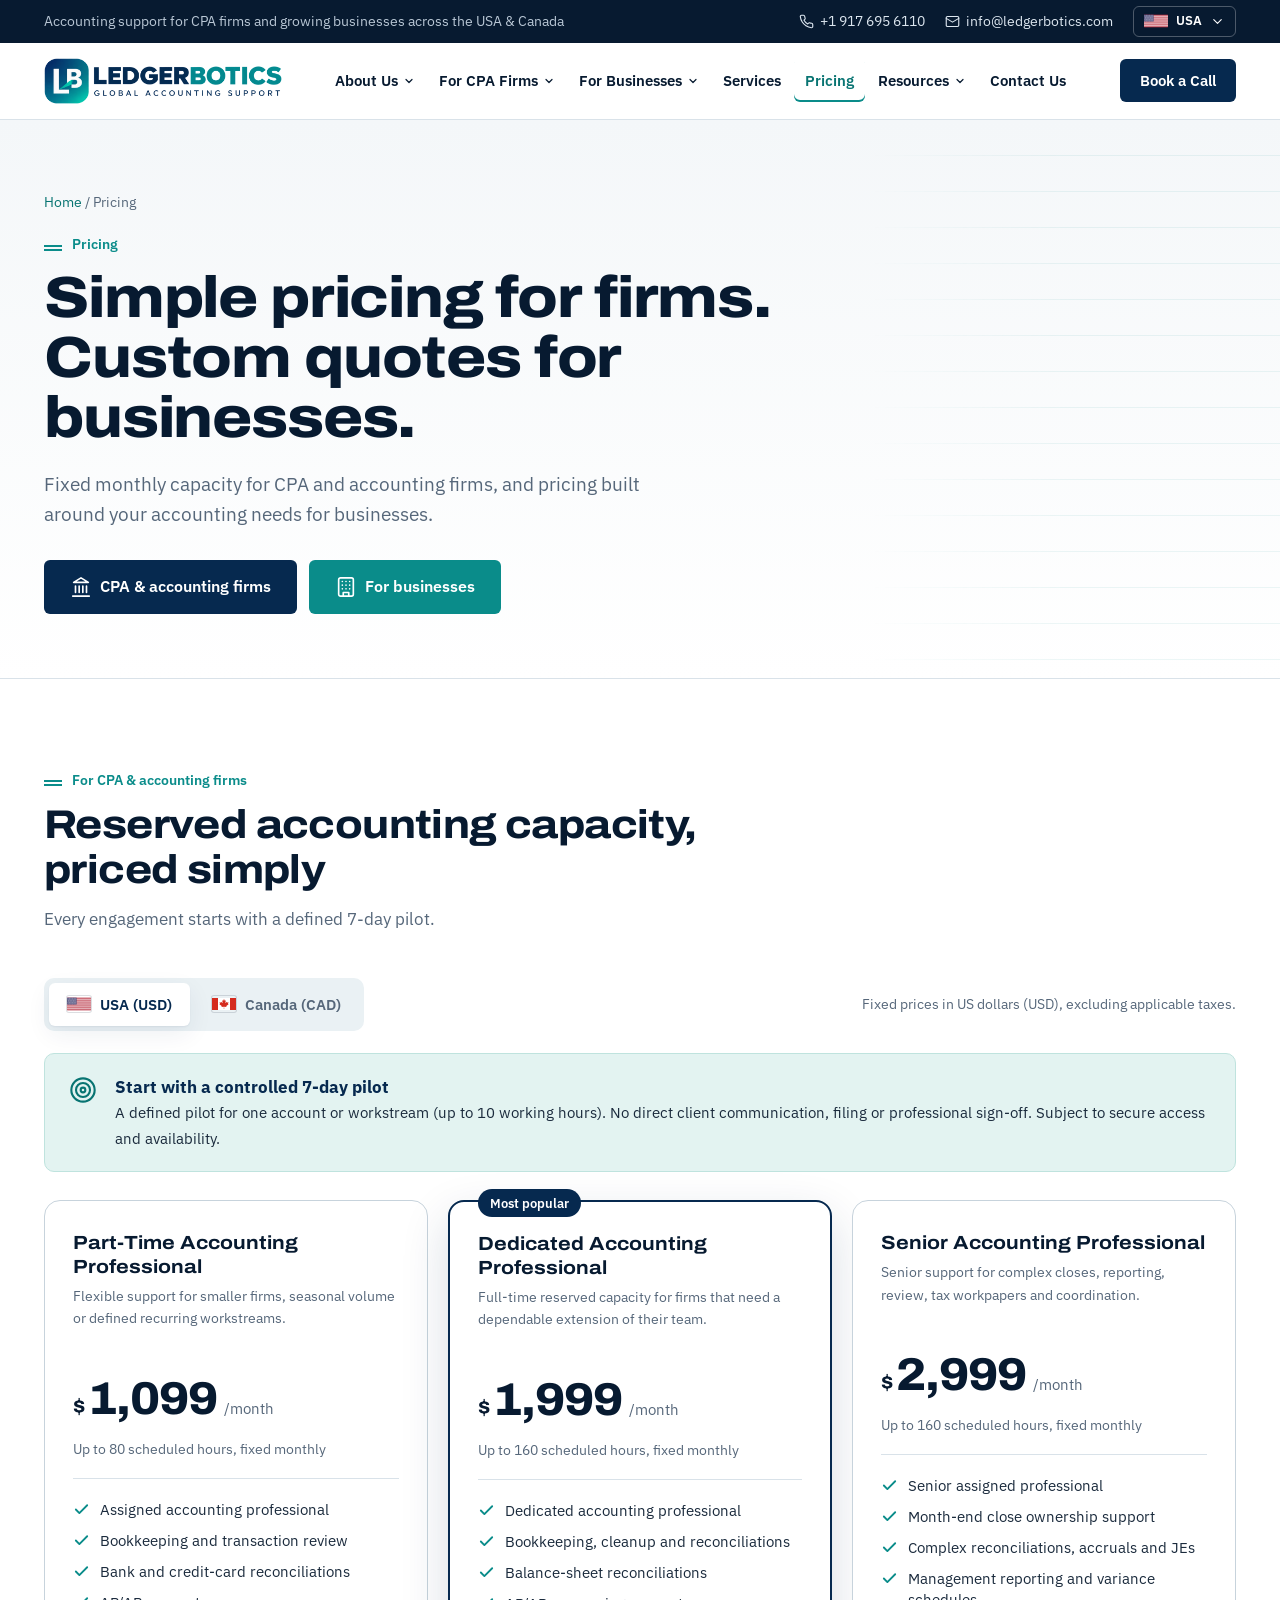
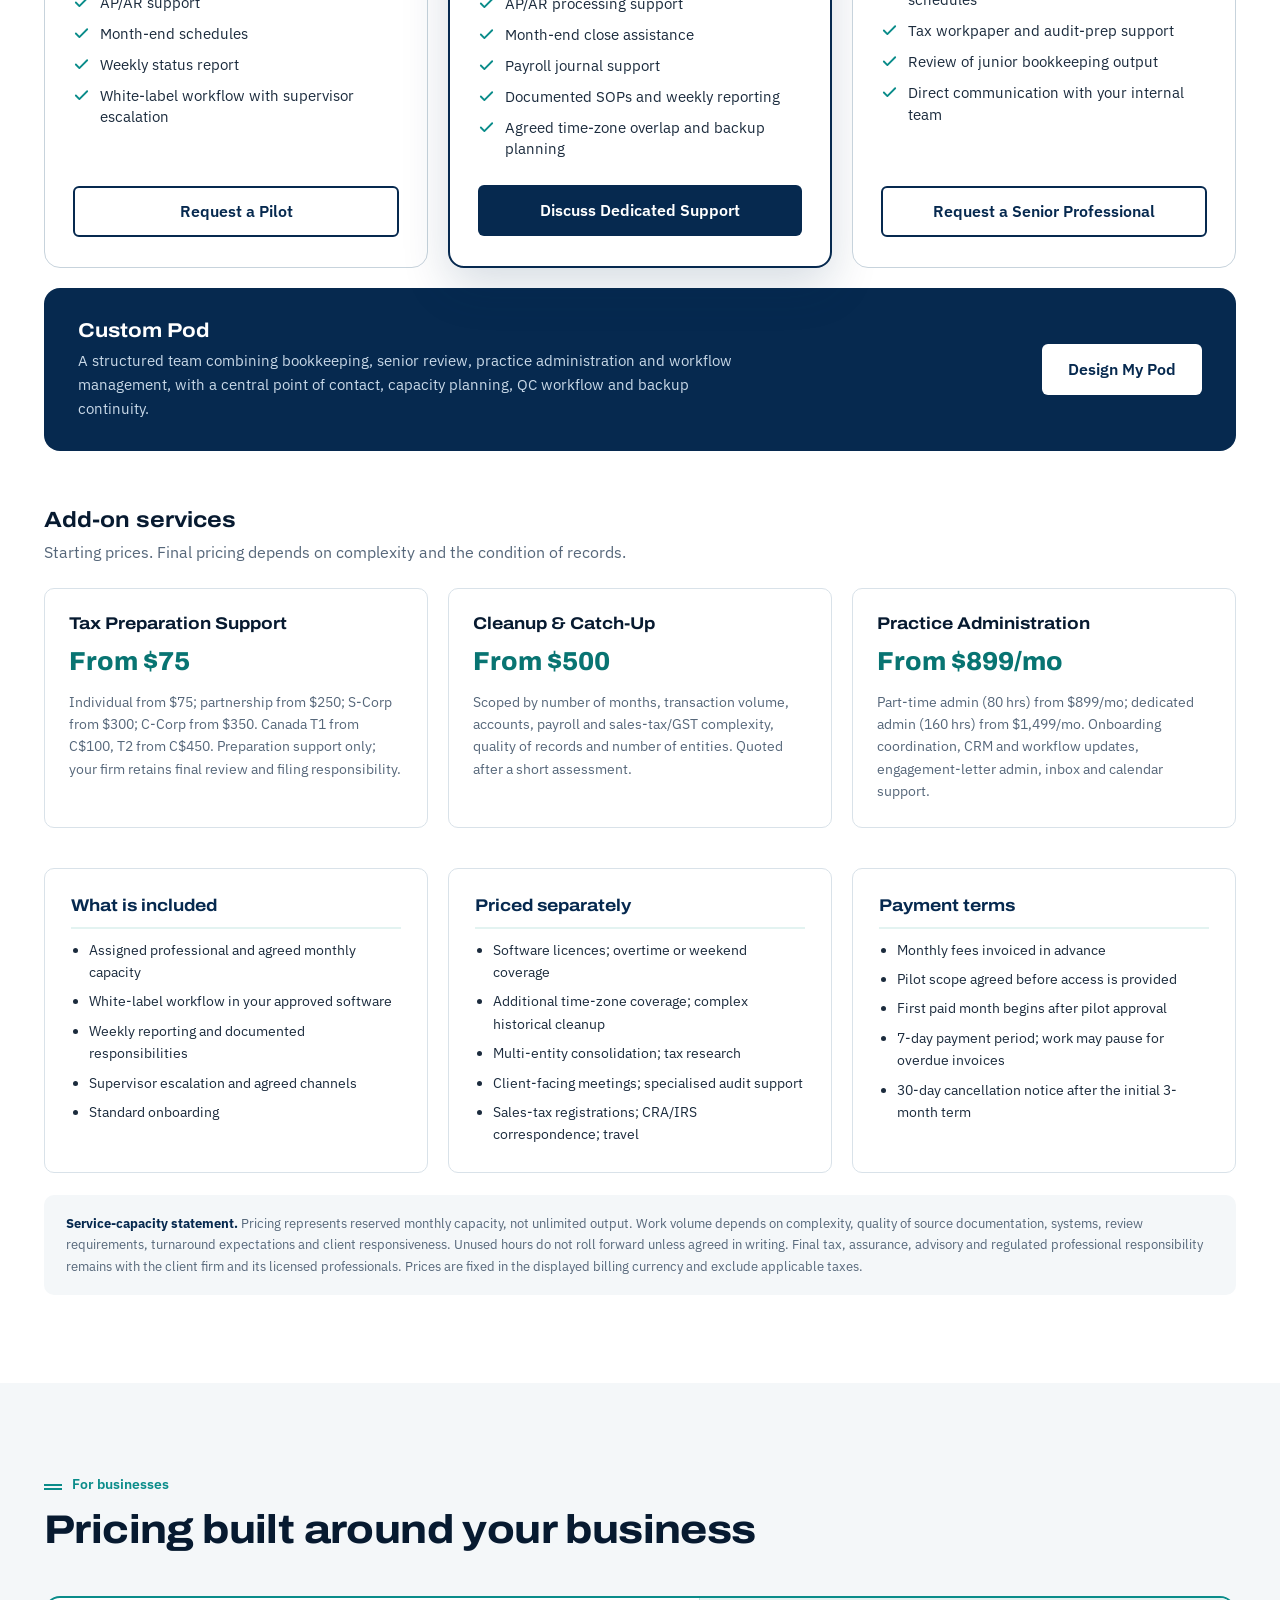
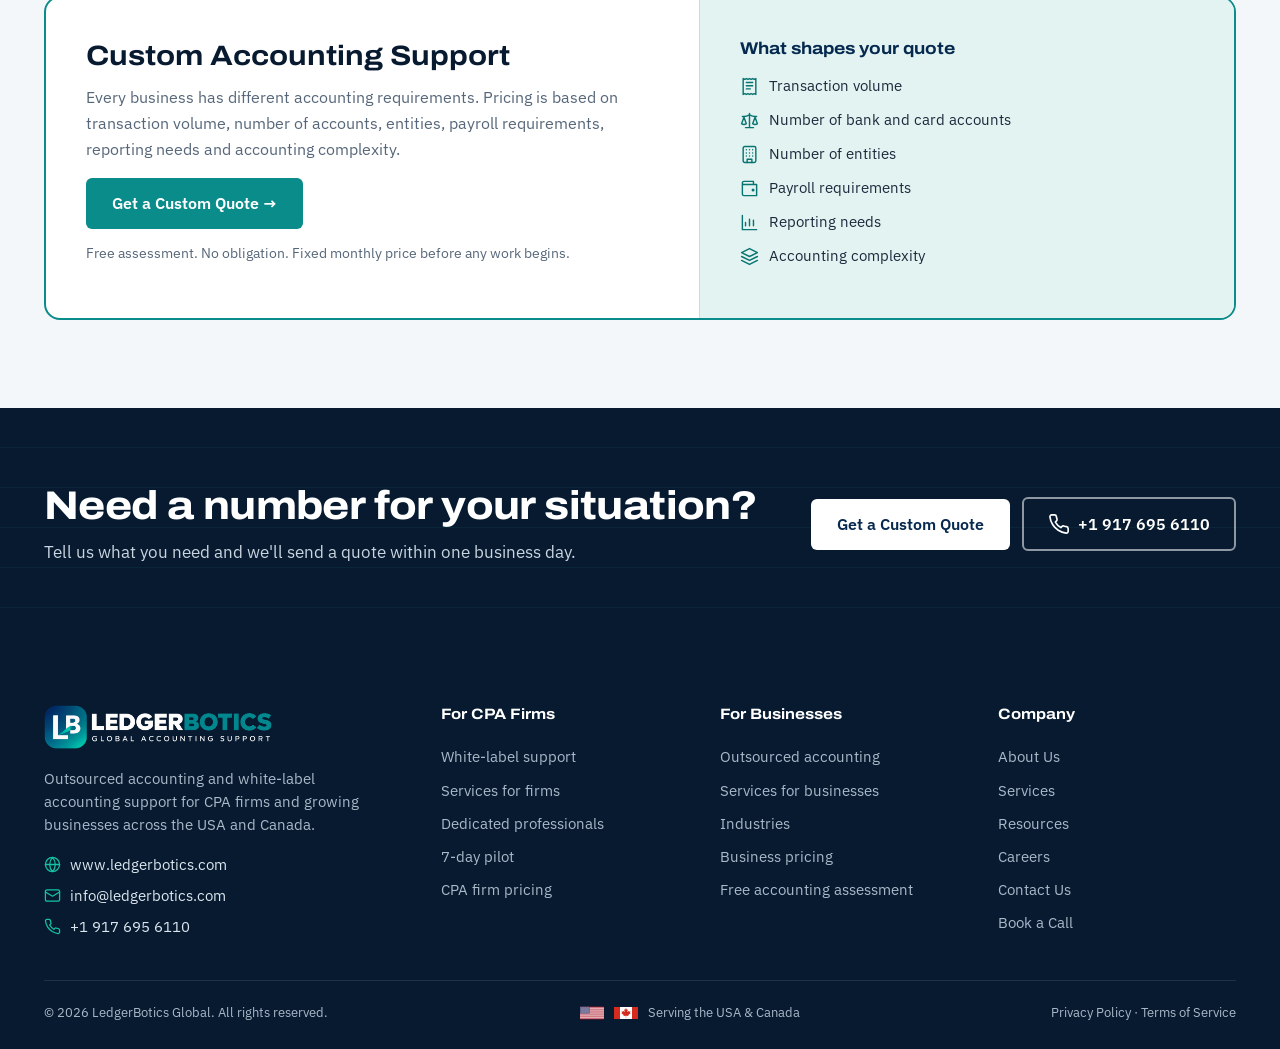
<file: pricing.html>
<!DOCTYPE html>
<html lang="en">
<head>
<meta charset="UTF-8">
<meta name="viewport" content="width=device-width, initial-scale=1, viewport-fit=cover">
<title>Pricing | LedgerBotics</title>
<meta name="description" content="Fixed monthly accounting capacity for CPA firms from $1,099/month, and custom outsourced accounting quotes for businesses in the USA and Canada.">
<link rel="canonical" href="https://www.ledgerbotics.com/pricing.html">
<meta property="og:type" content="website">
<meta property="og:site_name" content="LedgerBotics">
<meta property="og:title" content="Pricing | LedgerBotics">
<meta property="og:description" content="Fixed monthly accounting capacity for CPA firms from $1,099/month, and custom outsourced accounting quotes for businesses in the USA and Canada.">
<meta property="og:url" content="https://www.ledgerbotics.com/pricing.html">
<meta property="og:image" content="https://www.ledgerbotics.com/assets/img/ledgerbotics-logo-full.png">
<meta name="twitter:card" content="summary_large_image">
<meta name="theme-color" content="#06294F">
<link rel="icon" type="image/png" sizes="32x32" href="assets/img/ledgerbotics-icon-32.png">
<link rel="apple-touch-icon" href="assets/img/ledgerbotics-icon-180.png">
<link rel="preconnect" href="https://fonts.googleapis.com">
<link rel="preconnect" href="https://fonts.gstatic.com" crossorigin>
<link href="https://fonts.googleapis.com/css2?family=Archivo:wdth,wght@100..125,500..800&family=IBM+Plex+Sans:wght@400;500;600&display=swap" rel="stylesheet">
<link rel="stylesheet" href="assets/css/styles.css">
<script type="application/ld+json">{"@context": "https://schema.org", "@type": "ProfessionalService", "name": "LedgerBotics", "alternateName": "LedgerBotics Global", "slogan": "Global Accounting Support", "url": "https://www.ledgerbotics.com/", "logo": "https://www.ledgerbotics.com/assets/img/ledgerbotics-logo.png", "email": "info@ledgerbotics.com", "telephone": "+1 917 695 6110", "areaServed": [{"@type": "Country", "name": "United States"}, {"@type": "Country", "name": "Canada"}], "description": "Outsourced accounting and white-label accounting support for CPA firms and growing businesses across the USA and Canada."}</script>

</head>
<body data-page="pricing">
<a class="skip" href="#main">Skip to content</a>
<svg width="0" height="0" style="position:absolute" aria-hidden="true"><symbol id="i-check" viewBox="0 0 24 24"><path d="M20 6 9 17l-5-5"/></symbol><symbol id="i-plus" viewBox="0 0 24 24"><path d="M12 5v14M5 12h14"/></symbol><symbol id="i-x" viewBox="0 0 24 24"><path d="M18 6 6 18M6 6l12 12"/></symbol><symbol id="i-menu" viewBox="0 0 24 24"><path d="M4 6h16M4 12h16M4 18h16"/></symbol><symbol id="i-chevron" viewBox="0 0 24 24"><path d="m6 9 6 6 6-6"/></symbol><symbol id="i-arrow" viewBox="0 0 24 24"><path d="M5 12h14M13 6l6 6-6 6"/></symbol><symbol id="i-phone" viewBox="0 0 24 24"><path d="M22 16.9v3a2 2 0 0 1-2.2 2 19.8 19.8 0 0 1-8.6-3.1 19.5 19.5 0 0 1-6-6A19.8 19.8 0 0 1 2.1 4.2 2 2 0 0 1 4.1 2h3a2 2 0 0 1 2 1.7c.1 1 .4 1.9.7 2.8a2 2 0 0 1-.5 2.1L8 9.9a16 16 0 0 0 6 6l1.3-1.3a2 2 0 0 1 2.1-.4c.9.3 1.8.6 2.8.7a2 2 0 0 1 1.7 2z"/></symbol><symbol id="i-mail" viewBox="0 0 24 24"><rect x="2" y="4" width="20" height="16" rx="2"/><path d="m22 7-10 6L2 7"/></symbol><symbol id="i-globe" viewBox="0 0 24 24"><circle cx="12" cy="12" r="10"/><path d="M2 12h20M12 2a15 15 0 0 1 4 10 15 15 0 0 1-4 10 15 15 0 0 1-4-10 15 15 0 0 1 4-10z"/></symbol><symbol id="i-clock" viewBox="0 0 24 24"><circle cx="12" cy="12" r="10"/><path d="M12 6v6l4 2"/></symbol><symbol id="i-book" viewBox="0 0 24 24"><path d="M4 19.5A2.5 2.5 0 0 1 6.5 17H20V2H6.5A2.5 2.5 0 0 0 4 4.5v15z"/><path d="M4 19.5A2.5 2.5 0 0 0 6.5 22H20v-5"/></symbol><symbol id="i-scale" viewBox="0 0 24 24"><path d="m16 16 3-8 3 8c-.9.7-1.9 1-3 1s-2.1-.3-3-1Z"/><path d="m2 16 3-8 3 8c-.9.7-1.9 1-3 1s-2.1-.3-3-1Z"/><path d="M7 21h10M12 3v18M3 7h2c2 0 5-1 7-2 2 1 5 2 7 2h2"/></symbol><symbol id="i-calendar" viewBox="0 0 24 24"><rect x="3" y="4" width="18" height="18" rx="2"/><path d="M16 2v4M8 2v4M3 10h18"/></symbol><symbol id="i-receipt" viewBox="0 0 24 24"><path d="M4 2v20l2-1 2 1 2-1 2 1 2-1 2 1 2-1 2 1V2l-2 1-2-1-2 1-2-1-2 1-2-1-2 1Z"/><path d="M8 7h8M8 11h8M8 15h5"/></symbol><symbol id="i-wallet" viewBox="0 0 24 24"><path d="M3 5v14a2 2 0 0 0 2 2h16V7H5a2 2 0 0 1-2-2zm0 0a2 2 0 0 1 2-2h12v4"/><circle cx="16.5" cy="14" r="1"/></symbol><symbol id="i-file" viewBox="0 0 24 24"><path d="M14 2H6a2 2 0 0 0-2 2v16a2 2 0 0 0 2 2h12a2 2 0 0 0 2-2V8z"/><path d="M14 2v6h6M8 13h8M8 17h6"/></symbol><symbol id="i-search" viewBox="0 0 24 24"><circle cx="11" cy="11" r="8"/><path d="m21 21-4.3-4.3"/></symbol><symbol id="i-refresh" viewBox="0 0 24 24"><path d="M3 12a9 9 0 0 1 15-6.7L21 8M21 3v5h-5M21 12a9 9 0 0 1-15 6.7L3 16M8 16H3v5"/></symbol><symbol id="i-user" viewBox="0 0 24 24"><circle cx="12" cy="8" r="4"/><path d="M20 21a8 8 0 0 0-16 0"/></symbol><symbol id="i-users" viewBox="0 0 24 24"><circle cx="9" cy="8" r="4"/><path d="M2 21a7 7 0 0 1 14 0M16 3.1a4 4 0 0 1 0 7.8M22 21a7 7 0 0 0-4-6.3"/></symbol><symbol id="i-folder" viewBox="0 0 24 24"><path d="M4 20h16a2 2 0 0 0 2-2V8a2 2 0 0 0-2-2h-7.9a2 2 0 0 1-1.7-.9l-.8-1.2A2 2 0 0 0 7.9 3H4a2 2 0 0 0-2 2v13c0 1.1.9 2 2 2z"/></symbol><symbol id="i-grid" viewBox="0 0 24 24"><rect x="3" y="3" width="7" height="7" rx="1"/><rect x="14" y="3" width="7" height="7" rx="1"/><rect x="3" y="14" width="7" height="7" rx="1"/><rect x="14" y="14" width="7" height="7" rx="1"/></symbol><symbol id="i-check-circle" viewBox="0 0 24 24"><circle cx="12" cy="12" r="10"/><path d="m9 12 2 2 4-4"/></symbol><symbol id="i-shield" viewBox="0 0 24 24"><path d="M12 22s8-4 8-10V5l-8-3-8 3v7c0 6 8 10 8 10z"/><path d="m9 12 2 2 4-4"/></symbol><symbol id="i-percent" viewBox="0 0 24 24"><path d="M19 5 5 19"/><circle cx="6.5" cy="6.5" r="2.5"/><circle cx="17.5" cy="17.5" r="2.5"/></symbol><symbol id="i-trending" viewBox="0 0 24 24"><path d="M22 7 13.5 15.5l-5-5L2 17M16 7h6v6"/></symbol><symbol id="i-chart" viewBox="0 0 24 24"><path d="M3 3v18h18M7 16v-4M12 16V8M17 16v-7"/></symbol><symbol id="i-monitor" viewBox="0 0 24 24"><rect x="2" y="3" width="20" height="14" rx="2"/><path d="M8 21h8M12 17v4"/></symbol><symbol id="i-settings" viewBox="0 0 24 24"><path d="M4 21v-7M4 10V3M12 21v-9M12 8V3M20 21v-5M20 12V3M1 14h6M9 8h6M17 16h6"/></symbol><symbol id="i-compass" viewBox="0 0 24 24"><circle cx="12" cy="12" r="10"/><path d="m16.2 7.8-2.1 6.3-6.3 2.1 2.1-6.3z"/></symbol><symbol id="i-landmark" viewBox="0 0 24 24"><path d="M3 22h18M6 18v-7M10 18v-7M14 18v-7M18 18v-7M12 2l8 5H4z"/></symbol><symbol id="i-cloud" viewBox="0 0 24 24"><path d="M17.5 19H9a7 7 0 1 1 6.7-9h1.8a4.5 4.5 0 1 1 0 9z"/></symbol><symbol id="i-laptop" viewBox="0 0 24 24"><path d="M20 16V7a2 2 0 0 0-2-2H6a2 2 0 0 0-2 2v9m16 0H4m16 0 1.3 2.6a1 1 0 0 1-.9 1.4H3.6a1 1 0 0 1-.9-1.4L4 16"/></symbol><symbol id="i-cart" viewBox="0 0 24 24"><circle cx="8" cy="21" r="1"/><circle cx="19" cy="21" r="1"/><path d="M2 2h3l2.7 12.4a2 2 0 0 0 2 1.6h9.7a2 2 0 0 0 1.9-1.5L23 6H6"/></symbol><symbol id="i-building" viewBox="0 0 24 24"><rect x="4" y="2" width="16" height="20" rx="2"/><path d="M9 22v-4h6v4M8 6h.01M12 6h.01M16 6h.01M8 10h.01M12 10h.01M16 10h.01M8 14h.01M12 14h.01M16 14h.01"/></symbol><symbol id="i-heart" viewBox="0 0 24 24"><path d="M19 14c1.5-1.5 3-3.2 3-5.5A5.5 5.5 0 0 0 16.5 3c-1.8 0-3 .5-4.5 2-1.5-1.5-2.7-2-4.5-2A5.5 5.5 0 0 0 2 8.5c0 2.3 1.5 4 3 5.5l7 7z"/></symbol><symbol id="i-pulse" viewBox="0 0 24 24"><path d="M22 12h-4l-3 9L9 3l-3 9H2"/></symbol><symbol id="i-hammer" viewBox="0 0 24 24"><path d="M2 18h20M4 18v-2a8 8 0 0 1 16 0v2M10 8V5h4v3"/></symbol><symbol id="i-utensils" viewBox="0 0 24 24"><path d="M3 2v7c0 1.1.9 2 2 2h4a2 2 0 0 0 2-2V2M7 2v20M21 15V2a5 5 0 0 0-5 5v6c0 1.1.9 2 2 2h3zm0 0v7"/></symbol><symbol id="i-box" viewBox="0 0 24 24"><path d="M21 8a2 2 0 0 0-1-1.7l-7-4a2 2 0 0 0-2 0l-7 4A2 2 0 0 0 3 8v8a2 2 0 0 0 1 1.7l7 4a2 2 0 0 0 2 0l7-4a2 2 0 0 0 1-1.7z"/><path d="M3.3 7 12 12l8.7-5M12 22V12"/></symbol><symbol id="i-rocket" viewBox="0 0 24 24"><path d="M4.5 16.5c-1.5 1.3-2 5-2 5s3.7-.5 5-2c.7-.8.7-2.1-.1-2.9a2.2 2.2 0 0 0-2.9-.1zM12 15l-3-3a22 22 0 0 1 2-3.9A12.9 12.9 0 0 1 22 2c0 2.7-.8 7.5-6 11a22.4 22.4 0 0 1-4 2zM9 12H4s.6-3 2-4c1.6-1.1 5 0 5 0M12 15v5s3-.6 4-2c1.1-1.6 0-5 0-5"/></symbol><symbol id="i-award" viewBox="0 0 24 24"><circle cx="12" cy="8" r="6"/><path d="M15.5 13 17 22l-5-3-5 3 1.5-9"/></symbol><symbol id="i-route" viewBox="0 0 24 24"><circle cx="6" cy="19" r="3"/><circle cx="18" cy="5" r="3"/><path d="M9 19h8.5a3.5 3.5 0 0 0 0-7h-11a3.5 3.5 0 0 1 0-7H15"/></symbol><symbol id="i-layers" viewBox="0 0 24 24"><path d="m12 2 10 5-10 5L2 7zM2 17l10 5 10-5M2 12l10 5 10-5"/></symbol><symbol id="i-briefcase" viewBox="0 0 24 24"><rect x="2" y="7" width="20" height="14" rx="2"/><path d="M16 21V5a2 2 0 0 0-2-2h-4a2 2 0 0 0-2 2v16"/></symbol><symbol id="i-target" viewBox="0 0 24 24"><circle cx="12" cy="12" r="10"/><circle cx="12" cy="12" r="6"/><circle cx="12" cy="12" r="2"/></symbol><symbol id="i-tag" viewBox="0 0 24 24"><path d="M12 2H2v10l9.3 9.3a2.4 2.4 0 0 0 3.4 0l6.6-6.6a2.4 2.4 0 0 0 0-3.4z"/><path d="M7 7h.01"/></symbol><symbol id="i-expand" viewBox="0 0 24 24"><path d="M15 3h6v6M9 21H3v-6M21 3l-7 7M3 21l7-7"/></symbol><symbol id="i-lock" viewBox="0 0 24 24"><rect x="3" y="11" width="18" height="11" rx="2"/><path d="M7 11V7a5 5 0 0 1 10 0v4"/></symbol><symbol id="i-gavel" viewBox="0 0 24 24"><path d="m16 16 3-8 3 8c-.9.7-1.9 1-3 1s-2.1-.3-3-1Z"/><path d="m2 16 3-8 3 8c-.9.7-1.9 1-3 1s-2.1-.3-3-1Z"/><path d="M7 21h10M12 3v18M3 7h2c2 0 5-1 7-2 2 1 5 2 7 2h2"/></symbol><symbol id="i-hand" viewBox="0 0 24 24"><path d="M19 14c1.5-1.5 3-3.2 3-5.5A5.5 5.5 0 0 0 16.5 3c-1.8 0-3 .5-4.5 2-1.5-1.5-2.7-2-4.5-2A5.5 5.5 0 0 0 2 8.5c0 2.3 1.5 4 3 5.5l7 7z"/></symbol></svg>
<div class="topbar"><div class="container">
  <div class="tb-msg">Accounting support for CPA firms and growing businesses across the USA &amp; Canada</div>
  <div class="tb-links"><a href="tel:+19176956110"><svg class="ico" aria-hidden="true"><use href="#i-phone"></use></svg>+1 917 695 6110</a><a class="tb-mail" href="mailto:info@ledgerbotics.com"><svg class="ico" aria-hidden="true"><use href="#i-mail"></use></svg>info@ledgerbotics.com</a>
      <div class="country-pick">
        <button class="country-btn" id="countryBtn" type="button" aria-haspopup="true" aria-expanded="false" aria-label="Choose country">
          <span class="flag cb-flag" data-flag="us"></span><span class="cb-name">USA</span><svg class="ico caret" aria-hidden="true"><use href="#i-chevron"></use></svg>
        </button>
        <div class="country-menu" id="countryMenu" role="menu">
          <button type="button" role="menuitemradio" aria-checked="true" data-country="us"><span class="flag" data-flag="us"></span> United States</button>
          <button type="button" role="menuitemradio" aria-checked="false" data-country="ca"><span class="flag" data-flag="ca"></span> Canada</button>
        </div>
      </div>
  </div>
</div></div>
<header class="site-header">
  <div class="container nav">
    <a class="brand" href="index.html" aria-label="LedgerBotics home"><img src="assets/img/ledgerbotics-logo.png" alt="LedgerBotics — Global Accounting Support" width="900" height="174"></a>
    <nav aria-label="Main"><ul class="menu"><li><a href="about.html" aria-haspopup="true">About Us <svg class="ico caret" aria-hidden="true"><use href="#i-chevron"></use></svg></a><div class="dropdown"><a href="about.html"><svg class="ico" aria-hidden="true"><use href="#i-globe"></use></svg><span><b>About LedgerBotics</b><small>Who we are and how we work</small></span></a><a href="about.html#why" data-svc="why-us"><svg class="ico" aria-hidden="true"><use href="#i-award"></use></svg><span><b>Why LedgerBotics</b><small>What sets our delivery apart</small></span></a><a href="about.html#why" data-svc="how-we-work"><svg class="ico" aria-hidden="true"><use href="#i-route"></use></svg><span><b>How we work</b><small>A clear, predictable start</small></span></a><a href="about.html#team"><svg class="ico" aria-hidden="true"><use href="#i-users"></use></svg><span><b>Our team</b><small>Professionals matched to the work</small></span></a><a href="about.html#why" data-svc="careers"><svg class="ico" aria-hidden="true"><use href="#i-briefcase"></use></svg><span><b>Careers</b><small>Join LedgerBotics</small></span></a></div></li><li><a href="for-cpa-firms.html" aria-haspopup="true">For CPA Firms <svg class="ico caret" aria-hidden="true"><use href="#i-chevron"></use></svg></a><div class="dropdown"><a href="for-cpa-firms.html"><svg class="ico" aria-hidden="true"><use href="#i-landmark"></use></svg><span><b>White-label accounting support</b><small>Capacity working behind your brand</small></span></a><a href="for-cpa-firms.html#services"><svg class="ico" aria-hidden="true"><use href="#i-layers"></use></svg><span><b>Services for firms</b><small>Bookkeeping, close, tax and audit support</small></span></a><a href="for-cpa-firms.html#roles"><svg class="ico" aria-hidden="true"><use href="#i-users"></use></svg><span><b>Dedicated professionals</b><small>Accountants, bookkeepers and pods</small></span></a><a href="for-cpa-firms.html#pilot"><svg class="ico" aria-hidden="true"><use href="#i-target"></use></svg><span><b>7-day pilot</b><small>Test one account or workstream</small></span></a><a href="pricing.html#cpa"><svg class="ico" aria-hidden="true"><use href="#i-tag"></use></svg><span><b>CPA firm pricing</b><small>Fixed monthly capacity</small></span></a></div></li><li><a href="for-businesses.html" aria-haspopup="true">For Businesses <svg class="ico caret" aria-hidden="true"><use href="#i-chevron"></use></svg></a><div class="dropdown"><a href="for-businesses.html"><svg class="ico" aria-hidden="true"><use href="#i-building"></use></svg><span><b>Outsourced accounting</b><small>An accounting team for your business</small></span></a><a href="for-businesses.html#services"><svg class="ico" aria-hidden="true"><use href="#i-layers"></use></svg><span><b>Services for businesses</b><small>Bookkeeping to CFO support</small></span></a><a href="for-businesses.html#how"><svg class="ico" aria-hidden="true"><use href="#i-route"></use></svg><span><b>How it works</b><small>Assessment, quote, onboarding</small></span></a><a href="pricing.html#business"><svg class="ico" aria-hidden="true"><use href="#i-tag"></use></svg><span><b>Business pricing</b><small>Custom quote for your needs</small></span></a><a href="contact.html?type=business&intent=assessment"><svg class="ico" aria-hidden="true"><use href="#i-check-circle"></use></svg><span><b>Free accounting assessment</b><small>No obligation</small></span></a></div></li><li><a href="services.html">Services</a></li><li><a href="pricing.html" aria-current="page">Pricing</a></li><li><a href="resources.html" aria-haspopup="true">Resources <svg class="ico caret" aria-hidden="true"><use href="#i-chevron"></use></svg></a><div class="dropdown"><a href="resources.html#articles"><svg class="ico" aria-hidden="true"><use href="#i-book"></use></svg><span><b>Articles & guides</b><small>Practical accounting guidance</small></span></a><a href="resources.html#scenarios"><svg class="ico" aria-hidden="true"><use href="#i-chart"></use></svg><span><b>Engagement scenarios</b><small>Illustrative examples</small></span></a><a href="resources.html#faq"><svg class="ico" aria-hidden="true"><use href="#i-file"></use></svg><span><b>FAQ</b><small>Answers for firms and businesses</small></span></a></div></li><li><a href="contact.html">Contact Us</a></li></ul></nav>
    <div class="nav-right">
      <a class="btn btn-primary book-btn" href="contact.html?intent=consultation">Book a Call</a>
      <button class="hamburger" id="menuOpen" type="button" aria-label="Open menu" aria-expanded="false" aria-controls="drawer"><svg class="ico" aria-hidden="true"><use href="#i-menu"></use></svg></button>
    </div>
  </div>
</header>
<div class="drawer-backdrop" id="drawerBackdrop"></div>
<aside class="drawer" id="drawer" aria-label="Mobile menu" aria-hidden="true">
  <div class="drawer-head"><img src="assets/img/ledgerbotics-logo.png" alt="LedgerBotics" width="900" height="174"><button class="drawer-close" id="menuClose" type="button" aria-label="Close menu"><svg class="ico" aria-hidden="true"><use href="#i-x"></use></svg></button></div>
  <nav><a href="about.html">About Us</a><a href="for-cpa-firms.html">For CPA Firms</a><a class="sub" href="for-cpa-firms.html#services">Services for firms</a><a class="sub" href="pricing.html#cpa">CPA firm pricing</a><a href="for-businesses.html">For Businesses</a><a class="sub" href="for-businesses.html#services">Services for businesses</a><a class="sub" href="contact.html?type=business&intent=assessment">Free accounting assessment</a><a href="services.html">Services</a><a href="pricing.html" aria-current="page">Pricing</a><a href="resources.html">Resources</a><a href="contact.html">Contact Us</a></nav>
  <div class="drawer-country" role="group" aria-label="Country">
    <button type="button" data-country="us" aria-pressed="true"><span class="flag" data-flag="us"></span> USA</button>
    <button type="button" data-country="ca" aria-pressed="false"><span class="flag" data-flag="ca"></span> Canada</button>
  </div>
  <a class="btn btn-primary btn-block" href="contact.html?intent=consultation">Book a Call</a>
  <a class="btn btn-outline btn-block" style="margin-top:10px" href="tel:+19176956110"><svg class="ico" aria-hidden="true"><use href="#i-phone"></use></svg> +1 917 695 6110</a>
</aside>
<main id="main"><section class="page-hero"><div class="container">
  <div class="crumbs"><a href="index.html">Home</a> / Pricing</div>
  <span class="label">Pricing</span><h1>Simple pricing for firms. Custom quotes for businesses.</h1><p class="lead">Fixed monthly capacity for CPA and accounting firms, and pricing built around your accounting needs for businesses.</p>
  <div class="btn-row"><a class="btn btn-primary" href="#cpa"><svg class="ico" aria-hidden="true"><use href="#i-landmark"></use></svg> CPA &amp; accounting firms</a><a class="btn btn-teal" href="#business"><svg class="ico" aria-hidden="true"><use href="#i-building"></use></svg> For businesses</a></div></div></section>
<section class="section" id="cpa"><div class="container">
  <div class="sec-head"><span class="label">For CPA &amp; accounting firms</span><h2>Reserved accounting capacity, priced simply</h2><p>Every engagement starts with a defined 7-day pilot.</p></div>
  <div class="price-switch">
    <div class="tabs" role="tablist" aria-label="Billing currency">
      <button role="tab" aria-selected="true" data-cur-btn="us"><span class="flag" data-flag="us"></span> USA (USD)</button>
      <button role="tab" aria-selected="false" data-cur-btn="ca"><span class="flag" data-flag="ca"></span> Canada (CAD)</button>
    </div>
    <p class="cur-note" id="curNote">Fixed prices in US dollars (USD), excluding applicable taxes.</p>
  </div>
  <div class="pilot-banner"><svg class="ico" aria-hidden="true"><use href="#i-target"></use></svg><div><b>Start with a controlled 7-day pilot</b><span>A defined pilot for one account or workstream (up to 10 working hours). No direct client communication, filing or professional sign-off. Subject to secure access and availability.</span></div></div>
  <div class="plan-grid">
    <div class="plan"><h3>Part-Time Accounting Professional</h3><p class="psub">Flexible support for smaller firms, seasonal volume or defined recurring workstreams.</p>
<div class="price"><span class="cur" data-cur>$</span><span class="amt" data-us="1,099" data-ca="1,499">1,099</span><span class="per">/month</span></div>
<p class="billed">Up to 80 scheduled hours, fixed monthly</p><ul><li><svg class="ico" aria-hidden="true"><use href="#i-check"></use></svg><span>Assigned accounting professional</span></li><li><svg class="ico" aria-hidden="true"><use href="#i-check"></use></svg><span>Bookkeeping and transaction review</span></li><li><svg class="ico" aria-hidden="true"><use href="#i-check"></use></svg><span>Bank and credit-card reconciliations</span></li><li><svg class="ico" aria-hidden="true"><use href="#i-check"></use></svg><span>AP/AR support</span></li><li><svg class="ico" aria-hidden="true"><use href="#i-check"></use></svg><span>Month-end schedules</span></li><li><svg class="ico" aria-hidden="true"><use href="#i-check"></use></svg><span>Weekly status report</span></li><li><svg class="ico" aria-hidden="true"><use href="#i-check"></use></svg><span>White-label workflow with supervisor escalation</span></li></ul><a class="btn btn-outline btn-block" href="contact.html?type=cpa&amp;intent=pilot&amp;plan=Part-Time%20Accounting%20Professional">Request a Pilot</a></div>
    <div class="plan featured"><span class="pop">Most popular</span><h3>Dedicated Accounting Professional</h3><p class="psub">Full-time reserved capacity for firms that need a dependable extension of their team.</p>
<div class="price"><span class="cur" data-cur>$</span><span class="amt" data-us="1,999" data-ca="2,749">1,999</span><span class="per">/month</span></div>
<p class="billed">Up to 160 scheduled hours, fixed monthly</p><ul><li><svg class="ico" aria-hidden="true"><use href="#i-check"></use></svg><span>Dedicated accounting professional</span></li><li><svg class="ico" aria-hidden="true"><use href="#i-check"></use></svg><span>Bookkeeping, cleanup and reconciliations</span></li><li><svg class="ico" aria-hidden="true"><use href="#i-check"></use></svg><span>Balance-sheet reconciliations</span></li><li><svg class="ico" aria-hidden="true"><use href="#i-check"></use></svg><span>AP/AR processing support</span></li><li><svg class="ico" aria-hidden="true"><use href="#i-check"></use></svg><span>Month-end close assistance</span></li><li><svg class="ico" aria-hidden="true"><use href="#i-check"></use></svg><span>Payroll journal support</span></li><li><svg class="ico" aria-hidden="true"><use href="#i-check"></use></svg><span>Documented SOPs and weekly reporting</span></li><li><svg class="ico" aria-hidden="true"><use href="#i-check"></use></svg><span>Agreed time-zone overlap and backup planning</span></li></ul><a class="btn btn-primary btn-block" href="contact.html?type=cpa&amp;intent=pilot&amp;plan=Dedicated%20Accounting%20Professional">Discuss Dedicated Support</a></div>
    <div class="plan"><h3>Senior Accounting Professional</h3><p class="psub">Senior support for complex closes, reporting, review, tax workpapers and coordination.</p>
<div class="price"><span class="cur" data-cur>$</span><span class="amt" data-us="2,999" data-ca="4,099">2,999</span><span class="per">/month</span></div>
<p class="billed">Up to 160 scheduled hours, fixed monthly</p><ul><li><svg class="ico" aria-hidden="true"><use href="#i-check"></use></svg><span>Senior assigned professional</span></li><li><svg class="ico" aria-hidden="true"><use href="#i-check"></use></svg><span>Month-end close ownership support</span></li><li><svg class="ico" aria-hidden="true"><use href="#i-check"></use></svg><span>Complex reconciliations, accruals and JEs</span></li><li><svg class="ico" aria-hidden="true"><use href="#i-check"></use></svg><span>Management reporting and variance schedules</span></li><li><svg class="ico" aria-hidden="true"><use href="#i-check"></use></svg><span>Tax workpaper and audit-prep support</span></li><li><svg class="ico" aria-hidden="true"><use href="#i-check"></use></svg><span>Review of junior bookkeeping output</span></li><li><svg class="ico" aria-hidden="true"><use href="#i-check"></use></svg><span>Direct communication with your internal team</span></li></ul><a class="btn btn-outline btn-block" href="contact.html?type=cpa&amp;intent=pilot&amp;plan=Senior%20Accounting%20Professional">Request a Senior Professional</a></div>
  </div>
  <div class="pod-band">
    <div><h3>Custom Pod</h3><p>A structured team combining bookkeeping, senior review, practice administration and workflow management, with a central point of contact, capacity planning, QC workflow and backup continuity.</p></div>
    <a class="btn btn-light" href="contact.html?type=cpa&amp;intent=discovery&amp;plan=Custom%20Pod">Design My Pod</a>
  </div>

  <div class="addons">
    <h3 style="font-size:22px;margin-bottom:6px">Add-on services</h3>
    <p class="muted" style="margin-bottom:22px">Starting prices. Final pricing depends on complexity and the condition of records.</p>
    <div class="grid g3">
      <div class="addon"><h4>Tax Preparation Support</h4><div class="from">From <span data-cur>$</span><span data-us="75" data-ca="100">75</span></div>
        <p>Individual from <span data-cur>$</span><span data-us="75" data-ca="100">75</span>; partnership from <span data-cur>$</span><span data-us="250" data-ca="300">250</span>; S-Corp from <span data-cur>$</span><span data-us="300" data-ca="360">300</span>; C-Corp from <span data-cur>$</span><span data-us="350" data-ca="450">350</span>. Canada T1 from C$100, T2 from C$450. Preparation support only; your firm retains final review and filing responsibility.</p></div>
      <div class="addon"><h4>Cleanup &amp; Catch-Up</h4><div class="from">From <span data-cur>$</span><span data-us="500" data-ca="700">500</span></div>
        <p>Scoped by number of months, transaction volume, accounts, payroll and sales-tax/GST complexity, quality of records and number of entities. Quoted after a short assessment.</p></div>
      <div class="addon"><h4>Practice Administration</h4><div class="from">From <span data-cur>$</span><span data-us="899" data-ca="1,249">899</span>/mo</div>
        <p>Part-time admin (80 hrs) from <span data-cur>$</span><span data-us="899" data-ca="1,249">899</span>/mo; dedicated admin (160 hrs) from <span data-cur>$</span><span data-us="1,499" data-ca="2,049">1,499</span>/mo. Onboarding coordination, CRM and workflow updates, engagement-letter admin, inbox and calendar support.</p></div>
    </div>
  </div>

  <div class="grid g3 terms">
    <div class="card"><h4>What is included</h4><ul><li>Assigned professional and agreed monthly capacity</li><li>White-label workflow in your approved software</li><li>Weekly reporting and documented responsibilities</li><li>Supervisor escalation and agreed channels</li><li>Standard onboarding</li></ul></div>
    <div class="card"><h4>Priced separately</h4><ul><li>Software licences; overtime or weekend coverage</li><li>Additional time-zone coverage; complex historical cleanup</li><li>Multi-entity consolidation; tax research</li><li>Client-facing meetings; specialised audit support</li><li>Sales-tax registrations; CRA/IRS correspondence; travel</li></ul></div>
    <div class="card"><h4>Payment terms</h4><ul><li>Monthly fees invoiced in advance</li><li>Pilot scope agreed before access is provided</li><li>First paid month begins after pilot approval</li><li>7-day payment period; work may pause for overdue invoices</li><li>30-day cancellation notice after the initial 3-month term</li></ul></div>
  </div>
  <div class="cap-note"><b>Service-capacity statement.</b> Pricing represents reserved monthly capacity, not unlimited output. Work volume depends on complexity, quality of source documentation, systems, review requirements, turnaround expectations and client responsiveness. Unused hours do not roll forward unless agreed in writing. Final tax, assurance, advisory and regulated professional responsibility remains with the client firm and its licensed professionals. Prices are fixed in the displayed billing currency and exclude applicable taxes.</div>
</div></section>

<section class="section bg-paper" id="business"><div class="container">
  <div class="sec-head"><span class="label">For businesses</span><h2>Pricing built around your business</h2></div>
  <div class="biz-price">
    <div class="left">
      <h3>Custom Accounting Support</h3>
      <p class="muted">Every business has different accounting requirements. Pricing is based on transaction volume, number of accounts, entities, payroll requirements, reporting needs and accounting complexity.</p>
      <div class="btn-row"><a class="btn btn-teal" href="contact.html?type=business&amp;intent=quote">Get a Custom Quote →</a></div>
      <p class="small muted" style="margin-top:14px">Free assessment. No obligation. Fixed monthly price before any work begins.</p>
    </div>
    <div class="right">
      <h4>What shapes your quote</h4>
      <ul class="factor-list">
        <li><svg class="ico" aria-hidden="true"><use href="#i-receipt"></use></svg>Transaction volume</li>
        <li><svg class="ico" aria-hidden="true"><use href="#i-scale"></use></svg>Number of bank and card accounts</li>
        <li><svg class="ico" aria-hidden="true"><use href="#i-building"></use></svg>Number of entities</li>
        <li><svg class="ico" aria-hidden="true"><use href="#i-wallet"></use></svg>Payroll requirements</li>
        <li><svg class="ico" aria-hidden="true"><use href="#i-chart"></use></svg>Reporting needs</li>
        <li><svg class="ico" aria-hidden="true"><use href="#i-layers"></use></svg>Accounting complexity</li>
      </ul>
    </div>
  </div>
</div></section>
<section class="cta-band"><div class="container">
  <div><h2>Need a number for your situation?</h2><p>Tell us what you need and we'll send a quote within one business day.</p></div>
  <div class="btn-row"><a class="btn btn-light" href="contact.html?intent=quote">Get a Custom Quote</a><a class="btn btn-ghost-light" href="tel:+19176956110"><svg class="ico" aria-hidden="true"><use href="#i-phone"></use></svg> +1 917 695 6110</a></div>
</div></section></main>
<footer class="site-footer">
  <div class="container">
    <div class="foot-grid">
      <div class="foot-brand">
        <img src="assets/img/ledgerbotics-logo-white.png" alt="LedgerBotics — Global Accounting Support" width="900" height="174" loading="lazy">
        <p>Outsourced accounting and white-label accounting support for CPA firms and growing businesses across the USA and Canada.</p>
        <div class="foot-contact">
          <a href="https://www.ledgerbotics.com"><svg class="ico" aria-hidden="true"><use href="#i-globe"></use></svg>www.ledgerbotics.com</a>
          <a href="mailto:info@ledgerbotics.com"><svg class="ico" aria-hidden="true"><use href="#i-mail"></use></svg>info@ledgerbotics.com</a>
          <a href="tel:+19176956110"><svg class="ico" aria-hidden="true"><use href="#i-phone"></use></svg>+1 917 695 6110</a>
        </div>
      </div>
      <nav aria-label="For CPA firms"><h4>For CPA Firms</h4>
        <a href="for-cpa-firms.html">White-label support</a>
        <a href="for-cpa-firms.html#services">Services for firms</a>
        <a href="for-cpa-firms.html#roles">Dedicated professionals</a>
        <a href="for-cpa-firms.html#pilot">7-day pilot</a>
        <a href="pricing.html#cpa">CPA firm pricing</a>
      </nav>
      <nav aria-label="For businesses"><h4>For Businesses</h4>
        <a href="for-businesses.html">Outsourced accounting</a>
        <a href="for-businesses.html#services">Services for businesses</a>
        <a href="for-businesses.html#industries">Industries</a>
        <a href="pricing.html#business">Business pricing</a>
        <a href="contact.html?type=business&amp;intent=assessment">Free accounting assessment</a>
      </nav>
      <nav aria-label="Company"><h4>Company</h4>
        <a href="about.html">About Us</a>
        <a href="services.html">Services</a>
        <a href="resources.html">Resources</a>
        <a href="about.html#why" data-svc="careers">Careers</a>
        <a href="contact.html">Contact Us</a>
        <a href="contact.html?intent=consultation">Book a Call</a>
      </nav>
    </div>
    <div class="foot-bottom">
      <div>© <span id="year">2026</span> LedgerBotics Global. All rights reserved.</div>
      <div style="display:flex;gap:10px;align-items:center"><span class="flag" data-flag="us"></span><span class="flag" data-flag="ca"></span><span>Serving the USA &amp; Canada</span></div>
      <div>Privacy Policy · Terms of Service</div>
    </div>
  </div>
</footer>
<div class="modal-bg" id="modalBg" role="dialog" aria-modal="true" aria-labelledby="mTitle">
  <div class="modal">
    <div class="modal-head"><div class="ic" id="mIc"></div><div><h3 id="mTitle"></h3><p id="mSub"></p></div>
      <button class="modal-close" id="mClose" type="button" aria-label="Close"><svg class="ico" aria-hidden="true"><use href="#i-x"></use></svg></button></div>
    <div class="modal-body" id="mBody"></div>
  </div>
</div>
<script src="assets/js/data.js"></script>
<script src="assets/js/site.js"></script>
</body>
</html>
</file>
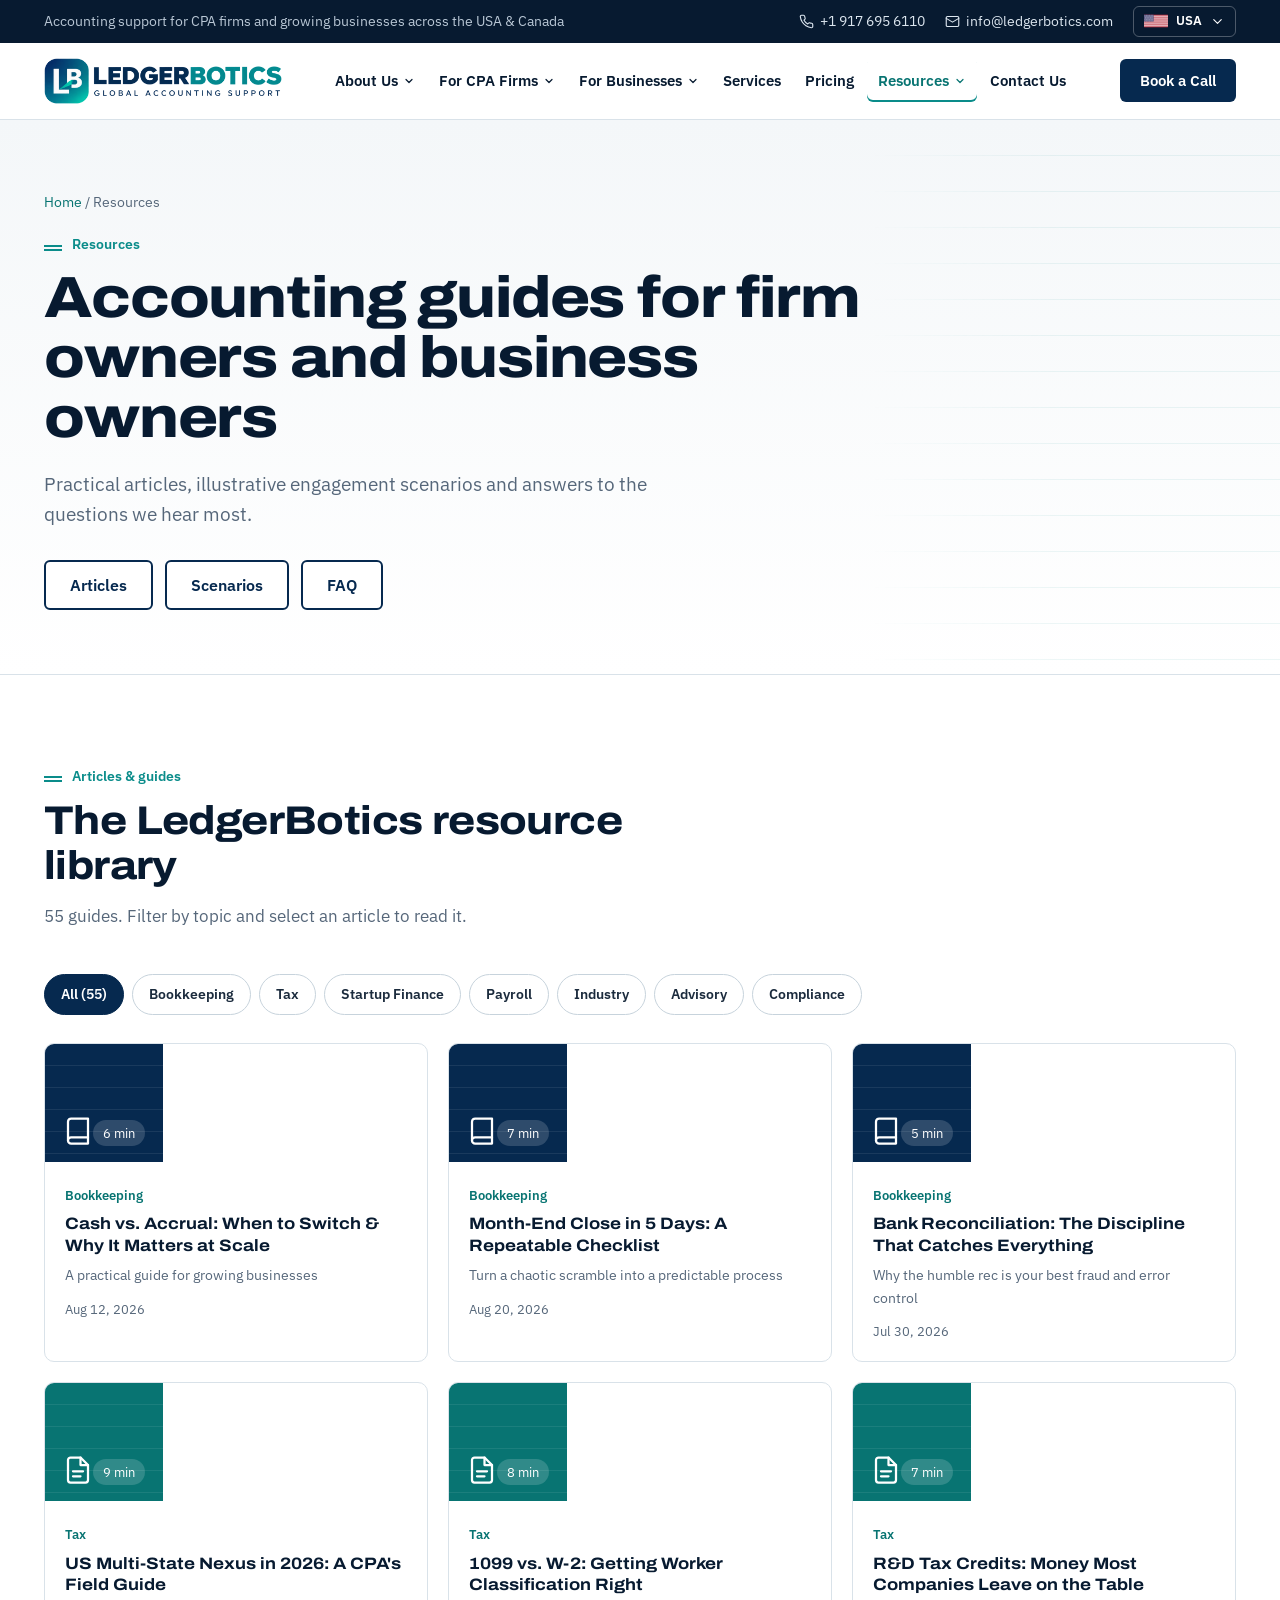
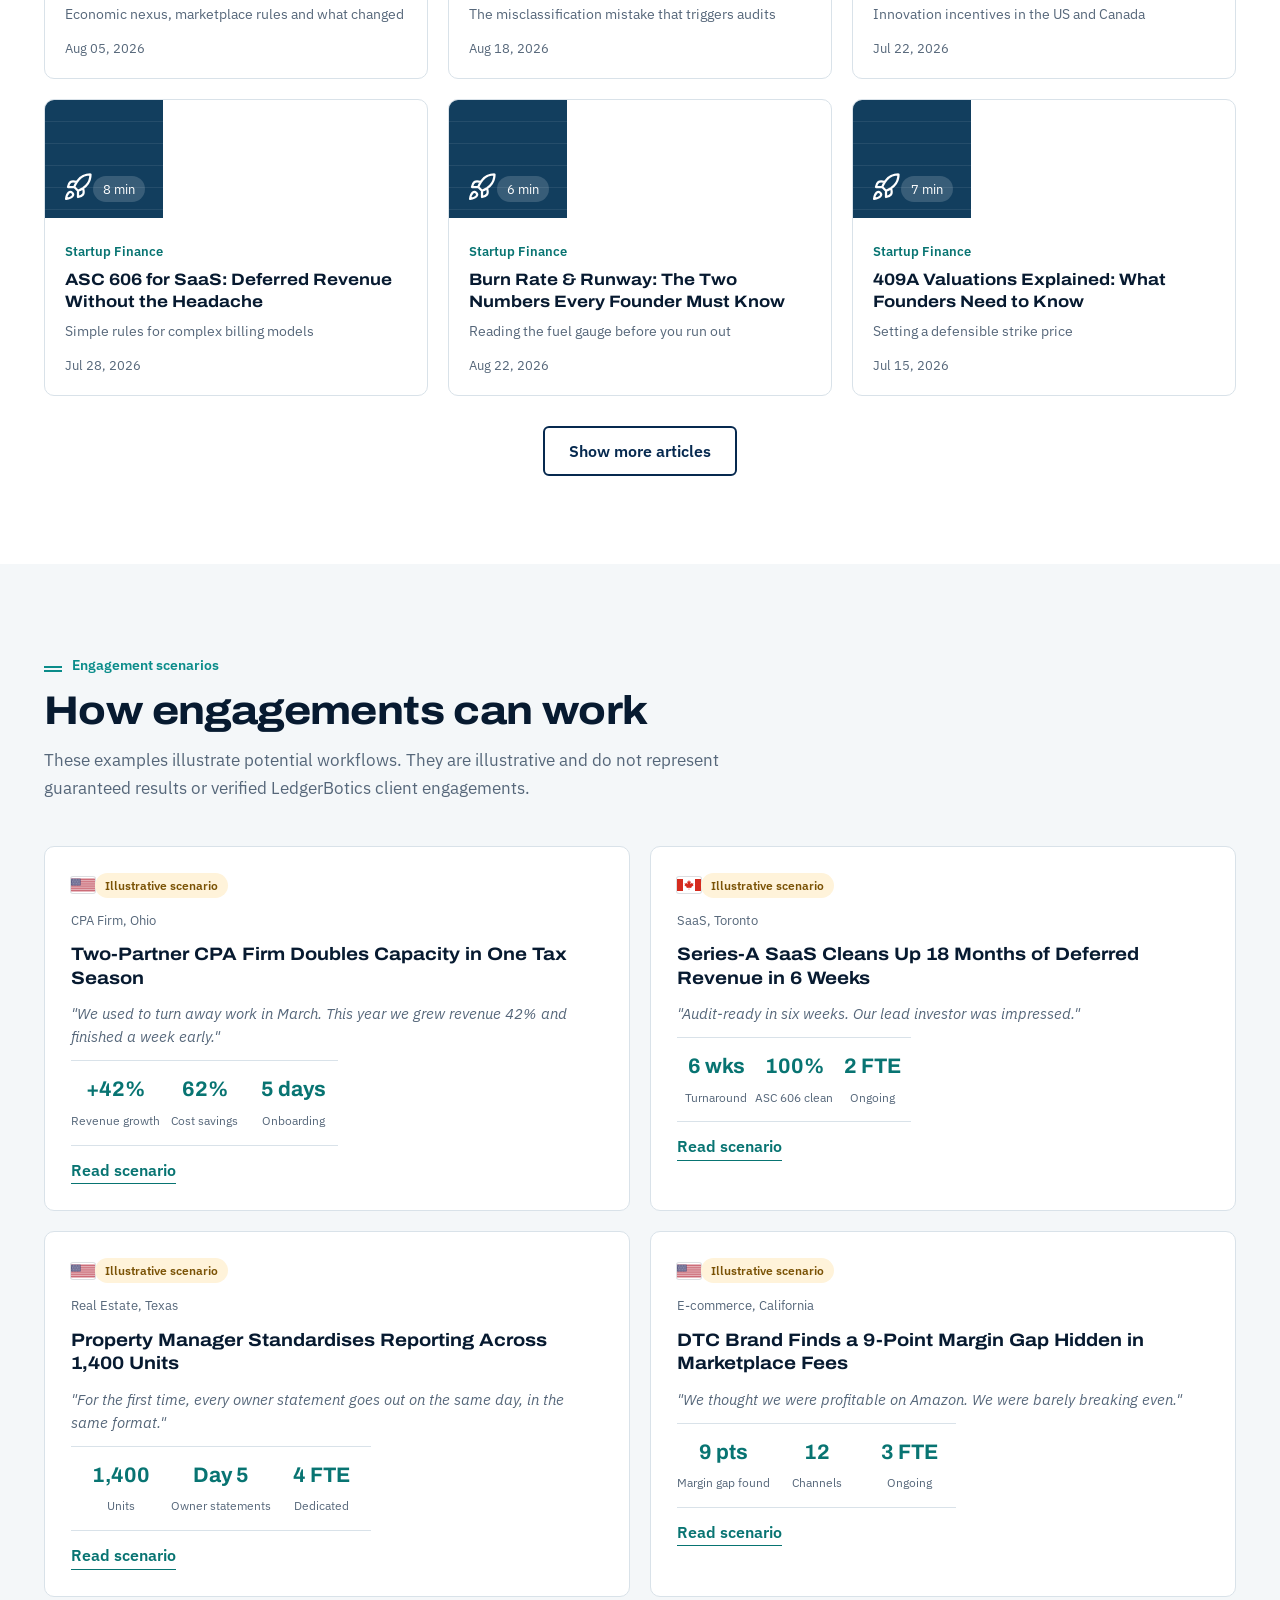
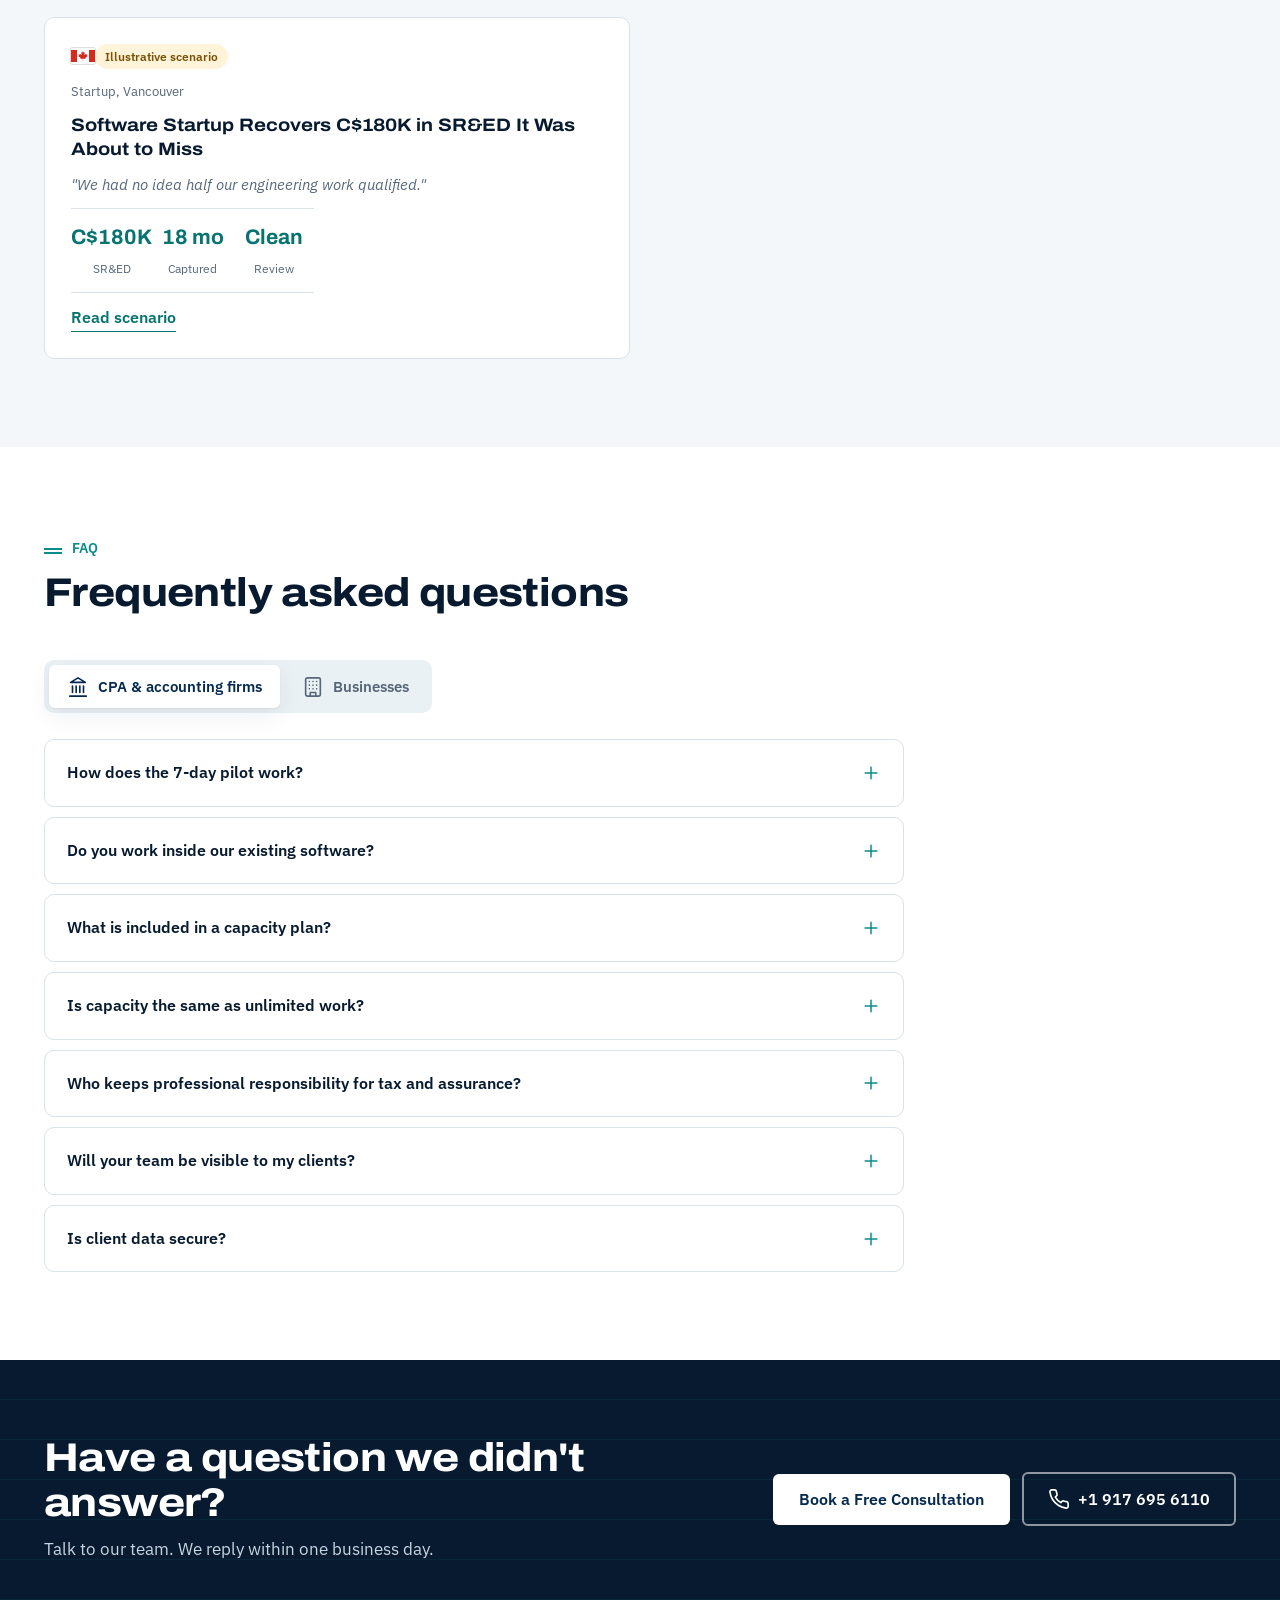
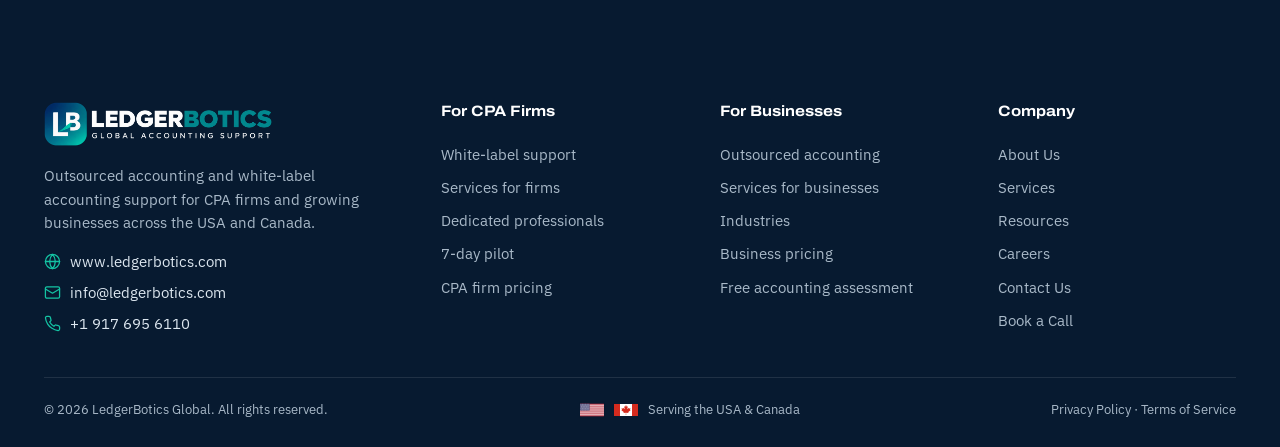
<file: resources.html>
<!DOCTYPE html>
<html lang="en">
<head>
<meta charset="UTF-8">
<meta name="viewport" content="width=device-width, initial-scale=1, viewport-fit=cover">
<title>Accounting Resources & Guides | LedgerBotics</title>
<meta name="description" content="Practical accounting guides on bookkeeping, month-end close, tax, payroll and reporting for CPA firm owners and business owners.">
<link rel="canonical" href="https://www.ledgerbotics.com/resources.html">
<meta property="og:type" content="website">
<meta property="og:site_name" content="LedgerBotics">
<meta property="og:title" content="Accounting Resources & Guides | LedgerBotics">
<meta property="og:description" content="Practical accounting guides on bookkeeping, month-end close, tax, payroll and reporting for CPA firm owners and business owners.">
<meta property="og:url" content="https://www.ledgerbotics.com/resources.html">
<meta property="og:image" content="https://www.ledgerbotics.com/assets/img/ledgerbotics-logo-full.png">
<meta name="twitter:card" content="summary_large_image">
<meta name="theme-color" content="#06294F">
<link rel="icon" type="image/png" sizes="32x32" href="assets/img/ledgerbotics-icon-32.png">
<link rel="apple-touch-icon" href="assets/img/ledgerbotics-icon-180.png">
<link rel="preconnect" href="https://fonts.googleapis.com">
<link rel="preconnect" href="https://fonts.gstatic.com" crossorigin>
<link href="https://fonts.googleapis.com/css2?family=Archivo:wdth,wght@100..125,500..800&family=IBM+Plex+Sans:wght@400;500;600&display=swap" rel="stylesheet">
<link rel="stylesheet" href="assets/css/styles.css">
<script type="application/ld+json">{"@context": "https://schema.org", "@type": "ProfessionalService", "name": "LedgerBotics", "alternateName": "LedgerBotics Global", "slogan": "Global Accounting Support", "url": "https://www.ledgerbotics.com/", "logo": "https://www.ledgerbotics.com/assets/img/ledgerbotics-logo.png", "email": "info@ledgerbotics.com", "telephone": "+1 917 695 6110", "areaServed": [{"@type": "Country", "name": "United States"}, {"@type": "Country", "name": "Canada"}], "description": "Outsourced accounting and white-label accounting support for CPA firms and growing businesses across the USA and Canada."}</script>

</head>
<body data-page="resources">
<a class="skip" href="#main">Skip to content</a>
<svg width="0" height="0" style="position:absolute" aria-hidden="true"><symbol id="i-check" viewBox="0 0 24 24"><path d="M20 6 9 17l-5-5"/></symbol><symbol id="i-plus" viewBox="0 0 24 24"><path d="M12 5v14M5 12h14"/></symbol><symbol id="i-x" viewBox="0 0 24 24"><path d="M18 6 6 18M6 6l12 12"/></symbol><symbol id="i-menu" viewBox="0 0 24 24"><path d="M4 6h16M4 12h16M4 18h16"/></symbol><symbol id="i-chevron" viewBox="0 0 24 24"><path d="m6 9 6 6 6-6"/></symbol><symbol id="i-arrow" viewBox="0 0 24 24"><path d="M5 12h14M13 6l6 6-6 6"/></symbol><symbol id="i-phone" viewBox="0 0 24 24"><path d="M22 16.9v3a2 2 0 0 1-2.2 2 19.8 19.8 0 0 1-8.6-3.1 19.5 19.5 0 0 1-6-6A19.8 19.8 0 0 1 2.1 4.2 2 2 0 0 1 4.1 2h3a2 2 0 0 1 2 1.7c.1 1 .4 1.9.7 2.8a2 2 0 0 1-.5 2.1L8 9.9a16 16 0 0 0 6 6l1.3-1.3a2 2 0 0 1 2.1-.4c.9.3 1.8.6 2.8.7a2 2 0 0 1 1.7 2z"/></symbol><symbol id="i-mail" viewBox="0 0 24 24"><rect x="2" y="4" width="20" height="16" rx="2"/><path d="m22 7-10 6L2 7"/></symbol><symbol id="i-globe" viewBox="0 0 24 24"><circle cx="12" cy="12" r="10"/><path d="M2 12h20M12 2a15 15 0 0 1 4 10 15 15 0 0 1-4 10 15 15 0 0 1-4-10 15 15 0 0 1 4-10z"/></symbol><symbol id="i-clock" viewBox="0 0 24 24"><circle cx="12" cy="12" r="10"/><path d="M12 6v6l4 2"/></symbol><symbol id="i-book" viewBox="0 0 24 24"><path d="M4 19.5A2.5 2.5 0 0 1 6.5 17H20V2H6.5A2.5 2.5 0 0 0 4 4.5v15z"/><path d="M4 19.5A2.5 2.5 0 0 0 6.5 22H20v-5"/></symbol><symbol id="i-scale" viewBox="0 0 24 24"><path d="m16 16 3-8 3 8c-.9.7-1.9 1-3 1s-2.1-.3-3-1Z"/><path d="m2 16 3-8 3 8c-.9.7-1.9 1-3 1s-2.1-.3-3-1Z"/><path d="M7 21h10M12 3v18M3 7h2c2 0 5-1 7-2 2 1 5 2 7 2h2"/></symbol><symbol id="i-calendar" viewBox="0 0 24 24"><rect x="3" y="4" width="18" height="18" rx="2"/><path d="M16 2v4M8 2v4M3 10h18"/></symbol><symbol id="i-receipt" viewBox="0 0 24 24"><path d="M4 2v20l2-1 2 1 2-1 2 1 2-1 2 1 2-1 2 1V2l-2 1-2-1-2 1-2-1-2 1-2-1-2 1Z"/><path d="M8 7h8M8 11h8M8 15h5"/></symbol><symbol id="i-wallet" viewBox="0 0 24 24"><path d="M3 5v14a2 2 0 0 0 2 2h16V7H5a2 2 0 0 1-2-2zm0 0a2 2 0 0 1 2-2h12v4"/><circle cx="16.5" cy="14" r="1"/></symbol><symbol id="i-file" viewBox="0 0 24 24"><path d="M14 2H6a2 2 0 0 0-2 2v16a2 2 0 0 0 2 2h12a2 2 0 0 0 2-2V8z"/><path d="M14 2v6h6M8 13h8M8 17h6"/></symbol><symbol id="i-search" viewBox="0 0 24 24"><circle cx="11" cy="11" r="8"/><path d="m21 21-4.3-4.3"/></symbol><symbol id="i-refresh" viewBox="0 0 24 24"><path d="M3 12a9 9 0 0 1 15-6.7L21 8M21 3v5h-5M21 12a9 9 0 0 1-15 6.7L3 16M8 16H3v5"/></symbol><symbol id="i-user" viewBox="0 0 24 24"><circle cx="12" cy="8" r="4"/><path d="M20 21a8 8 0 0 0-16 0"/></symbol><symbol id="i-users" viewBox="0 0 24 24"><circle cx="9" cy="8" r="4"/><path d="M2 21a7 7 0 0 1 14 0M16 3.1a4 4 0 0 1 0 7.8M22 21a7 7 0 0 0-4-6.3"/></symbol><symbol id="i-folder" viewBox="0 0 24 24"><path d="M4 20h16a2 2 0 0 0 2-2V8a2 2 0 0 0-2-2h-7.9a2 2 0 0 1-1.7-.9l-.8-1.2A2 2 0 0 0 7.9 3H4a2 2 0 0 0-2 2v13c0 1.1.9 2 2 2z"/></symbol><symbol id="i-grid" viewBox="0 0 24 24"><rect x="3" y="3" width="7" height="7" rx="1"/><rect x="14" y="3" width="7" height="7" rx="1"/><rect x="3" y="14" width="7" height="7" rx="1"/><rect x="14" y="14" width="7" height="7" rx="1"/></symbol><symbol id="i-check-circle" viewBox="0 0 24 24"><circle cx="12" cy="12" r="10"/><path d="m9 12 2 2 4-4"/></symbol><symbol id="i-shield" viewBox="0 0 24 24"><path d="M12 22s8-4 8-10V5l-8-3-8 3v7c0 6 8 10 8 10z"/><path d="m9 12 2 2 4-4"/></symbol><symbol id="i-percent" viewBox="0 0 24 24"><path d="M19 5 5 19"/><circle cx="6.5" cy="6.5" r="2.5"/><circle cx="17.5" cy="17.5" r="2.5"/></symbol><symbol id="i-trending" viewBox="0 0 24 24"><path d="M22 7 13.5 15.5l-5-5L2 17M16 7h6v6"/></symbol><symbol id="i-chart" viewBox="0 0 24 24"><path d="M3 3v18h18M7 16v-4M12 16V8M17 16v-7"/></symbol><symbol id="i-monitor" viewBox="0 0 24 24"><rect x="2" y="3" width="20" height="14" rx="2"/><path d="M8 21h8M12 17v4"/></symbol><symbol id="i-settings" viewBox="0 0 24 24"><path d="M4 21v-7M4 10V3M12 21v-9M12 8V3M20 21v-5M20 12V3M1 14h6M9 8h6M17 16h6"/></symbol><symbol id="i-compass" viewBox="0 0 24 24"><circle cx="12" cy="12" r="10"/><path d="m16.2 7.8-2.1 6.3-6.3 2.1 2.1-6.3z"/></symbol><symbol id="i-landmark" viewBox="0 0 24 24"><path d="M3 22h18M6 18v-7M10 18v-7M14 18v-7M18 18v-7M12 2l8 5H4z"/></symbol><symbol id="i-cloud" viewBox="0 0 24 24"><path d="M17.5 19H9a7 7 0 1 1 6.7-9h1.8a4.5 4.5 0 1 1 0 9z"/></symbol><symbol id="i-laptop" viewBox="0 0 24 24"><path d="M20 16V7a2 2 0 0 0-2-2H6a2 2 0 0 0-2 2v9m16 0H4m16 0 1.3 2.6a1 1 0 0 1-.9 1.4H3.6a1 1 0 0 1-.9-1.4L4 16"/></symbol><symbol id="i-cart" viewBox="0 0 24 24"><circle cx="8" cy="21" r="1"/><circle cx="19" cy="21" r="1"/><path d="M2 2h3l2.7 12.4a2 2 0 0 0 2 1.6h9.7a2 2 0 0 0 1.9-1.5L23 6H6"/></symbol><symbol id="i-building" viewBox="0 0 24 24"><rect x="4" y="2" width="16" height="20" rx="2"/><path d="M9 22v-4h6v4M8 6h.01M12 6h.01M16 6h.01M8 10h.01M12 10h.01M16 10h.01M8 14h.01M12 14h.01M16 14h.01"/></symbol><symbol id="i-heart" viewBox="0 0 24 24"><path d="M19 14c1.5-1.5 3-3.2 3-5.5A5.5 5.5 0 0 0 16.5 3c-1.8 0-3 .5-4.5 2-1.5-1.5-2.7-2-4.5-2A5.5 5.5 0 0 0 2 8.5c0 2.3 1.5 4 3 5.5l7 7z"/></symbol><symbol id="i-pulse" viewBox="0 0 24 24"><path d="M22 12h-4l-3 9L9 3l-3 9H2"/></symbol><symbol id="i-hammer" viewBox="0 0 24 24"><path d="M2 18h20M4 18v-2a8 8 0 0 1 16 0v2M10 8V5h4v3"/></symbol><symbol id="i-utensils" viewBox="0 0 24 24"><path d="M3 2v7c0 1.1.9 2 2 2h4a2 2 0 0 0 2-2V2M7 2v20M21 15V2a5 5 0 0 0-5 5v6c0 1.1.9 2 2 2h3zm0 0v7"/></symbol><symbol id="i-box" viewBox="0 0 24 24"><path d="M21 8a2 2 0 0 0-1-1.7l-7-4a2 2 0 0 0-2 0l-7 4A2 2 0 0 0 3 8v8a2 2 0 0 0 1 1.7l7 4a2 2 0 0 0 2 0l7-4a2 2 0 0 0 1-1.7z"/><path d="M3.3 7 12 12l8.7-5M12 22V12"/></symbol><symbol id="i-rocket" viewBox="0 0 24 24"><path d="M4.5 16.5c-1.5 1.3-2 5-2 5s3.7-.5 5-2c.7-.8.7-2.1-.1-2.9a2.2 2.2 0 0 0-2.9-.1zM12 15l-3-3a22 22 0 0 1 2-3.9A12.9 12.9 0 0 1 22 2c0 2.7-.8 7.5-6 11a22.4 22.4 0 0 1-4 2zM9 12H4s.6-3 2-4c1.6-1.1 5 0 5 0M12 15v5s3-.6 4-2c1.1-1.6 0-5 0-5"/></symbol><symbol id="i-award" viewBox="0 0 24 24"><circle cx="12" cy="8" r="6"/><path d="M15.5 13 17 22l-5-3-5 3 1.5-9"/></symbol><symbol id="i-route" viewBox="0 0 24 24"><circle cx="6" cy="19" r="3"/><circle cx="18" cy="5" r="3"/><path d="M9 19h8.5a3.5 3.5 0 0 0 0-7h-11a3.5 3.5 0 0 1 0-7H15"/></symbol><symbol id="i-layers" viewBox="0 0 24 24"><path d="m12 2 10 5-10 5L2 7zM2 17l10 5 10-5M2 12l10 5 10-5"/></symbol><symbol id="i-briefcase" viewBox="0 0 24 24"><rect x="2" y="7" width="20" height="14" rx="2"/><path d="M16 21V5a2 2 0 0 0-2-2h-4a2 2 0 0 0-2 2v16"/></symbol><symbol id="i-target" viewBox="0 0 24 24"><circle cx="12" cy="12" r="10"/><circle cx="12" cy="12" r="6"/><circle cx="12" cy="12" r="2"/></symbol><symbol id="i-tag" viewBox="0 0 24 24"><path d="M12 2H2v10l9.3 9.3a2.4 2.4 0 0 0 3.4 0l6.6-6.6a2.4 2.4 0 0 0 0-3.4z"/><path d="M7 7h.01"/></symbol><symbol id="i-expand" viewBox="0 0 24 24"><path d="M15 3h6v6M9 21H3v-6M21 3l-7 7M3 21l7-7"/></symbol><symbol id="i-lock" viewBox="0 0 24 24"><rect x="3" y="11" width="18" height="11" rx="2"/><path d="M7 11V7a5 5 0 0 1 10 0v4"/></symbol><symbol id="i-gavel" viewBox="0 0 24 24"><path d="m16 16 3-8 3 8c-.9.7-1.9 1-3 1s-2.1-.3-3-1Z"/><path d="m2 16 3-8 3 8c-.9.7-1.9 1-3 1s-2.1-.3-3-1Z"/><path d="M7 21h10M12 3v18M3 7h2c2 0 5-1 7-2 2 1 5 2 7 2h2"/></symbol><symbol id="i-hand" viewBox="0 0 24 24"><path d="M19 14c1.5-1.5 3-3.2 3-5.5A5.5 5.5 0 0 0 16.5 3c-1.8 0-3 .5-4.5 2-1.5-1.5-2.7-2-4.5-2A5.5 5.5 0 0 0 2 8.5c0 2.3 1.5 4 3 5.5l7 7z"/></symbol></svg>
<div class="topbar"><div class="container">
  <div class="tb-msg">Accounting support for CPA firms and growing businesses across the USA &amp; Canada</div>
  <div class="tb-links"><a href="tel:+19176956110"><svg class="ico" aria-hidden="true"><use href="#i-phone"></use></svg>+1 917 695 6110</a><a class="tb-mail" href="mailto:info@ledgerbotics.com"><svg class="ico" aria-hidden="true"><use href="#i-mail"></use></svg>info@ledgerbotics.com</a>
      <div class="country-pick">
        <button class="country-btn" id="countryBtn" type="button" aria-haspopup="true" aria-expanded="false" aria-label="Choose country">
          <span class="flag cb-flag" data-flag="us"></span><span class="cb-name">USA</span><svg class="ico caret" aria-hidden="true"><use href="#i-chevron"></use></svg>
        </button>
        <div class="country-menu" id="countryMenu" role="menu">
          <button type="button" role="menuitemradio" aria-checked="true" data-country="us"><span class="flag" data-flag="us"></span> United States</button>
          <button type="button" role="menuitemradio" aria-checked="false" data-country="ca"><span class="flag" data-flag="ca"></span> Canada</button>
        </div>
      </div>
  </div>
</div></div>
<header class="site-header">
  <div class="container nav">
    <a class="brand" href="index.html" aria-label="LedgerBotics home"><img src="assets/img/ledgerbotics-logo.png" alt="LedgerBotics — Global Accounting Support" width="900" height="174"></a>
    <nav aria-label="Main"><ul class="menu"><li><a href="about.html" aria-haspopup="true">About Us <svg class="ico caret" aria-hidden="true"><use href="#i-chevron"></use></svg></a><div class="dropdown"><a href="about.html"><svg class="ico" aria-hidden="true"><use href="#i-globe"></use></svg><span><b>About LedgerBotics</b><small>Who we are and how we work</small></span></a><a href="about.html#why" data-svc="why-us"><svg class="ico" aria-hidden="true"><use href="#i-award"></use></svg><span><b>Why LedgerBotics</b><small>What sets our delivery apart</small></span></a><a href="about.html#why" data-svc="how-we-work"><svg class="ico" aria-hidden="true"><use href="#i-route"></use></svg><span><b>How we work</b><small>A clear, predictable start</small></span></a><a href="about.html#team"><svg class="ico" aria-hidden="true"><use href="#i-users"></use></svg><span><b>Our team</b><small>Professionals matched to the work</small></span></a><a href="about.html#why" data-svc="careers"><svg class="ico" aria-hidden="true"><use href="#i-briefcase"></use></svg><span><b>Careers</b><small>Join LedgerBotics</small></span></a></div></li><li><a href="for-cpa-firms.html" aria-haspopup="true">For CPA Firms <svg class="ico caret" aria-hidden="true"><use href="#i-chevron"></use></svg></a><div class="dropdown"><a href="for-cpa-firms.html"><svg class="ico" aria-hidden="true"><use href="#i-landmark"></use></svg><span><b>White-label accounting support</b><small>Capacity working behind your brand</small></span></a><a href="for-cpa-firms.html#services"><svg class="ico" aria-hidden="true"><use href="#i-layers"></use></svg><span><b>Services for firms</b><small>Bookkeeping, close, tax and audit support</small></span></a><a href="for-cpa-firms.html#roles"><svg class="ico" aria-hidden="true"><use href="#i-users"></use></svg><span><b>Dedicated professionals</b><small>Accountants, bookkeepers and pods</small></span></a><a href="for-cpa-firms.html#pilot"><svg class="ico" aria-hidden="true"><use href="#i-target"></use></svg><span><b>7-day pilot</b><small>Test one account or workstream</small></span></a><a href="pricing.html#cpa"><svg class="ico" aria-hidden="true"><use href="#i-tag"></use></svg><span><b>CPA firm pricing</b><small>Fixed monthly capacity</small></span></a></div></li><li><a href="for-businesses.html" aria-haspopup="true">For Businesses <svg class="ico caret" aria-hidden="true"><use href="#i-chevron"></use></svg></a><div class="dropdown"><a href="for-businesses.html"><svg class="ico" aria-hidden="true"><use href="#i-building"></use></svg><span><b>Outsourced accounting</b><small>An accounting team for your business</small></span></a><a href="for-businesses.html#services"><svg class="ico" aria-hidden="true"><use href="#i-layers"></use></svg><span><b>Services for businesses</b><small>Bookkeeping to CFO support</small></span></a><a href="for-businesses.html#how"><svg class="ico" aria-hidden="true"><use href="#i-route"></use></svg><span><b>How it works</b><small>Assessment, quote, onboarding</small></span></a><a href="pricing.html#business"><svg class="ico" aria-hidden="true"><use href="#i-tag"></use></svg><span><b>Business pricing</b><small>Custom quote for your needs</small></span></a><a href="contact.html?type=business&intent=assessment"><svg class="ico" aria-hidden="true"><use href="#i-check-circle"></use></svg><span><b>Free accounting assessment</b><small>No obligation</small></span></a></div></li><li><a href="services.html">Services</a></li><li><a href="pricing.html">Pricing</a></li><li><a href="resources.html" aria-current="page" aria-haspopup="true">Resources <svg class="ico caret" aria-hidden="true"><use href="#i-chevron"></use></svg></a><div class="dropdown"><a href="resources.html#articles"><svg class="ico" aria-hidden="true"><use href="#i-book"></use></svg><span><b>Articles & guides</b><small>Practical accounting guidance</small></span></a><a href="resources.html#scenarios"><svg class="ico" aria-hidden="true"><use href="#i-chart"></use></svg><span><b>Engagement scenarios</b><small>Illustrative examples</small></span></a><a href="resources.html#faq"><svg class="ico" aria-hidden="true"><use href="#i-file"></use></svg><span><b>FAQ</b><small>Answers for firms and businesses</small></span></a></div></li><li><a href="contact.html">Contact Us</a></li></ul></nav>
    <div class="nav-right">
      <a class="btn btn-primary book-btn" href="contact.html?intent=consultation">Book a Call</a>
      <button class="hamburger" id="menuOpen" type="button" aria-label="Open menu" aria-expanded="false" aria-controls="drawer"><svg class="ico" aria-hidden="true"><use href="#i-menu"></use></svg></button>
    </div>
  </div>
</header>
<div class="drawer-backdrop" id="drawerBackdrop"></div>
<aside class="drawer" id="drawer" aria-label="Mobile menu" aria-hidden="true">
  <div class="drawer-head"><img src="assets/img/ledgerbotics-logo.png" alt="LedgerBotics" width="900" height="174"><button class="drawer-close" id="menuClose" type="button" aria-label="Close menu"><svg class="ico" aria-hidden="true"><use href="#i-x"></use></svg></button></div>
  <nav><a href="about.html">About Us</a><a href="for-cpa-firms.html">For CPA Firms</a><a class="sub" href="for-cpa-firms.html#services">Services for firms</a><a class="sub" href="pricing.html#cpa">CPA firm pricing</a><a href="for-businesses.html">For Businesses</a><a class="sub" href="for-businesses.html#services">Services for businesses</a><a class="sub" href="contact.html?type=business&intent=assessment">Free accounting assessment</a><a href="services.html">Services</a><a href="pricing.html">Pricing</a><a href="resources.html" aria-current="page">Resources</a><a href="contact.html">Contact Us</a></nav>
  <div class="drawer-country" role="group" aria-label="Country">
    <button type="button" data-country="us" aria-pressed="true"><span class="flag" data-flag="us"></span> USA</button>
    <button type="button" data-country="ca" aria-pressed="false"><span class="flag" data-flag="ca"></span> Canada</button>
  </div>
  <a class="btn btn-primary btn-block" href="contact.html?intent=consultation">Book a Call</a>
  <a class="btn btn-outline btn-block" style="margin-top:10px" href="tel:+19176956110"><svg class="ico" aria-hidden="true"><use href="#i-phone"></use></svg> +1 917 695 6110</a>
</aside>
<main id="main"><section class="page-hero"><div class="container">
  <div class="crumbs"><a href="index.html">Home</a> / Resources</div>
  <span class="label">Resources</span><h1>Accounting guides for firm owners and business owners</h1><p class="lead">Practical articles, illustrative engagement scenarios and answers to the questions we hear most.</p>
  <div class="btn-row"><a class="btn btn-outline" href="#articles">Articles</a><a class="btn btn-outline" href="#scenarios">Scenarios</a><a class="btn btn-outline" href="#faq">FAQ</a></div></div></section>
<section class="section" id="articles"><div class="container">
  <div class="sec-head"><span class="label">Articles &amp; guides</span><h2>The LedgerBotics resource library</h2><p><span id="postCount">55</span> guides. Filter by topic and select an article to read it.</p></div>
  <div class="filters" id="postFilters" role="group" aria-label="Filter articles"></div>
  <div class="post-grid" id="postGrid"></div>
  <div class="center-row"><button class="btn btn-outline" id="postMore" type="button">Show more articles</button></div>
</div></section>

<section class="section bg-paper" id="scenarios"><div class="container">
  <div class="sec-head"><span class="label">Engagement scenarios</span><h2>How engagements can work</h2><p>These examples illustrate potential workflows. They are illustrative and do not represent guaranteed results or verified LedgerBotics client engagements.</p></div>
  <div class="grid g2" data-cases="all"></div>
</div></section>

<section class="section" id="faq"><div class="container">
  <div class="sec-head"><span class="label">FAQ</span><h2>Frequently asked questions</h2></div>
  <div class="tabs" role="tablist" aria-label="FAQ audience">
    <button role="tab" id="fq-cpa-t" aria-controls="fq-cpa" aria-selected="true"><svg class="ico" aria-hidden="true"><use href="#i-landmark"></use></svg> CPA &amp; accounting firms</button>
    <button role="tab" id="fq-biz-t" aria-controls="fq-biz" aria-selected="false" tabindex="-1"><svg class="ico" aria-hidden="true"><use href="#i-building"></use></svg> Businesses</button>
  </div>
  <div class="tab-panel" id="fq-cpa" role="tabpanel" aria-labelledby="fq-cpa-t"><div class="faq" data-faq="cpa"></div></div>
  <div class="tab-panel" id="fq-biz" role="tabpanel" aria-labelledby="fq-biz-t" hidden><div class="faq" data-faq="biz"></div></div>
</div></section>
<section class="cta-band"><div class="container">
  <div><h2>Have a question we didn't answer?</h2><p>Talk to our team. We reply within one business day.</p></div>
  <div class="btn-row"><a class="btn btn-light" href="contact.html?intent=consultation">Book a Free Consultation</a><a class="btn btn-ghost-light" href="tel:+19176956110"><svg class="ico" aria-hidden="true"><use href="#i-phone"></use></svg> +1 917 695 6110</a></div>
</div></section></main>
<footer class="site-footer">
  <div class="container">
    <div class="foot-grid">
      <div class="foot-brand">
        <img src="assets/img/ledgerbotics-logo-white.png" alt="LedgerBotics — Global Accounting Support" width="900" height="174" loading="lazy">
        <p>Outsourced accounting and white-label accounting support for CPA firms and growing businesses across the USA and Canada.</p>
        <div class="foot-contact">
          <a href="https://www.ledgerbotics.com"><svg class="ico" aria-hidden="true"><use href="#i-globe"></use></svg>www.ledgerbotics.com</a>
          <a href="mailto:info@ledgerbotics.com"><svg class="ico" aria-hidden="true"><use href="#i-mail"></use></svg>info@ledgerbotics.com</a>
          <a href="tel:+19176956110"><svg class="ico" aria-hidden="true"><use href="#i-phone"></use></svg>+1 917 695 6110</a>
        </div>
      </div>
      <nav aria-label="For CPA firms"><h4>For CPA Firms</h4>
        <a href="for-cpa-firms.html">White-label support</a>
        <a href="for-cpa-firms.html#services">Services for firms</a>
        <a href="for-cpa-firms.html#roles">Dedicated professionals</a>
        <a href="for-cpa-firms.html#pilot">7-day pilot</a>
        <a href="pricing.html#cpa">CPA firm pricing</a>
      </nav>
      <nav aria-label="For businesses"><h4>For Businesses</h4>
        <a href="for-businesses.html">Outsourced accounting</a>
        <a href="for-businesses.html#services">Services for businesses</a>
        <a href="for-businesses.html#industries">Industries</a>
        <a href="pricing.html#business">Business pricing</a>
        <a href="contact.html?type=business&amp;intent=assessment">Free accounting assessment</a>
      </nav>
      <nav aria-label="Company"><h4>Company</h4>
        <a href="about.html">About Us</a>
        <a href="services.html">Services</a>
        <a href="resources.html">Resources</a>
        <a href="about.html#why" data-svc="careers">Careers</a>
        <a href="contact.html">Contact Us</a>
        <a href="contact.html?intent=consultation">Book a Call</a>
      </nav>
    </div>
    <div class="foot-bottom">
      <div>© <span id="year">2026</span> LedgerBotics Global. All rights reserved.</div>
      <div style="display:flex;gap:10px;align-items:center"><span class="flag" data-flag="us"></span><span class="flag" data-flag="ca"></span><span>Serving the USA &amp; Canada</span></div>
      <div>Privacy Policy · Terms of Service</div>
    </div>
  </div>
</footer>
<div class="modal-bg" id="modalBg" role="dialog" aria-modal="true" aria-labelledby="mTitle">
  <div class="modal">
    <div class="modal-head"><div class="ic" id="mIc"></div><div><h3 id="mTitle"></h3><p id="mSub"></p></div>
      <button class="modal-close" id="mClose" type="button" aria-label="Close"><svg class="ico" aria-hidden="true"><use href="#i-x"></use></svg></button></div>
    <div class="modal-body" id="mBody"></div>
  </div>
</div>
<script src="assets/js/data.js"></script>
<script src="assets/js/site.js"></script>
</body>
</html>
</file>
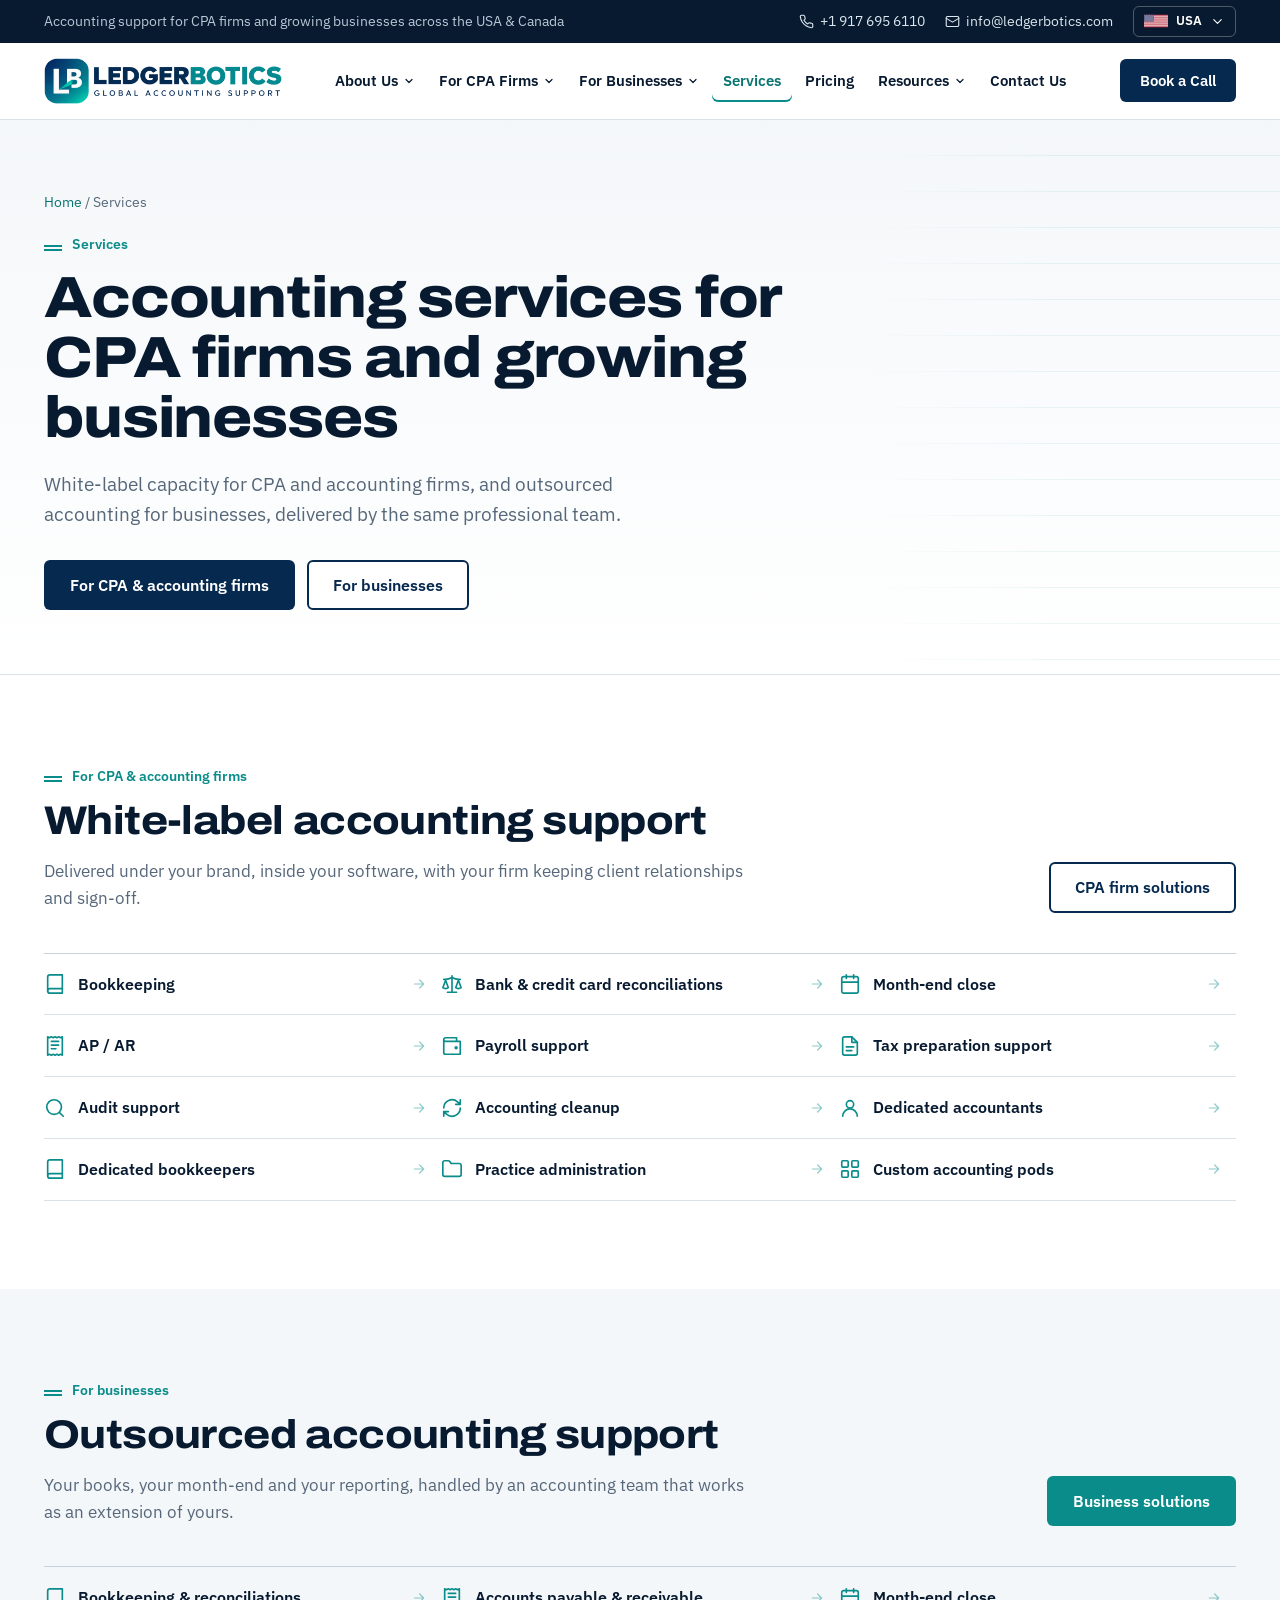
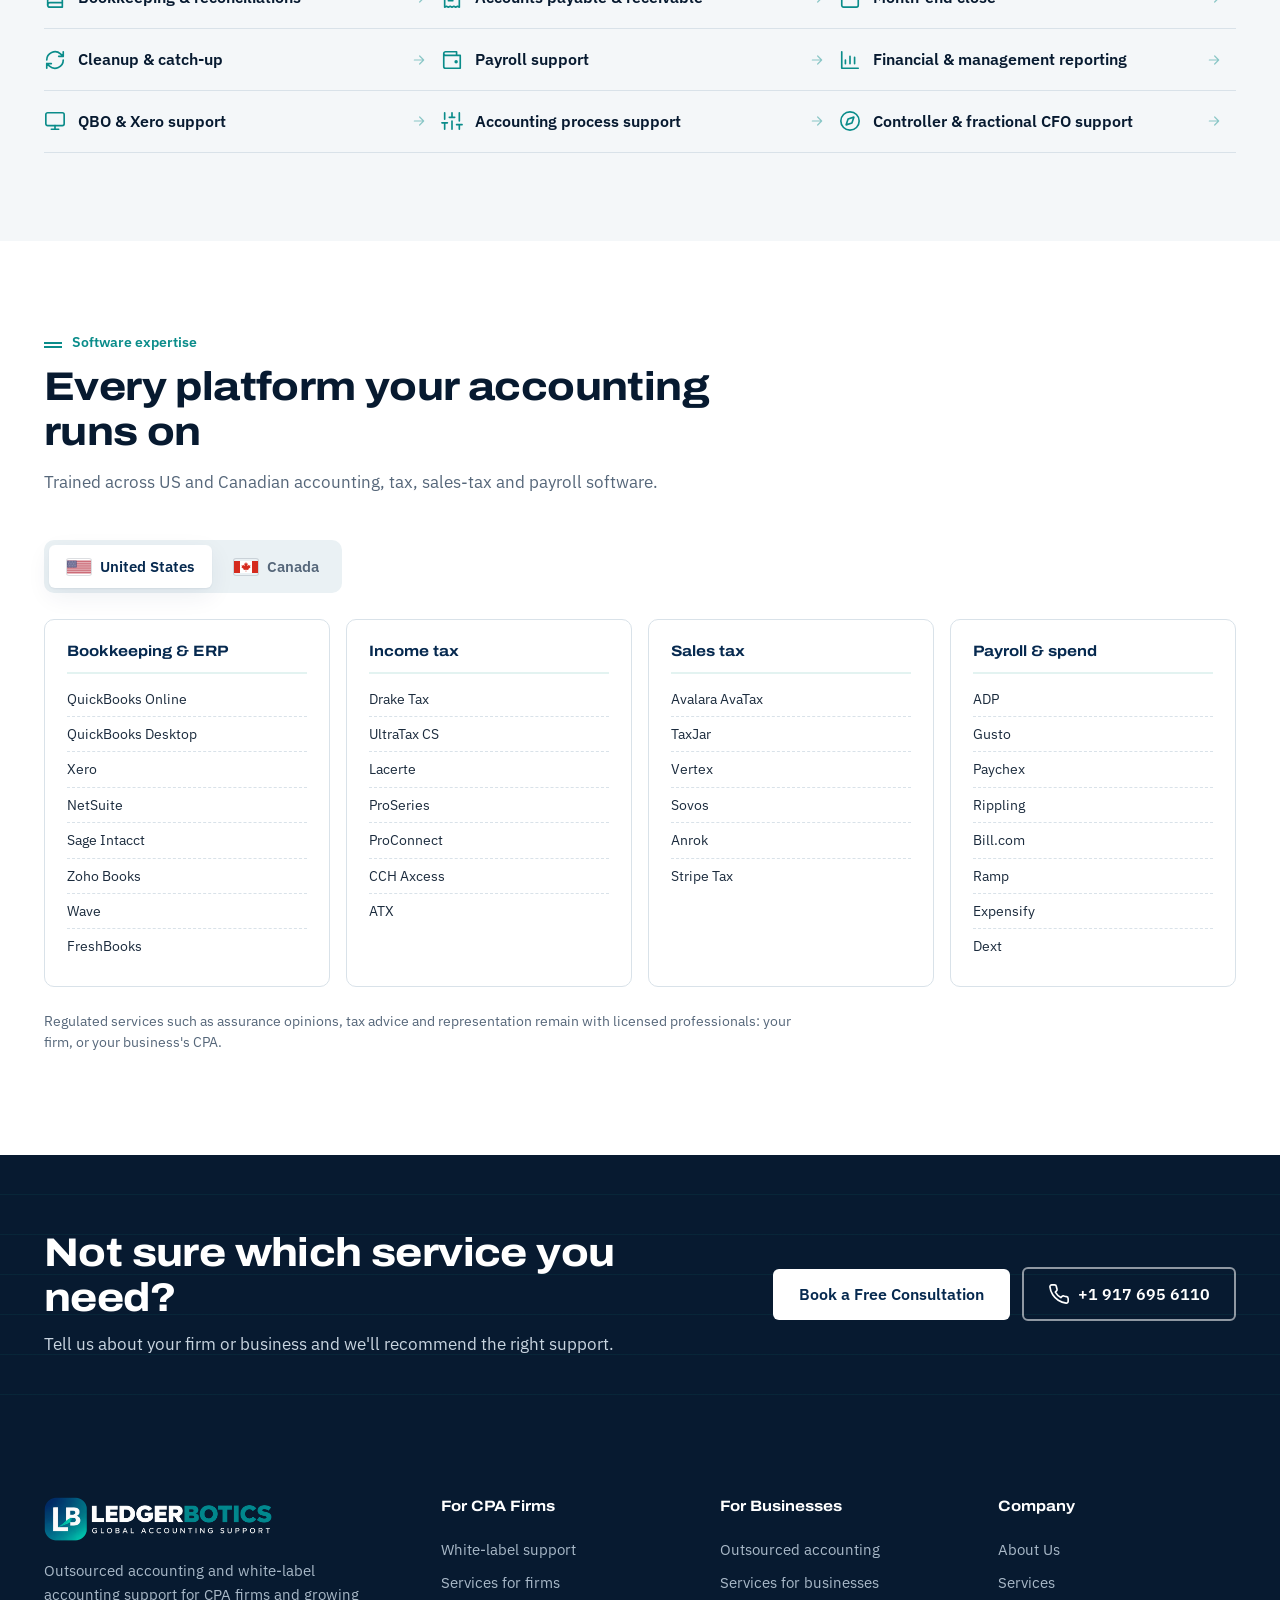
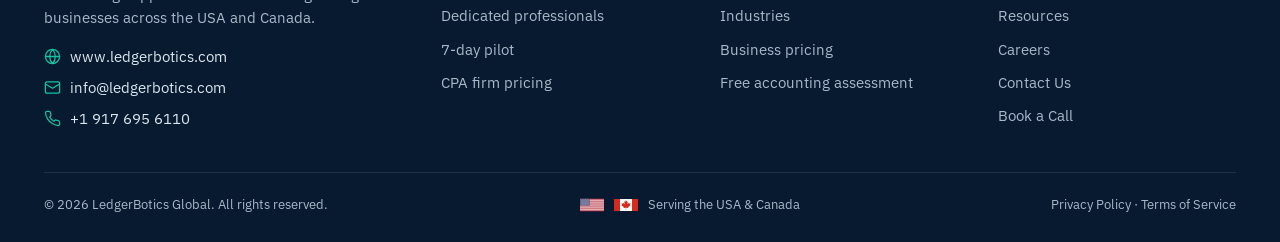
<file: services.html>
<!DOCTYPE html>
<html lang="en">
<head>
<meta charset="UTF-8">
<meta name="viewport" content="width=device-width, initial-scale=1, viewport-fit=cover">
<title>Accounting Services for CPA Firms & Businesses | LedgerBotics</title>
<meta name="description" content="Bookkeeping, reconciliations, month-end close, AP/AR, payroll, tax preparation support, reporting and controller support for CPA firms and businesses across the USA and Canada.">
<link rel="canonical" href="https://www.ledgerbotics.com/services.html">
<meta property="og:type" content="website">
<meta property="og:site_name" content="LedgerBotics">
<meta property="og:title" content="Accounting Services for CPA Firms & Businesses | LedgerBotics">
<meta property="og:description" content="Bookkeeping, reconciliations, month-end close, AP/AR, payroll, tax preparation support, reporting and controller support for CPA firms and businesses across the USA and Canada.">
<meta property="og:url" content="https://www.ledgerbotics.com/services.html">
<meta property="og:image" content="https://www.ledgerbotics.com/assets/img/ledgerbotics-logo-full.png">
<meta name="twitter:card" content="summary_large_image">
<meta name="theme-color" content="#06294F">
<link rel="icon" type="image/png" sizes="32x32" href="assets/img/ledgerbotics-icon-32.png">
<link rel="apple-touch-icon" href="assets/img/ledgerbotics-icon-180.png">
<link rel="preconnect" href="https://fonts.googleapis.com">
<link rel="preconnect" href="https://fonts.gstatic.com" crossorigin>
<link href="https://fonts.googleapis.com/css2?family=Archivo:wdth,wght@100..125,500..800&family=IBM+Plex+Sans:wght@400;500;600&display=swap" rel="stylesheet">
<link rel="stylesheet" href="assets/css/styles.css">
<script type="application/ld+json">{"@context": "https://schema.org", "@type": "ProfessionalService", "name": "LedgerBotics", "alternateName": "LedgerBotics Global", "slogan": "Global Accounting Support", "url": "https://www.ledgerbotics.com/", "logo": "https://www.ledgerbotics.com/assets/img/ledgerbotics-logo.png", "email": "info@ledgerbotics.com", "telephone": "+1 917 695 6110", "areaServed": [{"@type": "Country", "name": "United States"}, {"@type": "Country", "name": "Canada"}], "description": "Outsourced accounting and white-label accounting support for CPA firms and growing businesses across the USA and Canada."}</script>

</head>
<body data-page="services">
<a class="skip" href="#main">Skip to content</a>
<svg width="0" height="0" style="position:absolute" aria-hidden="true"><symbol id="i-check" viewBox="0 0 24 24"><path d="M20 6 9 17l-5-5"/></symbol><symbol id="i-plus" viewBox="0 0 24 24"><path d="M12 5v14M5 12h14"/></symbol><symbol id="i-x" viewBox="0 0 24 24"><path d="M18 6 6 18M6 6l12 12"/></symbol><symbol id="i-menu" viewBox="0 0 24 24"><path d="M4 6h16M4 12h16M4 18h16"/></symbol><symbol id="i-chevron" viewBox="0 0 24 24"><path d="m6 9 6 6 6-6"/></symbol><symbol id="i-arrow" viewBox="0 0 24 24"><path d="M5 12h14M13 6l6 6-6 6"/></symbol><symbol id="i-phone" viewBox="0 0 24 24"><path d="M22 16.9v3a2 2 0 0 1-2.2 2 19.8 19.8 0 0 1-8.6-3.1 19.5 19.5 0 0 1-6-6A19.8 19.8 0 0 1 2.1 4.2 2 2 0 0 1 4.1 2h3a2 2 0 0 1 2 1.7c.1 1 .4 1.9.7 2.8a2 2 0 0 1-.5 2.1L8 9.9a16 16 0 0 0 6 6l1.3-1.3a2 2 0 0 1 2.1-.4c.9.3 1.8.6 2.8.7a2 2 0 0 1 1.7 2z"/></symbol><symbol id="i-mail" viewBox="0 0 24 24"><rect x="2" y="4" width="20" height="16" rx="2"/><path d="m22 7-10 6L2 7"/></symbol><symbol id="i-globe" viewBox="0 0 24 24"><circle cx="12" cy="12" r="10"/><path d="M2 12h20M12 2a15 15 0 0 1 4 10 15 15 0 0 1-4 10 15 15 0 0 1-4-10 15 15 0 0 1 4-10z"/></symbol><symbol id="i-clock" viewBox="0 0 24 24"><circle cx="12" cy="12" r="10"/><path d="M12 6v6l4 2"/></symbol><symbol id="i-book" viewBox="0 0 24 24"><path d="M4 19.5A2.5 2.5 0 0 1 6.5 17H20V2H6.5A2.5 2.5 0 0 0 4 4.5v15z"/><path d="M4 19.5A2.5 2.5 0 0 0 6.5 22H20v-5"/></symbol><symbol id="i-scale" viewBox="0 0 24 24"><path d="m16 16 3-8 3 8c-.9.7-1.9 1-3 1s-2.1-.3-3-1Z"/><path d="m2 16 3-8 3 8c-.9.7-1.9 1-3 1s-2.1-.3-3-1Z"/><path d="M7 21h10M12 3v18M3 7h2c2 0 5-1 7-2 2 1 5 2 7 2h2"/></symbol><symbol id="i-calendar" viewBox="0 0 24 24"><rect x="3" y="4" width="18" height="18" rx="2"/><path d="M16 2v4M8 2v4M3 10h18"/></symbol><symbol id="i-receipt" viewBox="0 0 24 24"><path d="M4 2v20l2-1 2 1 2-1 2 1 2-1 2 1 2-1 2 1V2l-2 1-2-1-2 1-2-1-2 1-2-1-2 1Z"/><path d="M8 7h8M8 11h8M8 15h5"/></symbol><symbol id="i-wallet" viewBox="0 0 24 24"><path d="M3 5v14a2 2 0 0 0 2 2h16V7H5a2 2 0 0 1-2-2zm0 0a2 2 0 0 1 2-2h12v4"/><circle cx="16.5" cy="14" r="1"/></symbol><symbol id="i-file" viewBox="0 0 24 24"><path d="M14 2H6a2 2 0 0 0-2 2v16a2 2 0 0 0 2 2h12a2 2 0 0 0 2-2V8z"/><path d="M14 2v6h6M8 13h8M8 17h6"/></symbol><symbol id="i-search" viewBox="0 0 24 24"><circle cx="11" cy="11" r="8"/><path d="m21 21-4.3-4.3"/></symbol><symbol id="i-refresh" viewBox="0 0 24 24"><path d="M3 12a9 9 0 0 1 15-6.7L21 8M21 3v5h-5M21 12a9 9 0 0 1-15 6.7L3 16M8 16H3v5"/></symbol><symbol id="i-user" viewBox="0 0 24 24"><circle cx="12" cy="8" r="4"/><path d="M20 21a8 8 0 0 0-16 0"/></symbol><symbol id="i-users" viewBox="0 0 24 24"><circle cx="9" cy="8" r="4"/><path d="M2 21a7 7 0 0 1 14 0M16 3.1a4 4 0 0 1 0 7.8M22 21a7 7 0 0 0-4-6.3"/></symbol><symbol id="i-folder" viewBox="0 0 24 24"><path d="M4 20h16a2 2 0 0 0 2-2V8a2 2 0 0 0-2-2h-7.9a2 2 0 0 1-1.7-.9l-.8-1.2A2 2 0 0 0 7.9 3H4a2 2 0 0 0-2 2v13c0 1.1.9 2 2 2z"/></symbol><symbol id="i-grid" viewBox="0 0 24 24"><rect x="3" y="3" width="7" height="7" rx="1"/><rect x="14" y="3" width="7" height="7" rx="1"/><rect x="3" y="14" width="7" height="7" rx="1"/><rect x="14" y="14" width="7" height="7" rx="1"/></symbol><symbol id="i-check-circle" viewBox="0 0 24 24"><circle cx="12" cy="12" r="10"/><path d="m9 12 2 2 4-4"/></symbol><symbol id="i-shield" viewBox="0 0 24 24"><path d="M12 22s8-4 8-10V5l-8-3-8 3v7c0 6 8 10 8 10z"/><path d="m9 12 2 2 4-4"/></symbol><symbol id="i-percent" viewBox="0 0 24 24"><path d="M19 5 5 19"/><circle cx="6.5" cy="6.5" r="2.5"/><circle cx="17.5" cy="17.5" r="2.5"/></symbol><symbol id="i-trending" viewBox="0 0 24 24"><path d="M22 7 13.5 15.5l-5-5L2 17M16 7h6v6"/></symbol><symbol id="i-chart" viewBox="0 0 24 24"><path d="M3 3v18h18M7 16v-4M12 16V8M17 16v-7"/></symbol><symbol id="i-monitor" viewBox="0 0 24 24"><rect x="2" y="3" width="20" height="14" rx="2"/><path d="M8 21h8M12 17v4"/></symbol><symbol id="i-settings" viewBox="0 0 24 24"><path d="M4 21v-7M4 10V3M12 21v-9M12 8V3M20 21v-5M20 12V3M1 14h6M9 8h6M17 16h6"/></symbol><symbol id="i-compass" viewBox="0 0 24 24"><circle cx="12" cy="12" r="10"/><path d="m16.2 7.8-2.1 6.3-6.3 2.1 2.1-6.3z"/></symbol><symbol id="i-landmark" viewBox="0 0 24 24"><path d="M3 22h18M6 18v-7M10 18v-7M14 18v-7M18 18v-7M12 2l8 5H4z"/></symbol><symbol id="i-cloud" viewBox="0 0 24 24"><path d="M17.5 19H9a7 7 0 1 1 6.7-9h1.8a4.5 4.5 0 1 1 0 9z"/></symbol><symbol id="i-laptop" viewBox="0 0 24 24"><path d="M20 16V7a2 2 0 0 0-2-2H6a2 2 0 0 0-2 2v9m16 0H4m16 0 1.3 2.6a1 1 0 0 1-.9 1.4H3.6a1 1 0 0 1-.9-1.4L4 16"/></symbol><symbol id="i-cart" viewBox="0 0 24 24"><circle cx="8" cy="21" r="1"/><circle cx="19" cy="21" r="1"/><path d="M2 2h3l2.7 12.4a2 2 0 0 0 2 1.6h9.7a2 2 0 0 0 1.9-1.5L23 6H6"/></symbol><symbol id="i-building" viewBox="0 0 24 24"><rect x="4" y="2" width="16" height="20" rx="2"/><path d="M9 22v-4h6v4M8 6h.01M12 6h.01M16 6h.01M8 10h.01M12 10h.01M16 10h.01M8 14h.01M12 14h.01M16 14h.01"/></symbol><symbol id="i-heart" viewBox="0 0 24 24"><path d="M19 14c1.5-1.5 3-3.2 3-5.5A5.5 5.5 0 0 0 16.5 3c-1.8 0-3 .5-4.5 2-1.5-1.5-2.7-2-4.5-2A5.5 5.5 0 0 0 2 8.5c0 2.3 1.5 4 3 5.5l7 7z"/></symbol><symbol id="i-pulse" viewBox="0 0 24 24"><path d="M22 12h-4l-3 9L9 3l-3 9H2"/></symbol><symbol id="i-hammer" viewBox="0 0 24 24"><path d="M2 18h20M4 18v-2a8 8 0 0 1 16 0v2M10 8V5h4v3"/></symbol><symbol id="i-utensils" viewBox="0 0 24 24"><path d="M3 2v7c0 1.1.9 2 2 2h4a2 2 0 0 0 2-2V2M7 2v20M21 15V2a5 5 0 0 0-5 5v6c0 1.1.9 2 2 2h3zm0 0v7"/></symbol><symbol id="i-box" viewBox="0 0 24 24"><path d="M21 8a2 2 0 0 0-1-1.7l-7-4a2 2 0 0 0-2 0l-7 4A2 2 0 0 0 3 8v8a2 2 0 0 0 1 1.7l7 4a2 2 0 0 0 2 0l7-4a2 2 0 0 0 1-1.7z"/><path d="M3.3 7 12 12l8.7-5M12 22V12"/></symbol><symbol id="i-rocket" viewBox="0 0 24 24"><path d="M4.5 16.5c-1.5 1.3-2 5-2 5s3.7-.5 5-2c.7-.8.7-2.1-.1-2.9a2.2 2.2 0 0 0-2.9-.1zM12 15l-3-3a22 22 0 0 1 2-3.9A12.9 12.9 0 0 1 22 2c0 2.7-.8 7.5-6 11a22.4 22.4 0 0 1-4 2zM9 12H4s.6-3 2-4c1.6-1.1 5 0 5 0M12 15v5s3-.6 4-2c1.1-1.6 0-5 0-5"/></symbol><symbol id="i-award" viewBox="0 0 24 24"><circle cx="12" cy="8" r="6"/><path d="M15.5 13 17 22l-5-3-5 3 1.5-9"/></symbol><symbol id="i-route" viewBox="0 0 24 24"><circle cx="6" cy="19" r="3"/><circle cx="18" cy="5" r="3"/><path d="M9 19h8.5a3.5 3.5 0 0 0 0-7h-11a3.5 3.5 0 0 1 0-7H15"/></symbol><symbol id="i-layers" viewBox="0 0 24 24"><path d="m12 2 10 5-10 5L2 7zM2 17l10 5 10-5M2 12l10 5 10-5"/></symbol><symbol id="i-briefcase" viewBox="0 0 24 24"><rect x="2" y="7" width="20" height="14" rx="2"/><path d="M16 21V5a2 2 0 0 0-2-2h-4a2 2 0 0 0-2 2v16"/></symbol><symbol id="i-target" viewBox="0 0 24 24"><circle cx="12" cy="12" r="10"/><circle cx="12" cy="12" r="6"/><circle cx="12" cy="12" r="2"/></symbol><symbol id="i-tag" viewBox="0 0 24 24"><path d="M12 2H2v10l9.3 9.3a2.4 2.4 0 0 0 3.4 0l6.6-6.6a2.4 2.4 0 0 0 0-3.4z"/><path d="M7 7h.01"/></symbol><symbol id="i-expand" viewBox="0 0 24 24"><path d="M15 3h6v6M9 21H3v-6M21 3l-7 7M3 21l7-7"/></symbol><symbol id="i-lock" viewBox="0 0 24 24"><rect x="3" y="11" width="18" height="11" rx="2"/><path d="M7 11V7a5 5 0 0 1 10 0v4"/></symbol><symbol id="i-gavel" viewBox="0 0 24 24"><path d="m16 16 3-8 3 8c-.9.7-1.9 1-3 1s-2.1-.3-3-1Z"/><path d="m2 16 3-8 3 8c-.9.7-1.9 1-3 1s-2.1-.3-3-1Z"/><path d="M7 21h10M12 3v18M3 7h2c2 0 5-1 7-2 2 1 5 2 7 2h2"/></symbol><symbol id="i-hand" viewBox="0 0 24 24"><path d="M19 14c1.5-1.5 3-3.2 3-5.5A5.5 5.5 0 0 0 16.5 3c-1.8 0-3 .5-4.5 2-1.5-1.5-2.7-2-4.5-2A5.5 5.5 0 0 0 2 8.5c0 2.3 1.5 4 3 5.5l7 7z"/></symbol></svg>
<div class="topbar"><div class="container">
  <div class="tb-msg">Accounting support for CPA firms and growing businesses across the USA &amp; Canada</div>
  <div class="tb-links"><a href="tel:+19176956110"><svg class="ico" aria-hidden="true"><use href="#i-phone"></use></svg>+1 917 695 6110</a><a class="tb-mail" href="mailto:info@ledgerbotics.com"><svg class="ico" aria-hidden="true"><use href="#i-mail"></use></svg>info@ledgerbotics.com</a>
      <div class="country-pick">
        <button class="country-btn" id="countryBtn" type="button" aria-haspopup="true" aria-expanded="false" aria-label="Choose country">
          <span class="flag cb-flag" data-flag="us"></span><span class="cb-name">USA</span><svg class="ico caret" aria-hidden="true"><use href="#i-chevron"></use></svg>
        </button>
        <div class="country-menu" id="countryMenu" role="menu">
          <button type="button" role="menuitemradio" aria-checked="true" data-country="us"><span class="flag" data-flag="us"></span> United States</button>
          <button type="button" role="menuitemradio" aria-checked="false" data-country="ca"><span class="flag" data-flag="ca"></span> Canada</button>
        </div>
      </div>
  </div>
</div></div>
<header class="site-header">
  <div class="container nav">
    <a class="brand" href="index.html" aria-label="LedgerBotics home"><img src="assets/img/ledgerbotics-logo.png" alt="LedgerBotics — Global Accounting Support" width="900" height="174"></a>
    <nav aria-label="Main"><ul class="menu"><li><a href="about.html" aria-haspopup="true">About Us <svg class="ico caret" aria-hidden="true"><use href="#i-chevron"></use></svg></a><div class="dropdown"><a href="about.html"><svg class="ico" aria-hidden="true"><use href="#i-globe"></use></svg><span><b>About LedgerBotics</b><small>Who we are and how we work</small></span></a><a href="about.html#why" data-svc="why-us"><svg class="ico" aria-hidden="true"><use href="#i-award"></use></svg><span><b>Why LedgerBotics</b><small>What sets our delivery apart</small></span></a><a href="about.html#why" data-svc="how-we-work"><svg class="ico" aria-hidden="true"><use href="#i-route"></use></svg><span><b>How we work</b><small>A clear, predictable start</small></span></a><a href="about.html#team"><svg class="ico" aria-hidden="true"><use href="#i-users"></use></svg><span><b>Our team</b><small>Professionals matched to the work</small></span></a><a href="about.html#why" data-svc="careers"><svg class="ico" aria-hidden="true"><use href="#i-briefcase"></use></svg><span><b>Careers</b><small>Join LedgerBotics</small></span></a></div></li><li><a href="for-cpa-firms.html" aria-haspopup="true">For CPA Firms <svg class="ico caret" aria-hidden="true"><use href="#i-chevron"></use></svg></a><div class="dropdown"><a href="for-cpa-firms.html"><svg class="ico" aria-hidden="true"><use href="#i-landmark"></use></svg><span><b>White-label accounting support</b><small>Capacity working behind your brand</small></span></a><a href="for-cpa-firms.html#services"><svg class="ico" aria-hidden="true"><use href="#i-layers"></use></svg><span><b>Services for firms</b><small>Bookkeeping, close, tax and audit support</small></span></a><a href="for-cpa-firms.html#roles"><svg class="ico" aria-hidden="true"><use href="#i-users"></use></svg><span><b>Dedicated professionals</b><small>Accountants, bookkeepers and pods</small></span></a><a href="for-cpa-firms.html#pilot"><svg class="ico" aria-hidden="true"><use href="#i-target"></use></svg><span><b>7-day pilot</b><small>Test one account or workstream</small></span></a><a href="pricing.html#cpa"><svg class="ico" aria-hidden="true"><use href="#i-tag"></use></svg><span><b>CPA firm pricing</b><small>Fixed monthly capacity</small></span></a></div></li><li><a href="for-businesses.html" aria-haspopup="true">For Businesses <svg class="ico caret" aria-hidden="true"><use href="#i-chevron"></use></svg></a><div class="dropdown"><a href="for-businesses.html"><svg class="ico" aria-hidden="true"><use href="#i-building"></use></svg><span><b>Outsourced accounting</b><small>An accounting team for your business</small></span></a><a href="for-businesses.html#services"><svg class="ico" aria-hidden="true"><use href="#i-layers"></use></svg><span><b>Services for businesses</b><small>Bookkeeping to CFO support</small></span></a><a href="for-businesses.html#how"><svg class="ico" aria-hidden="true"><use href="#i-route"></use></svg><span><b>How it works</b><small>Assessment, quote, onboarding</small></span></a><a href="pricing.html#business"><svg class="ico" aria-hidden="true"><use href="#i-tag"></use></svg><span><b>Business pricing</b><small>Custom quote for your needs</small></span></a><a href="contact.html?type=business&intent=assessment"><svg class="ico" aria-hidden="true"><use href="#i-check-circle"></use></svg><span><b>Free accounting assessment</b><small>No obligation</small></span></a></div></li><li><a href="services.html" aria-current="page">Services</a></li><li><a href="pricing.html">Pricing</a></li><li><a href="resources.html" aria-haspopup="true">Resources <svg class="ico caret" aria-hidden="true"><use href="#i-chevron"></use></svg></a><div class="dropdown"><a href="resources.html#articles"><svg class="ico" aria-hidden="true"><use href="#i-book"></use></svg><span><b>Articles & guides</b><small>Practical accounting guidance</small></span></a><a href="resources.html#scenarios"><svg class="ico" aria-hidden="true"><use href="#i-chart"></use></svg><span><b>Engagement scenarios</b><small>Illustrative examples</small></span></a><a href="resources.html#faq"><svg class="ico" aria-hidden="true"><use href="#i-file"></use></svg><span><b>FAQ</b><small>Answers for firms and businesses</small></span></a></div></li><li><a href="contact.html">Contact Us</a></li></ul></nav>
    <div class="nav-right">
      <a class="btn btn-primary book-btn" href="contact.html?intent=consultation">Book a Call</a>
      <button class="hamburger" id="menuOpen" type="button" aria-label="Open menu" aria-expanded="false" aria-controls="drawer"><svg class="ico" aria-hidden="true"><use href="#i-menu"></use></svg></button>
    </div>
  </div>
</header>
<div class="drawer-backdrop" id="drawerBackdrop"></div>
<aside class="drawer" id="drawer" aria-label="Mobile menu" aria-hidden="true">
  <div class="drawer-head"><img src="assets/img/ledgerbotics-logo.png" alt="LedgerBotics" width="900" height="174"><button class="drawer-close" id="menuClose" type="button" aria-label="Close menu"><svg class="ico" aria-hidden="true"><use href="#i-x"></use></svg></button></div>
  <nav><a href="about.html">About Us</a><a href="for-cpa-firms.html">For CPA Firms</a><a class="sub" href="for-cpa-firms.html#services">Services for firms</a><a class="sub" href="pricing.html#cpa">CPA firm pricing</a><a href="for-businesses.html">For Businesses</a><a class="sub" href="for-businesses.html#services">Services for businesses</a><a class="sub" href="contact.html?type=business&intent=assessment">Free accounting assessment</a><a href="services.html" aria-current="page">Services</a><a href="pricing.html">Pricing</a><a href="resources.html">Resources</a><a href="contact.html">Contact Us</a></nav>
  <div class="drawer-country" role="group" aria-label="Country">
    <button type="button" data-country="us" aria-pressed="true"><span class="flag" data-flag="us"></span> USA</button>
    <button type="button" data-country="ca" aria-pressed="false"><span class="flag" data-flag="ca"></span> Canada</button>
  </div>
  <a class="btn btn-primary btn-block" href="contact.html?intent=consultation">Book a Call</a>
  <a class="btn btn-outline btn-block" style="margin-top:10px" href="tel:+19176956110"><svg class="ico" aria-hidden="true"><use href="#i-phone"></use></svg> +1 917 695 6110</a>
</aside>
<main id="main"><section class="page-hero"><div class="container">
  <div class="crumbs"><a href="index.html">Home</a> / Services</div>
  <span class="label">Services</span><h1>Accounting services for CPA firms and growing businesses</h1><p class="lead">White-label capacity for CPA and accounting firms, and outsourced accounting for businesses, delivered by the same professional team.</p>
  <div class="btn-row"><a class="btn btn-primary" href="#cpa">For CPA &amp; accounting firms</a><a class="btn btn-outline" href="#business">For businesses</a></div></div></section>
<section class="section" id="cpa"><div class="container">
  <div class="split-head">
    <div class="sec-head"><span class="label">For CPA &amp; accounting firms</span><h2>White-label accounting support</h2><p>Delivered under your brand, inside your software, with your firm keeping client relationships and sign-off.</p></div>
    <a class="btn btn-outline" href="for-cpa-firms.html">CPA firm solutions</a>
  </div>
  <div class="svc-list">
    <button type="button" data-svc="bookkeeping"><svg class="ico" aria-hidden="true"><use href="#i-book"></use></svg><span>Bookkeeping</span><svg class="ico arrow" aria-hidden="true"><use href="#i-arrow"></use></svg></button>
    <button type="button" data-svc="recon"><svg class="ico" aria-hidden="true"><use href="#i-scale"></use></svg><span>Bank & credit card reconciliations</span><svg class="ico arrow" aria-hidden="true"><use href="#i-arrow"></use></svg></button>
    <button type="button" data-svc="accounting-outsourcing"><svg class="ico" aria-hidden="true"><use href="#i-calendar"></use></svg><span>Month-end close</span><svg class="ico arrow" aria-hidden="true"><use href="#i-arrow"></use></svg></button>
    <button type="button" data-svc="arap"><svg class="ico" aria-hidden="true"><use href="#i-receipt"></use></svg><span>AP / AR</span><svg class="ico arrow" aria-hidden="true"><use href="#i-arrow"></use></svg></button>
    <button type="button" data-svc="payroll"><svg class="ico" aria-hidden="true"><use href="#i-wallet"></use></svg><span>Payroll support</span><svg class="ico arrow" aria-hidden="true"><use href="#i-arrow"></use></svg></button>
    <button type="button" data-svc="tax-prep"><svg class="ico" aria-hidden="true"><use href="#i-file"></use></svg><span>Tax preparation support</span><svg class="ico arrow" aria-hidden="true"><use href="#i-arrow"></use></svg></button>
    <button type="button" data-svc="audit"><svg class="ico" aria-hidden="true"><use href="#i-search"></use></svg><span>Audit support</span><svg class="ico arrow" aria-hidden="true"><use href="#i-arrow"></use></svg></button>
    <button type="button" data-svc="cleanup"><svg class="ico" aria-hidden="true"><use href="#i-refresh"></use></svg><span>Accounting cleanup</span><svg class="ico arrow" aria-hidden="true"><use href="#i-arrow"></use></svg></button>
    <button type="button" data-svc="hire-accountant"><svg class="ico" aria-hidden="true"><use href="#i-user"></use></svg><span>Dedicated accountants</span><svg class="ico arrow" aria-hidden="true"><use href="#i-arrow"></use></svg></button>
    <button type="button" data-svc="hire-bookkeeper"><svg class="ico" aria-hidden="true"><use href="#i-book"></use></svg><span>Dedicated bookkeepers</span><svg class="ico arrow" aria-hidden="true"><use href="#i-arrow"></use></svg></button>
    <button type="button" data-svc="vadmin"><svg class="ico" aria-hidden="true"><use href="#i-folder"></use></svg><span>Practice administration</span><svg class="ico arrow" aria-hidden="true"><use href="#i-arrow"></use></svg></button>
    <button type="button" data-svc="pod"><svg class="ico" aria-hidden="true"><use href="#i-grid"></use></svg><span>Custom accounting pods</span><svg class="ico arrow" aria-hidden="true"><use href="#i-arrow"></use></svg></button>
  </div>
</div></section>

<section class="section bg-paper" id="business"><div class="container">
  <div class="split-head">
    <div class="sec-head"><span class="label">For businesses</span><h2>Outsourced accounting support</h2><p>Your books, your month-end and your reporting, handled by an accounting team that works as an extension of yours.</p></div>
    <a class="btn btn-teal" href="for-businesses.html">Business solutions</a>
  </div>
  <div class="svc-list">
    <button type="button" data-svc="b-books"><svg class="ico" aria-hidden="true"><use href="#i-book"></use></svg><span>Bookkeeping & reconciliations</span><svg class="ico arrow" aria-hidden="true"><use href="#i-arrow"></use></svg></button>
    <button type="button" data-svc="b-apar"><svg class="ico" aria-hidden="true"><use href="#i-receipt"></use></svg><span>Accounts payable & receivable</span><svg class="ico arrow" aria-hidden="true"><use href="#i-arrow"></use></svg></button>
    <button type="button" data-svc="b-close"><svg class="ico" aria-hidden="true"><use href="#i-calendar"></use></svg><span>Month-end close</span><svg class="ico arrow" aria-hidden="true"><use href="#i-arrow"></use></svg></button>
    <button type="button" data-svc="b-cleanup"><svg class="ico" aria-hidden="true"><use href="#i-refresh"></use></svg><span>Cleanup & catch-up</span><svg class="ico arrow" aria-hidden="true"><use href="#i-arrow"></use></svg></button>
    <button type="button" data-svc="b-payroll"><svg class="ico" aria-hidden="true"><use href="#i-wallet"></use></svg><span>Payroll support</span><svg class="ico arrow" aria-hidden="true"><use href="#i-arrow"></use></svg></button>
    <button type="button" data-svc="b-reporting"><svg class="ico" aria-hidden="true"><use href="#i-chart"></use></svg><span>Financial & management reporting</span><svg class="ico arrow" aria-hidden="true"><use href="#i-arrow"></use></svg></button>
    <button type="button" data-svc="b-software"><svg class="ico" aria-hidden="true"><use href="#i-monitor"></use></svg><span>QBO & Xero support</span><svg class="ico arrow" aria-hidden="true"><use href="#i-arrow"></use></svg></button>
    <button type="button" data-svc="b-process"><svg class="ico" aria-hidden="true"><use href="#i-settings"></use></svg><span>Accounting process support</span><svg class="ico arrow" aria-hidden="true"><use href="#i-arrow"></use></svg></button>
    <button type="button" data-svc="b-controller"><svg class="ico" aria-hidden="true"><use href="#i-compass"></use></svg><span>Controller & fractional CFO support</span><svg class="ico arrow" aria-hidden="true"><use href="#i-arrow"></use></svg></button>
  </div>
</div></section>

<section class="section"><div class="container">
  <div class="sec-head"><span class="label">Software expertise</span><h2>Every platform your accounting runs on</h2><p>Trained across US and Canadian accounting, tax, sales-tax and payroll software.</p></div>
  <div class="tabs" role="tablist" aria-label="Software by country" data-country-tabs>
  <button role="tab" id="sw-us-t" aria-controls="sw-us" aria-selected="true" data-tab-country="us"><span class="flag" data-flag="us"></span> United States</button>
  <button role="tab" id="sw-ca-t" aria-controls="sw-ca" aria-selected="false" tabindex="-1" data-tab-country="ca"><span class="flag" data-flag="ca"></span> Canada</button>
</div>
<div class="tab-panel" id="sw-us" role="tabpanel" aria-labelledby="sw-us-t"><div class="soft-grid">
  <div class="soft-cat"><h4>Bookkeeping & ERP</h4><ul><li>QuickBooks Online</li><li>QuickBooks Desktop</li><li>Xero</li><li>NetSuite</li><li>Sage Intacct</li><li>Zoho Books</li><li>Wave</li><li>FreshBooks</li></ul></div>
  <div class="soft-cat"><h4>Income tax</h4><ul><li>Drake Tax</li><li>UltraTax CS</li><li>Lacerte</li><li>ProSeries</li><li>ProConnect</li><li>CCH Axcess</li><li>ATX</li></ul></div>
  <div class="soft-cat"><h4>Sales tax</h4><ul><li>Avalara AvaTax</li><li>TaxJar</li><li>Vertex</li><li>Sovos</li><li>Anrok</li><li>Stripe Tax</li></ul></div>
  <div class="soft-cat"><h4>Payroll & spend</h4><ul><li>ADP</li><li>Gusto</li><li>Paychex</li><li>Rippling</li><li>Bill.com</li><li>Ramp</li><li>Expensify</li><li>Dext</li></ul></div>
</div></div>
<div class="tab-panel" id="sw-ca" role="tabpanel" aria-labelledby="sw-ca-t" hidden><div class="soft-grid">
  <div class="soft-cat"><h4>Bookkeeping</h4><ul><li>QuickBooks Online Canada</li><li>Xero Canada</li><li>Sage 50 Canada</li><li>Wave</li><li>FreshBooks</li></ul></div>
  <div class="soft-cat"><h4>T1 / T2 tax</h4><ul><li>TaxCycle</li><li>Profile</li><li>CCH iFirm Tax</li><li>Cantax</li><li>UFile Pro</li><li>DT Max</li></ul></div>
  <div class="soft-cat"><h4>GST / HST / PST / QST</h4><ul><li>QBO Canadian tax</li><li>Xero Canada tax</li><li>Sage 50 Canada</li><li>Avalara Canada</li></ul></div>
  <div class="soft-cat"><h4>Payroll & working papers</h4><ul><li>Wagepoint</li><li>Payworks</li><li>Ceridian Dayforce</li><li>QBO Payroll Canada</li><li>CaseWare</li></ul></div>
</div></div>
  <p class="small muted" style="margin-top:24px;max-width:760px">Regulated services such as assurance opinions, tax advice and representation remain with licensed professionals: your firm, or your business's CPA.</p>
</div></section>
<section class="cta-band"><div class="container">
  <div><h2>Not sure which service you need?</h2><p>Tell us about your firm or business and we'll recommend the right support.</p></div>
  <div class="btn-row"><a class="btn btn-light" href="contact.html?intent=consultation">Book a Free Consultation</a><a class="btn btn-ghost-light" href="tel:+19176956110"><svg class="ico" aria-hidden="true"><use href="#i-phone"></use></svg> +1 917 695 6110</a></div>
</div></section></main>
<footer class="site-footer">
  <div class="container">
    <div class="foot-grid">
      <div class="foot-brand">
        <img src="assets/img/ledgerbotics-logo-white.png" alt="LedgerBotics — Global Accounting Support" width="900" height="174" loading="lazy">
        <p>Outsourced accounting and white-label accounting support for CPA firms and growing businesses across the USA and Canada.</p>
        <div class="foot-contact">
          <a href="https://www.ledgerbotics.com"><svg class="ico" aria-hidden="true"><use href="#i-globe"></use></svg>www.ledgerbotics.com</a>
          <a href="mailto:info@ledgerbotics.com"><svg class="ico" aria-hidden="true"><use href="#i-mail"></use></svg>info@ledgerbotics.com</a>
          <a href="tel:+19176956110"><svg class="ico" aria-hidden="true"><use href="#i-phone"></use></svg>+1 917 695 6110</a>
        </div>
      </div>
      <nav aria-label="For CPA firms"><h4>For CPA Firms</h4>
        <a href="for-cpa-firms.html">White-label support</a>
        <a href="for-cpa-firms.html#services">Services for firms</a>
        <a href="for-cpa-firms.html#roles">Dedicated professionals</a>
        <a href="for-cpa-firms.html#pilot">7-day pilot</a>
        <a href="pricing.html#cpa">CPA firm pricing</a>
      </nav>
      <nav aria-label="For businesses"><h4>For Businesses</h4>
        <a href="for-businesses.html">Outsourced accounting</a>
        <a href="for-businesses.html#services">Services for businesses</a>
        <a href="for-businesses.html#industries">Industries</a>
        <a href="pricing.html#business">Business pricing</a>
        <a href="contact.html?type=business&amp;intent=assessment">Free accounting assessment</a>
      </nav>
      <nav aria-label="Company"><h4>Company</h4>
        <a href="about.html">About Us</a>
        <a href="services.html">Services</a>
        <a href="resources.html">Resources</a>
        <a href="about.html#why" data-svc="careers">Careers</a>
        <a href="contact.html">Contact Us</a>
        <a href="contact.html?intent=consultation">Book a Call</a>
      </nav>
    </div>
    <div class="foot-bottom">
      <div>© <span id="year">2026</span> LedgerBotics Global. All rights reserved.</div>
      <div style="display:flex;gap:10px;align-items:center"><span class="flag" data-flag="us"></span><span class="flag" data-flag="ca"></span><span>Serving the USA &amp; Canada</span></div>
      <div>Privacy Policy · Terms of Service</div>
    </div>
  </div>
</footer>
<div class="modal-bg" id="modalBg" role="dialog" aria-modal="true" aria-labelledby="mTitle">
  <div class="modal">
    <div class="modal-head"><div class="ic" id="mIc"></div><div><h3 id="mTitle"></h3><p id="mSub"></p></div>
      <button class="modal-close" id="mClose" type="button" aria-label="Close"><svg class="ico" aria-hidden="true"><use href="#i-x"></use></svg></button></div>
    <div class="modal-body" id="mBody"></div>
  </div>
</div>
<script src="assets/js/data.js"></script>
<script src="assets/js/site.js"></script>
</body>
</html>
</file>
<file: assets/css/styles.css>
/* LedgerBotics — Global Accounting Support
   Shared stylesheet for all pages. */
:root{
  --navy:#06294F;
  --navy-2:#0D3B66;
  --ink:#071A30;
  --teal:#0A8C8A;
  --teal-2:#087472;
  --mint:#14C3A3;
  --paper:#F4F7F9;
  --paper-2:#EAF1F4;
  --teal-wash:#E3F3F1;
  --line:#D9E2E9;
  --line-2:#C7D3DC;
  --text:#1B2B3D;
  --muted:#56677A;
  --amber:#C98A12;
  --danger:#B3261E;
  --r-sm:6px; --r-md:10px; --r-lg:16px;
  --font-display:'Archivo','Arial Narrow',Arial,sans-serif;
  --font-body:'IBM Plex Sans','Segoe UI',Roboto,Helvetica,Arial,sans-serif;
  --shadow:0 1px 2px rgba(6,41,79,.06),0 8px 24px rgba(6,41,79,.07);
  --shadow-lg:0 18px 48px rgba(6,41,79,.16);
  --header-h:76px;
}
*,*::before,*::after{box-sizing:border-box}
html{scroll-behavior:smooth;-webkit-text-size-adjust:100%}
@media (prefers-reduced-motion:reduce){html{scroll-behavior:auto}*{animation:none!important;transition:none!important}}
body{margin:0;font-family:var(--font-body);font-size:16px;line-height:1.6;color:var(--text);background:#fff;-webkit-font-smoothing:antialiased}
img,svg{max-width:100%;display:block}
a{color:inherit;text-decoration:none}
button{font:inherit}
:focus-visible{outline:3px solid var(--mint);outline-offset:2px;border-radius:4px}
.container{max-width:1240px;margin:0 auto;padding:0 24px}
.narrow{max-width:760px}
.sr-only{position:absolute;width:1px;height:1px;padding:0;margin:-1px;overflow:hidden;clip:rect(0,0,0,0);border:0}
.skip{position:absolute;left:-999px;top:8px;background:var(--navy);color:#fff;padding:10px 16px;z-index:999;border-radius:var(--r-sm)}
.skip:focus{left:8px}

/* ---------- Type ---------- */
h1,h2,h3,h4{font-family:var(--font-display);color:var(--ink);font-stretch:112%;margin:0}
h1{font-size:clamp(34px,5.2vw,58px);line-height:1.04;font-weight:800;letter-spacing:-.02em}
h2{font-size:clamp(27px,3.4vw,40px);line-height:1.12;font-weight:750;letter-spacing:-.015em}
h3{font-size:20px;line-height:1.25;font-weight:700}
h4{font-size:17px;line-height:1.3;font-weight:700}
p{margin:0 0 1em}
.lead{font-size:clamp(17px,1.6vw,19px);color:var(--muted);max-width:640px}
.label{display:inline-block;font-family:var(--font-body);font-weight:600;font-size:14px;color:var(--teal);margin-bottom:12px}
.label::before{content:"";display:inline-block;width:18px;height:2px;background:var(--teal);vertical-align:middle;margin-right:10px;box-shadow:0 4px 0 var(--teal)}
.muted{color:var(--muted)}
.small{font-size:13.5px}

/* ---------- Buttons ---------- */
.btn{display:inline-flex;align-items:center;justify-content:center;gap:8px;padding:14px 24px;border-radius:var(--r-sm);font-weight:600;font-size:15.5px;border:2px solid transparent;cursor:pointer;transition:background .2s,color .2s,border-color .2s;line-height:1.2;text-align:center}
.btn-primary{background:var(--navy);color:#fff}
.btn-primary:hover{background:var(--teal-2)}
.btn-teal{background:var(--teal);color:#fff}
.btn-teal:hover{background:var(--navy)}
.btn-outline{border-color:var(--navy);color:var(--navy);background:#fff}
.btn-outline:hover{background:var(--navy);color:#fff}
.btn-light{background:#fff;color:var(--navy)}
.btn-light:hover{background:var(--teal-wash)}
.btn-ghost-light{border-color:rgba(255,255,255,.55);color:#fff}
.btn-ghost-light:hover{background:rgba(255,255,255,.1)}
.btn-block{width:100%}
.btn[disabled]{opacity:.65;cursor:progress}
.text-link{color:var(--teal-2);font-weight:600;border-bottom:1px solid currentColor}
.text-link:hover{color:var(--navy)}
.btn-row{display:flex;flex-wrap:wrap;gap:12px;align-items:center}

/* ---------- Icons & flags ---------- */
.ico{width:22px;height:22px;stroke:currentColor;fill:none;stroke-width:1.8;stroke-linecap:round;stroke-linejoin:round;flex:0 0 auto}
.flag{width:24px;height:16px;border-radius:2px;box-shadow:0 0 0 1px rgba(7,26,48,.14);flex:0 0 auto;overflow:hidden}
.flag svg{width:100%;height:100%}
.flag-lg{width:48px;height:32px;border-radius:3px}

/* ---------- Topbar ---------- */
.topbar{background:var(--ink);color:#B9C7D5;font-size:13.5px}
.topbar .container{display:flex;justify-content:space-between;align-items:center;gap:16px;min-height:38px;padding-top:6px;padding-bottom:6px}
.topbar a{color:#DCE6EF;display:inline-flex;align-items:center;gap:6px}
.topbar a:hover{color:#fff}
.topbar .tb-links{display:flex;gap:20px;align-items:center}
.topbar .country-btn{background:transparent;border-color:rgba(255,255,255,.28);color:#fff;padding:4px 10px;font-size:13px}
.topbar .country-btn:hover{border-color:var(--mint)}
.topbar .country-menu button{font-size:14px}
.topbar .ico{width:15px;height:15px}

/* ---------- Header / Nav ---------- */
.site-header{position:sticky;top:0;z-index:60;background:rgba(255,255,255,.97);backdrop-filter:saturate(1.4) blur(8px);border-bottom:1px solid var(--line)}
.nav{display:flex;align-items:center;justify-content:space-between;gap:18px;height:var(--header-h)}
.brand{display:flex;align-items:center;flex:0 0 auto}
.brand img{height:46px;width:auto}
.menu{display:flex;align-items:center;gap:2px;margin:0;padding:0;list-style:none}
.menu>li{position:relative}
.menu>li>a,.menu>li>button{display:flex;align-items:center;gap:5px;padding:10px 11px;font-weight:600;font-size:14.5px;color:var(--ink);background:none;border:0;cursor:pointer;border-radius:var(--r-sm);white-space:nowrap}
.menu>li>a:hover,.menu>li>button:hover,.menu>li:focus-within>button{color:var(--teal-2)}
.menu>li>a[aria-current="page"]{color:var(--teal-2);box-shadow:inset 0 -2px 0 var(--teal)}
.menu .caret{width:12px;height:12px;stroke-width:2.4;transition:transform .2s}
.menu>li:hover .caret,.menu>li:focus-within .caret{transform:rotate(180deg)}
.dropdown{position:absolute;top:100%;left:50%;transform:translateX(-50%);min-width:280px;background:#fff;border:1px solid var(--line);border-radius:var(--r-md);box-shadow:var(--shadow-lg);padding:10px;opacity:0;visibility:hidden;transition:opacity .15s,visibility .15s;z-index:70}
.menu>li:hover>.dropdown,.menu>li:focus-within>.dropdown{opacity:1;visibility:visible}
.dropdown a{display:flex;gap:12px;align-items:flex-start;padding:10px 12px;border-radius:var(--r-sm)}
.dropdown a:hover,.dropdown a:focus-visible{background:var(--paper)}
.dropdown a .ico{color:var(--teal);margin-top:2px}
.dropdown b{display:block;font-size:14.5px;color:var(--ink)}
.dropdown small{display:block;color:var(--muted);font-size:12.5px;line-height:1.4}
.dropdown.wide{min-width:620px;display:grid;grid-template-columns:1fr 1fr;gap:4px 10px}
.dropdown .dd-head{grid-column:span 1;font-size:12.5px;font-weight:600;color:var(--muted);padding:8px 12px 2px}
.nav-right{display:flex;align-items:center;gap:10px}
.country-pick{position:relative}
.country-btn{display:flex;align-items:center;gap:8px;background:#fff;border:1px solid var(--line-2);border-radius:var(--r-sm);padding:8px 11px;font-weight:600;font-size:14px;cursor:pointer;color:var(--ink)}
.country-btn:hover{border-color:var(--teal)}
.country-menu{position:absolute;right:0;top:calc(100% + 6px);background:#fff;border:1px solid var(--line);border-radius:var(--r-md);box-shadow:var(--shadow-lg);padding:6px;min-width:190px;display:none;z-index:80}
.country-menu.open{display:block}
.country-menu button{display:flex;align-items:center;gap:10px;width:100%;padding:10px 12px;border:0;background:none;border-radius:var(--r-sm);cursor:pointer;font-weight:600;font-size:14px;color:var(--ink);text-align:left}
.country-menu button:hover{background:var(--paper)}
.country-menu button[aria-checked="true"]{background:var(--teal-wash);color:var(--navy)}
.book-btn{padding:11px 18px;font-size:14.5px;white-space:nowrap}
.hamburger{display:none;width:44px;height:44px;border:1px solid var(--line-2);border-radius:var(--r-sm);background:#fff;cursor:pointer;align-items:center;justify-content:center;color:var(--ink)}
.hamburger .ico{width:24px;height:24px}

/* Mobile drawer */
.drawer-backdrop{position:fixed;inset:0;background:rgba(7,26,48,.45);z-index:110;opacity:0;visibility:hidden;transition:.25s}
.drawer{position:fixed;top:0;right:0;bottom:0;width:min(360px,88vw);background:#fff;z-index:120;transform:translateX(100%);transition:transform .28s ease;display:flex;flex-direction:column;overflow-y:auto;padding:18px 20px 28px}
body.drawer-open .drawer{transform:none}
body.drawer-open .drawer-backdrop{opacity:1;visibility:visible}
body.drawer-open{overflow:hidden}
.drawer-head{display:flex;justify-content:space-between;align-items:center;margin-bottom:10px}
.drawer-head img{height:36px;width:auto}
.drawer-close{width:42px;height:42px;border:1px solid var(--line);border-radius:50%;background:var(--paper);cursor:pointer;display:flex;align-items:center;justify-content:center}
.drawer nav a{display:block;padding:13px 4px;font-weight:600;font-size:16.5px;border-bottom:1px solid var(--line);color:var(--ink)}
.drawer nav a[aria-current="page"]{color:var(--teal-2)}
.drawer nav a.sub{font-weight:500;font-size:15px;padding:9px 4px 9px 16px;color:var(--muted);border-bottom:0}
.drawer .drawer-country{display:flex;gap:8px;margin:18px 0 12px}
.drawer .drawer-country button{flex:1;display:flex;align-items:center;justify-content:center;gap:8px;padding:11px;border:1.5px solid var(--line-2);border-radius:var(--r-sm);background:#fff;font-weight:600;cursor:pointer}
.drawer .drawer-country button[aria-pressed="true"]{border-color:var(--navy);background:var(--teal-wash)}

/* ---------- Sections ---------- */
.section{padding:88px 0}
.section-tight{padding:64px 0}
.bg-paper{background:var(--paper)}
.bg-ink{background:var(--ink);color:#C9D5E0}
.bg-ink h2,.bg-ink h3,.bg-ink h4{color:#fff}
.sec-head{max-width:720px;margin-bottom:44px}
.sec-head.center{text-align:center;margin-left:auto;margin-right:auto}
.sec-head.center .label::before{display:none}
.sec-head p{color:var(--muted);font-size:17px;margin-top:14px;margin-bottom:0}
.bg-ink .sec-head p{color:#A9B9C8}
.split-head{display:flex;justify-content:space-between;align-items:flex-end;gap:24px;flex-wrap:wrap;margin-bottom:40px}
.split-head .sec-head{margin-bottom:0}

/* Page hero (inner pages) */
.page-hero{background:linear-gradient(180deg,var(--paper) 0%,#fff 100%);padding:72px 0 64px;border-bottom:1px solid var(--line);position:relative;overflow:hidden}
.page-hero::after{content:"";position:absolute;right:-6%;top:0;bottom:0;width:38%;background:repeating-linear-gradient(180deg,transparent 0 35px,rgba(10,140,138,.08) 35px 36px);mask-image:linear-gradient(90deg,transparent,#000 40%);-webkit-mask-image:linear-gradient(90deg,transparent,#000 40%);pointer-events:none}
.page-hero .container{position:relative;z-index:1}
.page-hero h1{max-width:860px;margin-bottom:20px}
.page-hero .lead{margin-bottom:30px}
.crumbs{font-size:13.5px;color:var(--muted);margin-bottom:18px}
.crumbs a{color:var(--teal-2)}

/* ---------- Home hero ---------- */
.home-hero{padding:76px 0 0;background:linear-gradient(180deg,var(--paper) 0%,#fff 78%);position:relative;overflow:hidden}
.home-hero .intro{display:grid;grid-template-columns:1.25fr .75fr;gap:48px;align-items:end}
.home-hero h1{font-size:clamp(36px,5.6vw,66px);max-width:820px}
.home-hero .lead{margin-top:22px;margin-bottom:30px}
.hero-facts{border-left:2px solid var(--teal);padding-left:22px;display:grid;gap:16px;margin-bottom:8px}
.hero-facts div{font-size:14.5px;color:var(--muted)}
.hero-facts b{display:block;font-family:var(--font-display);font-stretch:112%;font-size:19px;color:var(--ink)}

/* Audience split — the ledger columns */
.audience{margin-top:56px;padding-bottom:84px}
.audience h2{font-size:clamp(22px,2.4vw,28px);margin-bottom:18px}
.ledger{display:grid;grid-template-columns:1fr 1fr;background:#fff;border:1px solid var(--line-2);border-radius:var(--r-lg);box-shadow:var(--shadow-lg);position:relative;overflow:hidden}
.ledger::before{content:"";position:absolute;top:0;bottom:0;left:50%;width:6px;margin-left:-3px;border-left:1.5px solid var(--line-2);border-right:1.5px solid var(--line-2);z-index:2}
.ledger-col{padding:40px 44px 40px;display:flex;flex-direction:column;position:relative;border-top:5px solid var(--navy);transition:background-color .2s}
.ledger-col.biz{border-top-color:var(--teal)}
.ledger-col ul{border-top:1px solid var(--line);padding-top:14px!important}
.ledger-col:hover{background-color:#FBFDFD}
.ledger-col .tag{display:flex;align-items:center;gap:10px;font-weight:600;font-size:14px;color:var(--teal-2);margin-bottom:14px}
.ledger-col .tag .ico{width:20px;height:20px}
.ledger-col h3{font-size:clamp(24px,2.6vw,32px);font-weight:800;margin-bottom:10px}
.ledger-col p{color:var(--muted);font-size:16.5px;margin-bottom:18px;max-width:420px;min-height:3.2em}
.ledger-col ul{list-style:none;padding:0;margin:0 0 28px;display:grid;gap:8px}
.ledger-col li{display:flex;gap:10px;align-items:center;font-size:15px;color:var(--text);padding-bottom:8px;border-bottom:1px solid var(--line)}
.ledger-col li .ico{width:17px;height:17px;color:var(--teal);stroke-width:2.4}
.ledger-col .btn{margin-top:auto;align-self:flex-start}
.ledger-col.biz .btn{background:var(--teal)}
.ledger-col.biz .btn:hover{background:var(--navy)}

/* Brand statement band */
.statement{background:var(--navy);color:#fff;padding:54px 0}
.statement .container{display:grid;grid-template-columns:1.2fr 1fr;gap:40px;align-items:center}
.statement h2{color:#fff;font-size:clamp(24px,2.8vw,34px)}
.statement p{color:#B9CCDD;margin:0;font-size:16.5px}

/* ---------- Generic grids & cards ---------- */
.grid{display:grid;gap:20px}
.g2{grid-template-columns:repeat(2,1fr)}
.g3{grid-template-columns:repeat(3,1fr)}
.g4{grid-template-columns:repeat(4,1fr)}
.card{background:#fff;border:1px solid var(--line);border-radius:var(--r-md);padding:26px;display:flex;flex-direction:column;gap:10px;position:relative}
button.card,a.card{text-align:left;cursor:pointer;transition:border-color .2s,box-shadow .2s;font:inherit;color:inherit}
button.card:hover,a.card:hover{border-color:var(--teal);box-shadow:var(--shadow)}
.card .ic{width:44px;height:44px;border-radius:var(--r-sm);background:var(--teal-wash);color:var(--teal-2);display:flex;align-items:center;justify-content:center}
.card h3{font-size:18px}
.card p{margin:0;color:var(--muted);font-size:14.5px}
.card .more{margin-top:auto;padding-top:6px;color:var(--teal-2);font-weight:600;font-size:14px}

/* Compact service list (two-column checklist) */
.svc-list{display:grid;grid-template-columns:repeat(3,1fr);border-top:1px solid var(--line-2)}
.svc-list button{display:flex;gap:12px;align-items:center;text-align:left;background:none;border:0;border-bottom:1px solid var(--line);padding:18px 14px 18px 0;cursor:pointer;color:var(--ink);font-weight:600;font-size:15.5px}
.svc-list button:hover{color:var(--teal-2)}
.svc-list button .ico{color:var(--teal)}
.svc-list button .arrow{margin-left:auto;width:16px;height:16px;opacity:.45}

/* Highlights strip */
.highlights{display:grid;grid-template-columns:repeat(5,1fr);border:1px solid var(--line-2);border-radius:var(--r-md);background:#fff;overflow:hidden}
.highlights div{padding:22px 20px;border-right:1px solid var(--line)}
.highlights div:last-child{border-right:0}
.highlights .ico{color:var(--teal);margin-bottom:10px;width:26px;height:26px}
.highlights b{display:block;font-family:var(--font-display);font-stretch:110%;color:var(--ink);font-size:16px;line-height:1.25}
.highlights span{display:block;font-size:13.5px;color:var(--muted);margin-top:4px}

/* Steps (true sequences only) */
.steps{display:grid;grid-template-columns:repeat(4,1fr);gap:0;counter-reset:step;border-top:2px solid var(--navy)}
.steps li{list-style:none;padding:24px 24px 0 0;counter-increment:step}
.steps li::before{content:counter(step);display:flex;align-items:center;justify-content:center;width:34px;height:34px;border-radius:50%;background:var(--navy);color:#fff;font-weight:700;font-size:15px;margin:-42px 0 16px}
.steps h4{margin-bottom:6px}
.steps p{color:var(--muted);font-size:14.5px;margin:0}
.bg-ink .steps{border-color:var(--mint)}
.bg-ink .steps li::before{background:var(--mint);color:var(--ink)}
.bg-ink .steps p{color:#A9B9C8}

/* Industries */
.ind-grid{display:grid;grid-template-columns:repeat(4,1fr);gap:14px}
.ind{display:flex;gap:14px;align-items:flex-start;padding:18px;border:1px solid var(--line);border-radius:var(--r-md);background:#fff;text-align:left;cursor:pointer;font:inherit;color:inherit;transition:border-color .2s}
.ind:hover{border-color:var(--teal)}
.ind .ic{width:40px;height:40px;border-radius:50%;background:var(--navy);color:#fff;display:flex;align-items:center;justify-content:center;flex:0 0 40px}
.ind .ic .ico{width:19px;height:19px}
.ind h4{font-size:15.5px;margin-bottom:2px}
.ind p{margin:0;font-size:13px;color:var(--muted);line-height:1.45}
.ind.priority{border-color:var(--teal);background:linear-gradient(180deg,#fff,var(--teal-wash))}
.ind .pri{display:inline-block;font-size:11.5px;font-weight:600;color:var(--teal-2);margin-top:6px}

/* Tabs */
.tabs{display:inline-flex;gap:4px;background:var(--paper-2);border-radius:var(--r-md);padding:5px;margin-bottom:26px;flex-wrap:wrap}
.tabs button{display:flex;align-items:center;gap:9px;border:0;background:none;padding:10px 18px;border-radius:var(--r-sm);font-weight:600;font-size:14.5px;cursor:pointer;color:var(--muted)}
.tabs button[aria-selected="true"]{background:#fff;color:var(--navy);box-shadow:var(--shadow)}
.tab-panel[hidden]{display:none}

/* Software */
.soft-grid{display:grid;grid-template-columns:repeat(4,1fr);gap:16px}
.soft-cat{border:1px solid var(--line);border-radius:var(--r-md);padding:22px;background:#fff}
.soft-cat h4{font-size:15px;color:var(--navy);padding-bottom:10px;margin-bottom:8px;border-bottom:2px solid var(--teal-wash)}
.soft-cat ul{list-style:none;margin:0;padding:0}
.soft-cat li{padding:6px 0;font-size:14px;border-bottom:1px dashed var(--line)}
.soft-cat li:last-child{border:0}

/* Country hub cards */
.country-panel{border:1px solid var(--line);border-radius:var(--r-lg);background:#fff;padding:32px}
.country-panel h3{display:flex;align-items:center;gap:12px;margin-bottom:8px}
.country-panel>p{color:var(--muted);margin-bottom:22px}

/* About visual */
.about-grid{display:grid;grid-template-columns:1fr 1.1fr;gap:56px;align-items:center}
.panel-ink{background:var(--ink);color:#C9D5E0;border-radius:var(--r-lg);padding:40px}
.panel-ink h3{color:#fff;font-size:24px;margin-bottom:12px}
.checks{list-style:none;padding:0;margin:20px 0 0;display:grid;gap:12px}
.checks li{display:flex;gap:12px;align-items:flex-start;font-size:15px}
.checks li .ico{width:20px;height:20px;color:var(--mint);stroke-width:2.4;margin-top:2px}
.checks.dark li .ico{color:var(--teal)}

/* Team */
.team-card{border:1px solid var(--line);border-radius:var(--r-md);padding:26px;background:#fff}
.team-card .role{color:var(--teal-2);font-weight:600;font-size:13.5px;margin:4px 0 10px}
.team-card p{color:var(--muted);font-size:14.5px;margin:0}

/* ---------- Pricing ---------- */
.price-switch{display:flex;align-items:center;justify-content:space-between;gap:16px;flex-wrap:wrap;margin-bottom:22px}
.price-switch .tabs{margin:0}
.cur-note{color:var(--muted);font-size:14px;margin:0}
.pilot-banner{display:flex;gap:18px;align-items:flex-start;background:var(--teal-wash);border:1px solid #BFE3DE;border-radius:var(--r-md);padding:20px 24px;margin-bottom:28px}
.pilot-banner .ico{color:var(--teal-2);width:28px;height:28px;margin-top:2px}
.pilot-banner b{color:var(--navy);font-size:16.5px;display:block}
.pilot-banner span{color:var(--text);font-size:14.5px}
.plan-grid{display:grid;grid-template-columns:repeat(3,1fr);gap:20px;align-items:stretch}
.plan{border:1px solid var(--line-2);border-radius:var(--r-lg);padding:30px 28px;background:#fff;display:flex;flex-direction:column;position:relative}
.plan.featured{border:2px solid var(--navy);box-shadow:var(--shadow-lg)}
.plan .pop{position:absolute;top:-13px;left:28px;background:var(--navy);color:#fff;font-size:12.5px;font-weight:600;padding:4px 12px;border-radius:999px}
.plan h3{font-size:19px;margin-bottom:6px}
.plan .psub{color:var(--muted);font-size:14px;min-height:64px;margin-bottom:14px}
.plan .price{display:flex;align-items:baseline;gap:3px;font-family:var(--font-display);color:var(--ink)}
.plan .price .cur{font-size:22px;font-weight:700}
.plan .price .amt{font-size:46px;font-weight:800;letter-spacing:-.02em;font-stretch:105%}
.plan .price .per{font-family:var(--font-body);font-size:14.5px;color:var(--muted);margin-left:4px}
.plan .billed{font-size:13.5px;color:var(--muted);margin:2px 0 20px;padding-bottom:18px;border-bottom:1px solid var(--line)}
.plan ul{list-style:none;padding:0;margin:0 0 26px;display:grid;gap:10px}
.plan li{display:flex;gap:10px;font-size:14.5px;line-height:1.45}
.plan li .ico{width:17px;height:17px;color:var(--teal);stroke-width:2.6;margin-top:2px}
.plan .btn{margin-top:auto}
.pod-band{margin-top:20px;background:var(--navy);color:#C9D9E8;border-radius:var(--r-lg);padding:30px 34px;display:flex;justify-content:space-between;align-items:center;gap:24px;flex-wrap:wrap}
.pod-band h3{color:#fff;margin-bottom:6px}
.pod-band p{margin:0;max-width:680px;font-size:15px}
.addons{margin-top:56px}
.addon{border:1px solid var(--line);border-radius:var(--r-md);padding:24px;background:#fff}
.addon .from{font-family:var(--font-display);font-weight:800;font-size:26px;color:var(--teal-2);margin:6px 0 8px}
.addon p{font-size:14px;color:var(--muted);margin:0}
.terms{margin-top:40px}
.terms .card h4{color:var(--navy);padding-bottom:10px;border-bottom:2px solid var(--teal-wash)}
.terms ul{margin:0;padding-left:18px;font-size:14px;color:var(--text);display:grid;gap:7px}
.cap-note{margin-top:22px;font-size:13px;color:var(--muted);background:var(--paper);border-radius:var(--r-md);padding:18px 22px;line-height:1.65}
.cap-note b{color:var(--navy)}
.biz-price{display:grid;grid-template-columns:1.1fr .9fr;gap:0;border:2px solid var(--teal);border-radius:var(--r-lg);overflow:hidden;background:#fff}
.biz-price .left{padding:40px}
.biz-price .left h3{font-size:28px;margin-bottom:12px}
.biz-price .right{background:var(--teal-wash);padding:40px;border-left:1px solid #BFE3DE}
.biz-price .right h4{margin-bottom:14px;color:var(--navy)}
.factor-list{list-style:none;padding:0;margin:0;display:grid;gap:10px}
.factor-list li{display:flex;gap:10px;align-items:center;font-size:15px}
.factor-list .ico{color:var(--teal-2);width:19px;height:19px}

/* ---------- Blog / scenarios ---------- */
.filters{display:flex;flex-wrap:wrap;gap:8px;margin-bottom:28px}
.filters button{border:1.5px solid var(--line-2);background:#fff;border-radius:999px;padding:8px 16px;font-weight:600;font-size:14px;cursor:pointer;color:var(--text)}
.filters button[aria-pressed="true"]{background:var(--navy);border-color:var(--navy);color:#fff}
.post-grid{display:grid;grid-template-columns:repeat(3,1fr);gap:20px}
.post{border:1px solid var(--line);border-radius:var(--r-md);background:#fff;overflow:hidden;cursor:pointer;text-align:left;padding:0;font:inherit;color:inherit;display:flex;flex-direction:column;transition:border-color .2s,box-shadow .2s}
.post:hover{border-color:var(--teal);box-shadow:var(--shadow)}
.post .thumb{height:118px;display:flex;align-items:flex-end;justify-content:space-between;padding:16px 18px;color:#fff;background:var(--navy);position:relative;overflow:hidden}
.post .thumb::before{content:"";position:absolute;inset:0;background:repeating-linear-gradient(180deg,transparent 0 21px,rgba(255,255,255,.08) 21px 22px)}
.post .thumb .ico{width:30px;height:30px;position:relative}
.post .thumb .rt{position:relative;font-size:12.5px;background:rgba(255,255,255,.16);padding:3px 10px;border-radius:999px}
.post .thumb.t-tax{background:var(--teal-2)}
.post .thumb.t-startup{background:#123E5E}
.post .thumb.t-payroll{background:#0E5A6B}
.post .thumb.t-industry{background:#20476E}
.post .thumb.t-advisory{background:#0B6E66}
.post .thumb.t-compliance{background:#2A3F55}
.post .body{padding:20px}
.post .cat{font-size:12.5px;font-weight:600;color:var(--teal-2)}
.post h4{margin:6px 0 8px;font-size:16.5px}
.post p{margin:0;font-size:14px;color:var(--muted)}
.post .meta{font-size:12.5px;color:var(--muted);margin-top:12px}
.center-row{text-align:center;margin-top:30px}
.case-card{border:1px solid var(--line);border-radius:var(--r-md);padding:26px;background:#fff;text-align:left;cursor:pointer;font:inherit;color:inherit;display:flex;flex-direction:column;gap:12px;transition:border-color .2s}
.case-card:hover{border-color:var(--teal)}
.case-card .ch{display:flex;justify-content:space-between;align-items:center}
.case-card .illus{font-size:12px;font-weight:600;background:#FFF3DA;color:#7A5205;padding:3px 10px;border-radius:999px}
.case-card h4{font-size:18px}
.case-card .q{margin:0;color:var(--muted);font-size:14.5px;font-style:italic}
.metrics{display:grid;grid-template-columns:repeat(3,1fr);border-top:1px solid var(--line);border-bottom:1px solid var(--line);padding:12px 0}
.metrics div{text-align:center}
.metrics b{display:block;font-family:var(--font-display);font-size:21px;color:var(--teal-2)}
.metrics small{font-size:12px;color:var(--muted)}

/* FAQ */
.faq{max-width:860px;display:grid;gap:10px}
.faq details{border:1px solid var(--line);border-radius:var(--r-md);background:#fff}
.faq details[open]{border-color:var(--teal)}
.faq summary{list-style:none;cursor:pointer;padding:20px 22px;font-weight:600;font-size:16px;color:var(--ink);display:flex;justify-content:space-between;gap:14px;align-items:center}
.faq summary::-webkit-details-marker{display:none}
.faq summary .ico{transition:transform .2s;color:var(--teal);width:20px;height:20px}
.faq details[open] summary .ico{transform:rotate(45deg)}
.faq .a{padding:0 22px 20px;color:var(--muted);font-size:15px}

/* CTA band */
.cta-band{background:var(--ink);color:#C9D5E0;padding:76px 0;position:relative;overflow:hidden}
.cta-band::before{content:"";position:absolute;inset:0;background:repeating-linear-gradient(180deg,transparent 0 39px,rgba(20,195,163,.07) 39px 40px)}
.cta-band .container{position:relative;display:grid;grid-template-columns:1.3fr auto;gap:36px;align-items:center}
.cta-band h2{color:#fff;margin-bottom:10px}
.cta-band p{margin:0;font-size:16.5px;max-width:620px}

/* ---------- Contact ---------- */
.contact-grid{display:grid;grid-template-columns:.85fr 1.15fr;gap:52px;align-items:start}
.cpoints{display:grid;gap:18px;margin-top:28px}
.cpoint{display:flex;gap:14px;align-items:flex-start}
.cpoint .ic{width:44px;height:44px;border-radius:var(--r-sm);background:var(--navy);color:#fff;display:flex;align-items:center;justify-content:center;flex:0 0 44px}
.cpoint b{display:block;color:var(--ink)}
.cpoint span,.cpoint a{color:var(--muted);font-size:15px}
.cpoint a:hover{color:var(--teal-2)}
.form-card{background:#fff;border:1px solid var(--line-2);border-radius:var(--r-lg);padding:36px;box-shadow:var(--shadow)}
.frow{display:grid;grid-template-columns:1fr 1fr;gap:16px}
.field{margin-bottom:18px}
.field>label,.field>.flabel{display:block;font-weight:600;font-size:14px;color:var(--ink);margin-bottom:7px}
.req{color:var(--danger)}
.field input[type=text],.field input[type=email],.field select,.field textarea{width:100%;padding:12px 14px;border:1.5px solid var(--line-2);border-radius:var(--r-sm);font:inherit;font-size:15.5px;color:var(--ink);background:#fff;transition:border-color .2s,box-shadow .2s;min-height:48px}
.field textarea{min-height:130px;resize:vertical}
.field input:focus,.field select:focus,.field textarea:focus{outline:none;border-color:var(--teal);box-shadow:0 0 0 3px rgba(10,140,138,.15)}
.field .err{display:none;color:var(--danger);font-size:13px;margin-top:6px}
.field.invalid .err{display:block}
.field.invalid input,.field.invalid select,.field.invalid textarea{border-color:var(--danger)}
.field.invalid .choice-row{outline:1.5px solid var(--danger);outline-offset:4px;border-radius:var(--r-sm)}
.choice-row{display:flex;flex-wrap:wrap;gap:10px}
.choice{position:relative}
.choice input{position:absolute;opacity:0;width:1px;height:1px}
.choice>span{display:flex;align-items:center;gap:9px;padding:11px 15px;border:1.5px solid var(--line-2);border-radius:var(--r-sm);cursor:pointer;font-weight:500;font-size:14.5px;background:#fff;transition:border-color .15s,background .15s}
.choice input:checked+span{border-color:var(--navy);background:var(--teal-wash);color:var(--navy);font-weight:600}
.choice input:focus-visible+span{outline:3px solid var(--mint);outline-offset:2px}
.choice>span::before{content:"";width:16px;height:16px;border-radius:50%;border:1.5px solid var(--line-2);flex:0 0 16px;background:#fff}
.choice input:checked+span::before{border:5px solid var(--navy)}
.choice.box span::before{border-radius:4px}
.choice.box input:checked+span::before{border:0;background:var(--navy) url("data:image/svg+xml,%3Csvg xmlns='http://www.w3.org/2000/svg' viewBox='0 0 24 24' fill='none' stroke='white' stroke-width='3.5' stroke-linecap='round' stroke-linejoin='round'%3E%3Cpath d='M5 12l5 5L20 7'/%3E%3C/svg%3E") center/12px no-repeat}
.choice.flagged>span::before{display:none}
.svc-options{display:flex;flex-wrap:wrap;gap:8px}
.svc-options .choice>span{padding:9px 13px;font-size:14px}
.svc-hint{font-size:14px;color:var(--muted);background:var(--paper);border-radius:var(--r-sm);padding:12px 14px}
.field>label.consent{display:flex;gap:10px;align-items:flex-start;font-size:13.5px;font-weight:400;color:var(--text);margin:4px 0 20px;cursor:pointer}
.consent input{margin-top:3px;width:17px;height:17px;accent-color:var(--navy);flex:0 0 auto}
.hp{position:absolute;left:-5000px;width:1px;height:1px;overflow:hidden}
.form-note{font-size:12.5px;color:var(--muted);text-align:center;margin:12px 0 0}
.form-error{display:none;background:#FCEDEC;border:1px solid #F1C4C0;color:#7A1A14;border-radius:var(--r-sm);padding:14px 16px;font-size:14.5px;margin-bottom:18px}
.form-error.show{display:block}
.form-success{display:none;text-align:center;padding:30px 10px}
.form-success.show{display:block}
.form-success .tick{width:64px;height:64px;border-radius:50%;background:var(--teal-wash);color:var(--teal-2);display:flex;align-items:center;justify-content:center;margin:0 auto 18px}
.form-success .tick .ico{width:32px;height:32px;stroke-width:2.6}
.form-success h3{font-size:24px;margin-bottom:10px}
.form-success p{color:var(--muted);max-width:420px;margin:0 auto 6px}

fieldset.field{border:0;padding:0;margin:0 0 18px;min-width:0}
fieldset.field legend{padding:0;margin-bottom:8px;font-weight:600;font-size:14px;color:var(--ink)}

/* ---------- Footer ---------- */
.site-footer{background:var(--ink);color:#A9B9C8;padding:64px 0 26px}
.foot-grid{display:grid;grid-template-columns:1.5fr 1fr 1fr 1fr;gap:40px;margin-bottom:40px}
.foot-brand img{height:44px;width:auto;margin-bottom:18px}
.foot-brand p{font-size:14.5px;max-width:340px}
.foot-contact{display:grid;gap:8px;margin-top:16px}
.foot-contact a{display:flex;align-items:center;gap:9px;color:#DCE6EF;font-size:14.5px}
.foot-contact a:hover{color:var(--mint)}
.foot-contact .ico{width:17px;height:17px;color:var(--mint)}
.site-footer h4{color:#fff;font-size:15px;margin-bottom:16px}
.site-footer nav a{display:flex;align-items:center;gap:8px;font-size:14.5px;padding:5px 0;color:#A9B9C8}
.site-footer nav a:hover{color:#fff}
.foot-bottom{border-top:1px solid rgba(255,255,255,.1);padding-top:22px;display:flex;justify-content:space-between;flex-wrap:wrap;gap:10px;font-size:13px}

/* ---------- Modal ---------- */
.modal-bg{position:fixed;inset:0;background:rgba(7,26,48,.65);z-index:200;display:none;align-items:center;justify-content:center;padding:20px}
.modal-bg.open{display:flex}
.modal{background:#fff;border-radius:var(--r-lg);max-width:840px;width:100%;max-height:90vh;overflow-y:auto;box-shadow:var(--shadow-lg)}
.modal-head{display:flex;gap:16px;align-items:center;padding:28px 32px 20px;border-bottom:1px solid var(--line);position:sticky;top:0;background:#fff;z-index:1}
.modal-head .ic{width:52px;height:52px;border-radius:var(--r-md);background:var(--navy);color:#fff;display:flex;align-items:center;justify-content:center;flex:0 0 52px}
.modal-head .ic .ico{width:26px;height:26px}
.modal-head h3{font-size:22px}
.modal-head p{margin:2px 0 0;color:var(--muted);font-size:14.5px}
.modal-close{margin-left:auto;width:40px;height:40px;border-radius:50%;border:1px solid var(--line);background:#fff;cursor:pointer;display:flex;align-items:center;justify-content:center;flex:0 0 40px}
.modal-close:hover{background:var(--paper)}
.modal-body{padding:24px 32px 32px}
.modal-body h5{font-family:var(--font-display);font-size:14px;color:var(--teal-2);margin:22px 0 10px;font-weight:700}
.modal-body p{font-size:15.5px;line-height:1.75;color:var(--text)}
.m-list{display:grid;grid-template-columns:1fr 1fr;gap:6px 20px;list-style:none;padding:0;margin:0}
.m-list li{display:flex;gap:9px;font-size:14.5px;padding:4px 0}
.m-list li .ico{width:16px;height:16px;color:var(--teal);stroke-width:2.6;margin-top:3px}
.modal-cta{display:flex;justify-content:space-between;align-items:center;gap:14px;flex-wrap:wrap;background:var(--paper);border-radius:var(--r-md);padding:18px 22px;margin-top:26px}
.modal-cta b{display:block;color:var(--ink)}
.modal-cta small{color:var(--muted);font-size:13.5px}
.article h4{font-size:19px;margin:26px 0 10px}
.article ul{padding-left:20px;margin:6px 0 18px}
.article li{margin-bottom:6px;font-size:15px}
.article blockquote{margin:20px 0;padding:14px 20px;border-left:3px solid var(--teal);background:var(--paper);font-style:italic;color:var(--text)}
.article .callout{background:var(--teal-wash);border-radius:var(--r-md);padding:18px 20px;margin:20px 0;font-size:15px}
.article .callout b{color:var(--navy)}
.article .ameta{display:flex;flex-wrap:wrap;gap:14px;font-size:13.5px;color:var(--muted);margin-bottom:18px}
.article .ameta .pill{background:var(--teal-wash);color:var(--teal-2);font-weight:600;padding:2px 10px;border-radius:999px}
.article .tags{display:flex;flex-wrap:wrap;gap:8px;margin-top:20px}
.article .tags span{background:var(--paper);font-size:12.5px;padding:4px 11px;border-radius:999px;color:var(--muted)}
.disclaimer{background:#FFF7E6;border:1px solid #F1D9A6;border-radius:var(--r-md);padding:14px 18px;font-size:14px;margin-bottom:18px}

/* ---------- Responsive ---------- */
@media (max-width:1200px){
  .menu{display:none}
  .hamburger{display:flex}
}
@media (max-width:1024px){
  .g4,.soft-grid,.ind-grid{grid-template-columns:repeat(2,1fr)}
  .g3,.post-grid,.plan-grid{grid-template-columns:repeat(2,1fr)}
  .svc-list{grid-template-columns:repeat(2,1fr)}
  .highlights{grid-template-columns:repeat(3,1fr)}
  .highlights div{border-bottom:1px solid var(--line)}
  .home-hero .intro,.about-grid,.contact-grid,.statement .container,.cta-band .container,.biz-price{grid-template-columns:1fr}
  .biz-price .right{border-left:0;border-top:1px solid #BFE3DE}
  .steps{grid-template-columns:repeat(2,1fr);row-gap:40px}
  .foot-grid{grid-template-columns:1fr 1fr}
  .dropdown.wide{min-width:0}
}
@media (max-width:760px){
  :root{--header-h:66px}
  .section{padding:60px 0}
  .section-tight{padding:46px 0}
  .container{padding:0 18px}
  .topbar .tb-msg,.topbar .tb-mail{display:none}
  .topbar .container{justify-content:center}
  .brand img{height:36px}
  .book-btn{display:none}
  .ledger{grid-template-columns:1fr}
  .ledger::before{left:0;right:0;top:50%;bottom:auto;width:auto;height:6px;margin:-3px 0 0;border:0;border-top:1.5px solid var(--line-2);border-bottom:1.5px solid var(--line-2)}
  .ledger-col{padding:30px 24px}
  .ledger-col .btn{align-self:stretch}
  .g2,.g3,.g4,.post-grid,.plan-grid,.soft-grid,.ind-grid,.svc-list,.frow,.m-list,.foot-grid{grid-template-columns:1fr}
  .highlights{grid-template-columns:1fr 1fr}
  .steps{grid-template-columns:1fr}
  .form-card{padding:24px 18px}
  .modal-head{padding:20px}
  .modal-body{padding:20px}
  .page-hero{padding:48px 0 44px}
  .page-hero::after{display:none}
  .plan .psub{min-height:0}
  .pod-band,.biz-price .left,.biz-price .right{padding:26px 22px}
  .btn-row .btn{flex:1 1 auto}
  .tabs{display:flex;width:100%}
  .tabs button{flex:1;justify-content:center;padding:10px 10px}
}
@media (max-width:380px){
  .highlights{grid-template-columns:1fr}
  .brand img{height:31px}
}
</file>
